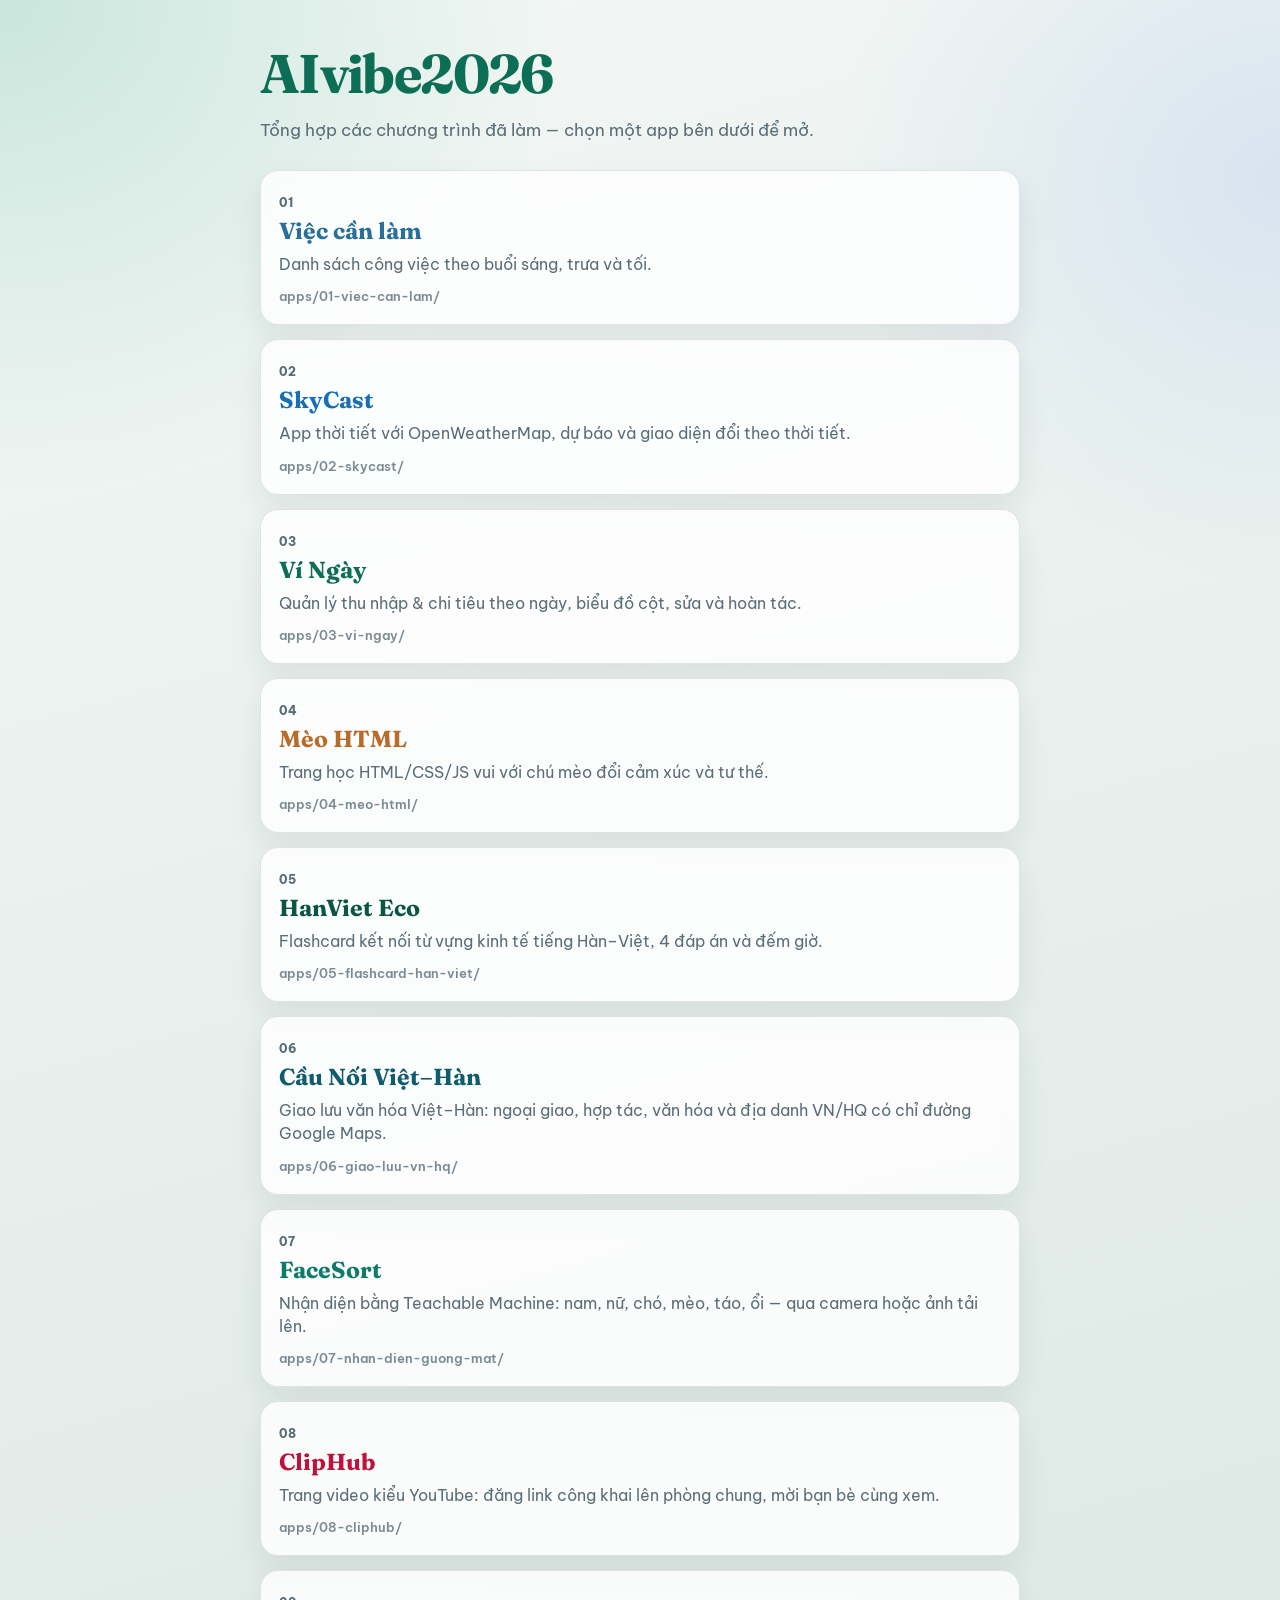
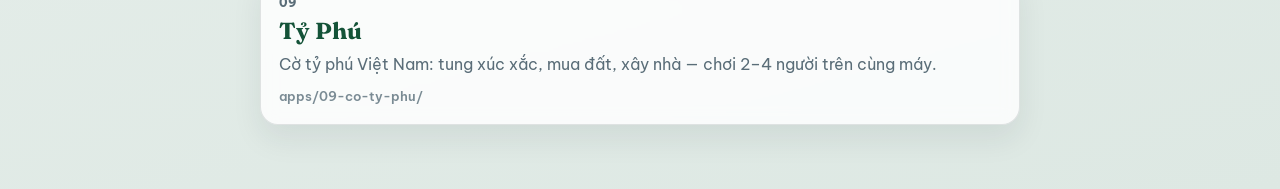
<file: index.html>
<!DOCTYPE html>
<html lang="vi">
<head>
  <meta charset="UTF-8" />
  <meta name="viewport" content="width=device-width, initial-scale=1.0" />
  <title>AIvibe2026 — Các chương trình</title>
  <link rel="preconnect" href="https://fonts.googleapis.com" />
  <link rel="preconnect" href="https://fonts.gstatic.com" crossorigin />
  <link href="https://fonts.googleapis.com/css2?family=Be+Vietnam+Pro:wght@400;600;700;800&family=Fraunces:opsz,wght@9..144,700&display=swap" rel="stylesheet" />
  <style>
    :root {
      --ink: #1c2a33;
      --soft: #5a6d78;
      --line: rgba(28, 42, 51, 0.12);
      --bg: #eef4f1;
    }

    * { box-sizing: border-box; }

    body {
      margin: 0;
      min-height: 100vh;
      font-family: "Be Vietnam Pro", sans-serif;
      color: var(--ink);
      background:
        radial-gradient(ellipse 80% 50% at 0% 0%, #c9e6dc 0%, transparent 55%),
        radial-gradient(ellipse 70% 45% at 100% 10%, #d7e4f0 0%, transparent 50%),
        linear-gradient(165deg, #f3f7f5 0%, #dde8e3 100%);
      padding: 40px 18px 64px;
    }

    main {
      max-width: 760px;
      margin: 0 auto;
    }

    .brand {
      margin: 0;
      font-family: "Fraunces", Georgia, serif;
      font-size: clamp(2.4rem, 7vw, 3.4rem);
      letter-spacing: -0.03em;
      color: #0d6e56;
    }

    .lead {
      margin: 10px 0 28px;
      color: var(--soft);
      font-size: 1.05rem;
      line-height: 1.5;
    }

    .grid {
      display: grid;
      gap: 14px;
    }

    a.card {
      display: block;
      text-decoration: none;
      color: inherit;
      padding: 20px 18px;
      border-radius: 18px;
      border: 1px solid var(--line);
      background: rgba(255, 255, 255, 0.82);
      box-shadow: 0 14px 30px rgba(28, 42, 51, 0.08);
      backdrop-filter: blur(8px);
      transition: transform 0.18s ease, box-shadow 0.18s ease;
      animation: up 0.5s ease both;
    }

    a.card:nth-child(1) { animation-delay: 0.05s; }
    a.card:nth-child(2) { animation-delay: 0.1s; }
    a.card:nth-child(3) { animation-delay: 0.15s; }
    a.card:nth-child(4) { animation-delay: 0.2s; }
    a.card:nth-child(5) { animation-delay: 0.25s; }
    a.card:nth-child(6) { animation-delay: 0.3s; }
    a.card:nth-child(7) { animation-delay: 0.35s; }
    a.card:nth-child(8) { animation-delay: 0.4s; }
    a.card:nth-child(9) { animation-delay: 0.45s; }

    a.card:hover {
      transform: translateY(-3px);
      box-shadow: 0 18px 36px rgba(28, 42, 51, 0.12);
    }

    .num {
      display: inline-block;
      font-size: 0.78rem;
      font-weight: 800;
      letter-spacing: 0.04em;
      text-transform: uppercase;
      color: var(--soft);
      margin-bottom: 6px;
    }

    .card h2 {
      margin: 0;
      font-family: "Fraunces", Georgia, serif;
      font-size: 1.45rem;
    }

    .card p {
      margin: 8px 0 0;
      color: var(--soft);
      line-height: 1.45;
    }

    .card.c1 h2 { color: #2a6f97; }
    .card.c2 h2 { color: #1570b8; }
    .card.c3 h2 { color: #0d6e56; }
    .card.c4 h2 { color: #b86b2a; }
    .card.c5 h2 { color: #0a5543; }
    .card.c6 h2 { color: #0f5c6e; }
    .card.c7 h2 { color: #0d7a6a; }
    .card.c8 h2 { color: #be123c; }
    .card.c9 h2 { color: #145338; }

    .path {
      margin-top: 12px;
      font-size: 0.82rem;
      font-weight: 600;
      color: #7a8b94;
    }

    @keyframes up {
      from { opacity: 0; transform: translateY(12px); }
      to { opacity: 1; transform: translateY(0); }
    }
  </style>
</head>
<body>
  <main>
    <h1 class="brand">AIvibe2026</h1>
    <p class="lead">Tổng hợp các chương trình đã làm — chọn một app bên dưới để mở.</p>

    <div class="grid">
      <a class="card c1" href="apps/01-viec-can-lam/index.html">
        <span class="num">01</span>
        <h2>Việc cần làm</h2>
        <p>Danh sách công việc theo buổi sáng, trưa và tối.</p>
        <div class="path">apps/01-viec-can-lam/</div>
      </a>

      <a class="card c2" href="apps/02-skycast/index.html">
        <span class="num">02</span>
        <h2>SkyCast</h2>
        <p>App thời tiết với OpenWeatherMap, dự báo và giao diện đổi theo thời tiết.</p>
        <div class="path">apps/02-skycast/</div>
      </a>

      <a class="card c3" href="apps/03-vi-ngay/index.html">
        <span class="num">03</span>
        <h2>Ví Ngày</h2>
        <p>Quản lý thu nhập &amp; chi tiêu theo ngày, biểu đồ cột, sửa và hoàn tác.</p>
        <div class="path">apps/03-vi-ngay/</div>
      </a>

      <a class="card c4" href="apps/04-meo-html/index.html">
        <span class="num">04</span>
        <h2>Mèo HTML</h2>
        <p>Trang học HTML/CSS/JS vui với chú mèo đổi cảm xúc và tư thế.</p>
        <div class="path">apps/04-meo-html/</div>
      </a>

      <a class="card c5" href="apps/05-flashcard-han-viet/index.html">
        <span class="num">05</span>
        <h2>HanViet Eco</h2>
        <p>Flashcard kết nối từ vựng kinh tế tiếng Hàn–Việt, 4 đáp án và đếm giờ.</p>
        <div class="path">apps/05-flashcard-han-viet/</div>
      </a>

      <a class="card c6" href="apps/06-giao-luu-vn-hq/index.html">
        <span class="num">06</span>
        <h2>Cầu Nối Việt–Hàn</h2>
        <p>Giao lưu văn hóa Việt–Hàn: ngoại giao, hợp tác, văn hóa và địa danh VN/HQ có chỉ đường Google Maps.</p>
        <div class="path">apps/06-giao-luu-vn-hq/</div>
      </a>

      <a class="card c7" href="apps/07-nhan-dien-guong-mat/index.html">
        <span class="num">07</span>
        <h2>FaceSort</h2>
        <p>Nhận diện bằng Teachable Machine: nam, nữ, chó, mèo, táo, ổi — qua camera hoặc ảnh tải lên.</p>
        <div class="path">apps/07-nhan-dien-guong-mat/</div>
      </a>

      <a class="card c8" href="apps/08-cliphub/index.html">
        <span class="num">08</span>
        <h2>ClipHub</h2>
        <p>Trang video kiểu YouTube: đăng link công khai lên phòng chung, mời bạn bè cùng xem.</p>
        <div class="path">apps/08-cliphub/</div>
      </a>

      <a class="card c9" href="apps/09-co-ty-phu/index.html">
        <span class="num">09</span>
        <h2>Tỷ Phú</h2>
        <p>Cờ tỷ phú Việt Nam: tung xúc xắc, mua đất, xây nhà — chơi 2–4 người trên cùng máy.</p>
        <div class="path">apps/09-co-ty-phu/</div>
      </a>
    </div>
  </main>
</body>
</html>
</file>
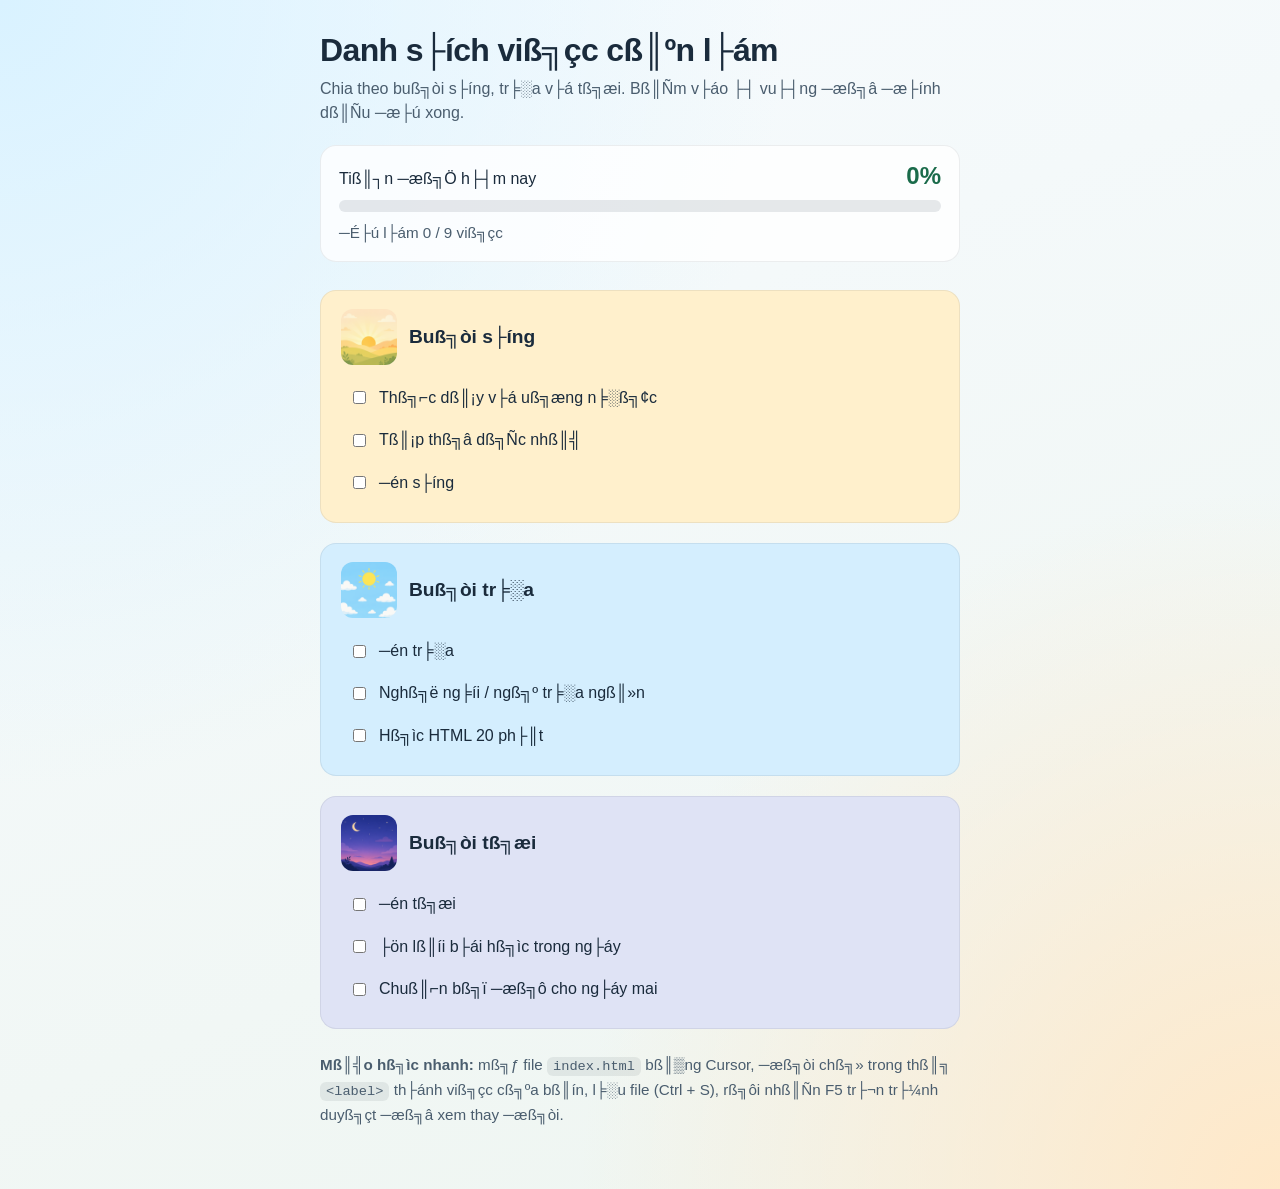
<file: apps/01-viec-can-lam/index.html>
<!DOCTYPE html>
<html lang="vi">
<head>
  <!-- Phß║ºn head: th├┤ng tin trang (kh├┤ng hiß╗çn tr├¬n m├án h├¼nh) -->
  <meta charset="UTF-8" />
  <meta name="viewport" content="width=device-width, initial-scale=1.0" />
  <title>Danh s├ích viß╗çc cß║ºn l├ám</title>
  <style>
    /* CSS = trang tr├¡ giao diß╗çn. Bß║ín sß║╜ hß╗ìc kß╗╣ h╞ín sau. */
    * {
      box-sizing: border-box;
    }

    body {
      margin: 0;
      min-height: 100vh;
      font-family: "Segoe UI", Tahoma, sans-serif;
      color: #1a2b3c;
      background:
        radial-gradient(circle at top left, #d9f2ff 0%, transparent 45%),
        radial-gradient(circle at bottom right, #ffe8c8 0%, transparent 40%),
        linear-gradient(160deg, #f7fbff, #eef5f0);
      padding: 32px 16px 48px;
    }

    main {
      max-width: 640px;
      margin: 0 auto;
    }

    h1 {
      margin: 0 0 8px;
      font-size: 2rem;
      letter-spacing: -0.02em;
    }

    .subtitle {
      margin: 0 0 20px;
      color: #4a5d6e;
      line-height: 1.5;
    }

    /* Khß╗æi hiß╗ân thß╗ï phß║ºn tr─âm ho├án th├ánh */
    .progress-box {
      margin: 0 0 28px;
      padding: 16px 18px;
      background: rgba(255, 255, 255, 0.78);
      border: 1px solid rgba(26, 43, 60, 0.08);
      border-radius: 16px;
    }

    .progress-text {
      display: flex;
      justify-content: space-between;
      align-items: baseline;
      margin-bottom: 10px;
      gap: 12px;
    }

    .progress-text strong {
      font-size: 1.5rem;
      color: #1a6b4a;
    }

    .progress-bar {
      height: 12px;
      background: rgba(26, 43, 60, 0.1);
      border-radius: 999px;
      overflow: hidden;
    }

    .progress-fill {
      height: 100%;
      width: 0%;
      background: linear-gradient(90deg, #3cb371, #1a6b4a);
      border-radius: 999px;
      transition: width 0.25s ease;
    }

    section {
      margin-bottom: 20px;
      padding: 18px 20px;
      border: 1px solid rgba(26, 43, 60, 0.08);
      border-radius: 16px;
    }

    /* Mß╗ùi buß╗òi mß╗Öt m├áu nß╗ün ri├¬ng */
    .buoi-sang {
      background: #fff0cc;
    }

    .buoi-trua {
      background: #d4eefe;
    }

    .buoi-toi {
      background: #dfe3f5;
    }

    h2 {
      margin: 0;
      font-size: 1.2rem;
    }

    /* Ti├¬u ─æß╗ü + h├¼nh minh hß╗ìa cß║ính nhau */
    .tieu-de-buoi {
      display: flex;
      align-items: center;
      gap: 12px;
      margin-bottom: 12px;
    }

    .tieu-de-buoi img {
      width: 56px;
      height: 56px;
      object-fit: cover;
      border-radius: 12px;
      flex-shrink: 0;
    }

    ul {
      list-style: none;
      margin: 0;
      padding: 0;
    }

    li {
      display: flex;
      align-items: center;
      gap: 10px;
      padding: 10px 12px;
      margin: 0 -4px;
      border-radius: 10px;
      transition: background 0.2s ease;
    }

    label {
      cursor: pointer;
      line-height: 1.4;
    }

    /* Khi tick: cß║ú d├▓ng t├┤ x├ím */
    li:has(input[type="checkbox"]:checked) {
      background: #d5d9de;
    }

    input[type="checkbox"]:checked + label {
      color: #6a7580;
    }

    .tip {
      margin-top: 24px;
      font-size: 0.95rem;
      color: #4a5d6e;
      line-height: 1.6;
    }

    code {
      background: rgba(26, 43, 60, 0.08);
      padding: 2px 6px;
      border-radius: 6px;
      font-size: 0.9em;
    }
  </style>
</head>
<body>
  <!-- Phß║ºn body: nß╗Öi dung bß║ín nh├¼n thß║Ñy tr├¬n tr├¼nh duyß╗çt -->
  <main>
    <h1>Danh s├ích viß╗çc cß║ºn l├ám</h1>
    <p class="subtitle">Chia theo buß╗òi s├íng, tr╞░a v├á tß╗æi. Bß║Ñm v├áo ├┤ vu├┤ng ─æß╗â ─æ├ính dß║Ñu ─æ├ú xong.</p>

    <!-- ├ö phß║ºn tr─âm: JavaScript b├¬n d╞░ß╗¢i sß║╜ cß║¡p nhß║¡t sß╗æ n├áy -->
    <div class="progress-box">
      <div class="progress-text">
        <span>Tiß║┐n ─æß╗Ö h├┤m nay</span>
        <strong id="phan-tram">0%</strong>
      </div>
      <div class="progress-bar" aria-hidden="true">
        <div class="progress-fill" id="thanh-tien-do"></div>
      </div>
      <p class="subtitle" style="margin: 10px 0 0; font-size: 0.95rem;" id="chi-tiet">
        ─É├ú l├ám 0 / 9 viß╗çc
      </p>
    </div>

    <!-- section = mß╗Öt khß╗æi nß╗Öi dung. Mß╗ùi buß╗òi l├á mß╗Öt section -->
    <section class="buoi-sang">
      <div class="tieu-de-buoi">
        <!-- img = gß║»n h├¼nh. src = ─æ╞░ß╗¥ng dß║½n file ß║únh -->
        <img src="assets/sang.png" alt="Minh hß╗ìa buß╗òi s├íng" />
        <h2>Buß╗òi s├íng</h2>
      </div>
      <!-- ul = danh s├ích kh├┤ng ─æ├ính sß╗æ. li = tß╗½ng viß╗çc -->
      <ul>
        <li>
          <input type="checkbox" id="sang-1" />
          <label for="sang-1">Thß╗⌐c dß║¡y v├á uß╗æng n╞░ß╗¢c</label>
        </li>
        <li>
          <input type="checkbox" id="sang-2" />
          <label for="sang-2">Tß║¡p thß╗â dß╗Ñc nhß║╣</label>
        </li>
        <li>
          <input type="checkbox" id="sang-3" />
          <label for="sang-3">─én s├íng</label>
        </li>
      </ul>
    </section>

    <section class="buoi-trua">
      <div class="tieu-de-buoi">
        <img src="assets/trua.png" alt="Minh hß╗ìa buß╗òi tr╞░a" />
        <h2>Buß╗òi tr╞░a</h2>
      </div>
      <ul>
        <li>
          <input type="checkbox" id="trua-1" />
          <label for="trua-1">─én tr╞░a</label>
        </li>
        <li>
          <input type="checkbox" id="trua-2" />
          <label for="trua-2">Nghß╗ë ng╞íi / ngß╗º tr╞░a ngß║»n</label>
        </li>
        <li>
          <input type="checkbox" id="trua-3" />
          <label for="trua-3">Hß╗ìc HTML 20 ph├║t</label>
        </li>
      </ul>
    </section>

    <section class="buoi-toi">
      <div class="tieu-de-buoi">
        <img src="assets/toi.png" alt="Minh hß╗ìa buß╗òi tß╗æi" />
        <h2>Buß╗òi tß╗æi</h2>
      </div>
      <ul>
        <li>
          <input type="checkbox" id="toi-1" />
          <label for="toi-1">─én tß╗æi</label>
        </li>
        <li>
          <input type="checkbox" id="toi-2" />
          <label for="toi-2">├ön lß║íi b├ái hß╗ìc trong ng├áy</label>
        </li>
        <li>
          <input type="checkbox" id="toi-3" />
          <label for="toi-3">Chuß║⌐n bß╗ï ─æß╗ô cho ng├áy mai</label>
        </li>
      </ul>
    </section>

    <p class="tip">
      <strong>Mß║╣o hß╗ìc nhanh:</strong> mß╗ƒ file <code>index.html</code> bß║▒ng Cursor,
      ─æß╗òi chß╗» trong thß║╗ <code>&lt;label&gt;</code> th├ánh viß╗çc cß╗ºa bß║ín,
      l╞░u file (Ctrl + S), rß╗ôi nhß║Ñn F5 tr├¬n tr├¼nh duyß╗çt ─æß╗â xem thay ─æß╗òi.
    </p>
  </main>

  <!--
    JavaScript = l├ám trang "sß╗æng": t├¡nh phß║ºn tr─âm khi bß║ín tick viß╗çc.
    C├┤ng thß╗⌐c: (sß╗æ viß╗çc ─æ├ú tick / tß╗òng sß╗æ viß╗çc) ├ù 100
  -->
  <script>
    function capNhatPhanTram() {
      // Lß║Ñy tß║Ñt cß║ú ├┤ checkbox trong trang
      const tatCaViec = document.querySelectorAll('input[type="checkbox"]');
      const tongSo = tatCaViec.length;

      // ─Éß║┐m viß╗çc ─æ├ú tick (checked = true)
      let daLam = 0;
      tatCaViec.forEach(function (o) {
        if (o.checked) {
          daLam = daLam + 1;
        }
      });

      // T├¡nh phß║ºn tr─âm (l├ám tr├▓n sß╗æ nguy├¬n)
      const phanTram = tongSo === 0 ? 0 : Math.round((daLam / tongSo) * 100);

      // Hiß╗ân thß╗ï l├¬n m├án h├¼nh
      document.getElementById("phan-tram").textContent = phanTram + "%";
      document.getElementById("thanh-tien-do").style.width = phanTram + "%";
      document.getElementById("chi-tiet").textContent =
        "─É├ú l├ám " + daLam + " / " + tongSo + " viß╗çc";
    }

    // Mß╗ùi khi tick / bß╗Å tick mß╗Öt viß╗çc ΓåÆ cß║¡p nhß║¡t lß║íi phß║ºn tr─âm
    document.querySelectorAll('input[type="checkbox"]').forEach(function (o) {
      o.addEventListener("change", capNhatPhanTram);
    });

    // Chß║íy 1 lß║ºn khi mß╗ƒ trang
    capNhatPhanTram();
  </script>
</body>
</html>
</file>
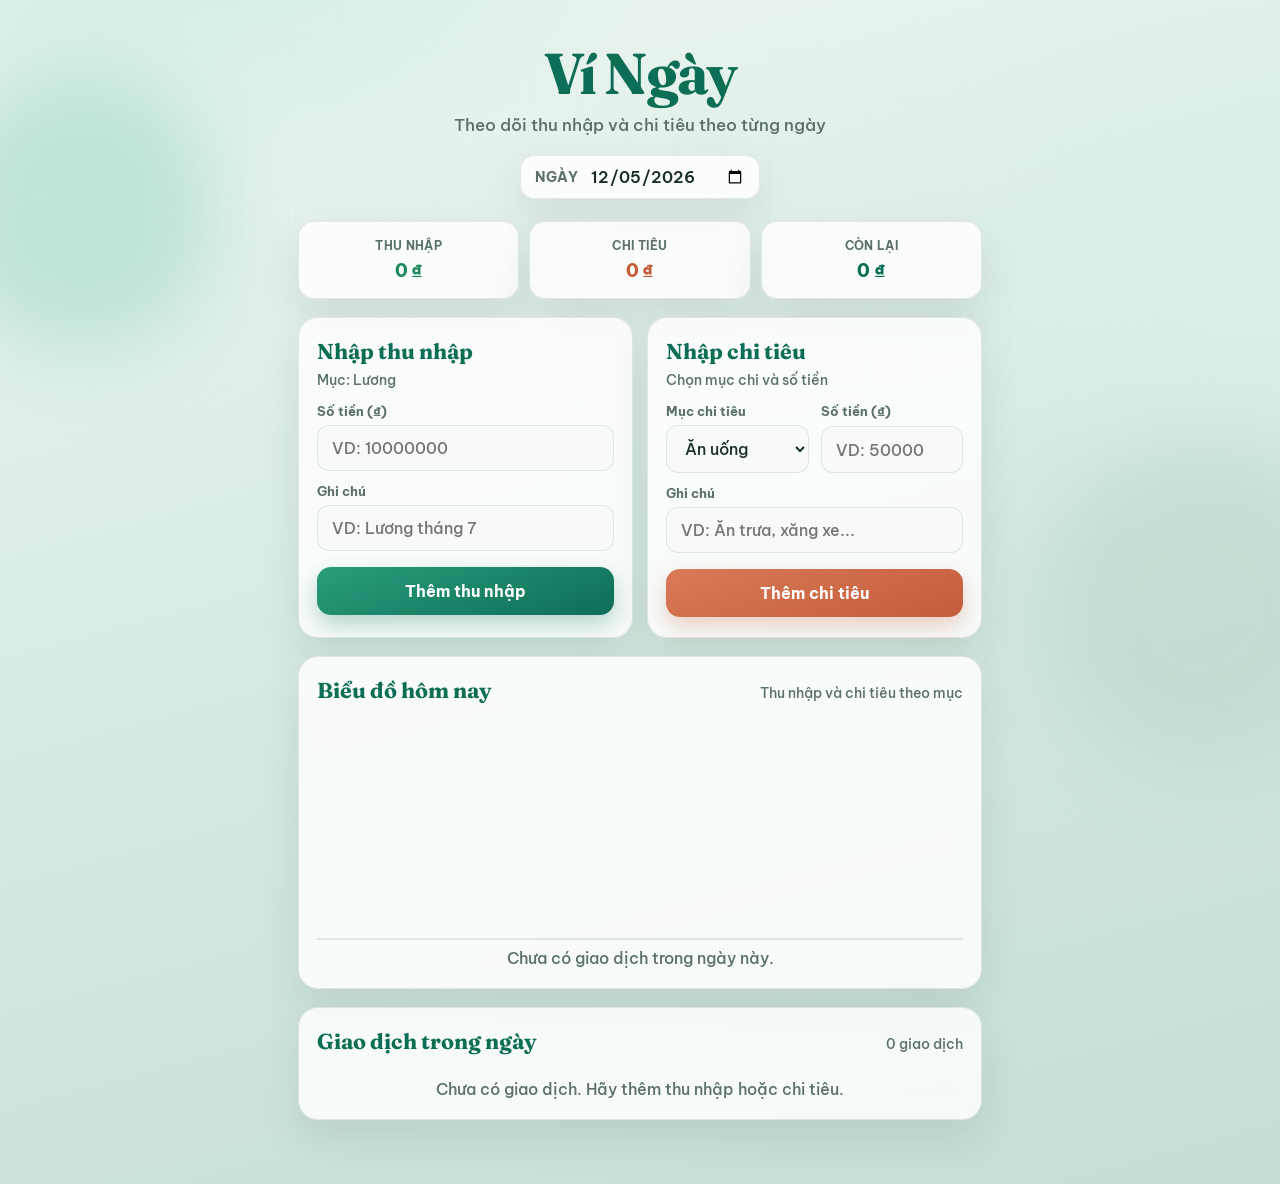
<file: apps/03-vi-ngay/index.html>
<!DOCTYPE html>
<html lang="vi">
<head>
  <meta charset="UTF-8" />
  <meta name="viewport" content="width=device-width, initial-scale=1.0" />
  <title>Ví Ngày — Quản lý chi tiêu thông minh</title>
  <link rel="preconnect" href="https://fonts.googleapis.com" />
  <link rel="preconnect" href="https://fonts.gstatic.com" crossorigin />
  <link href="https://fonts.googleapis.com/css2?family=Be+Vietnam+Pro:wght@400;500;600;700;800&family=Fraunces:opsz,wght@9..144,600;9..144,700&display=swap" rel="stylesheet" />
  <link rel="stylesheet" href="style.css" />
</head>
<body>
  <div class="atmosphere" aria-hidden="true">
    <span class="glow glow-a"></span>
    <span class="glow glow-b"></span>
    <span class="grid-fade"></span>
  </div>

  <main class="app">
    <header class="hero">
      <h1 class="brand">Ví Ngày</h1>
      <p class="lead">Theo dõi thu nhập và chi tiêu theo từng ngày</p>
      <label class="date-field">
        <span>Ngày</span>
        <input type="date" id="selected-date" />
      </label>
    </header>

    <section class="summary" aria-label="Tổng kết ngày">
      <div class="summary-item income">
        <span class="summary-label">Thu nhập</span>
        <strong id="total-income">0 ₫</strong>
      </div>
      <div class="summary-item expense">
        <span class="summary-label">Chi tiêu</span>
        <strong id="total-expense">0 ₫</strong>
      </div>
      <div class="summary-item balance">
        <span class="summary-label">Còn lại</span>
        <strong id="daily-balance">0 ₫</strong>
      </div>
    </section>

    <div class="forms-grid">
      <section class="panel form-panel income-panel" aria-labelledby="income-title">
        <h2 id="income-title">Nhập thu nhập</h2>
        <p class="form-hint">Mục: Lương</p>
        <form id="income-form" class="txn-form">
          <label class="full">
            <span>Số tiền (₫)</span>
            <input type="number" id="income-amount" min="1" step="1" placeholder="VD: 10000000" required />
          </label>
          <label class="full">
            <span>Ghi chú</span>
            <input type="text" id="income-note" maxlength="80" placeholder="VD: Lương tháng 7" />
          </label>
          <div class="form-actions">
            <button type="submit" class="btn-primary btn-income" id="income-submit">Thêm thu nhập</button>
            <button type="button" class="btn-back" id="income-back" hidden>Quay lại</button>
          </div>
        </form>
      </section>

      <section class="panel form-panel expense-panel" aria-labelledby="expense-title">
        <h2 id="expense-title">Nhập chi tiêu</h2>
        <p class="form-hint">Chọn mục chi và số tiền</p>
        <form id="expense-form" class="txn-form">
          <label>
            <span>Mục chi tiêu</span>
            <select id="expense-category" required>
              <option value="an-uong">Ăn uống</option>
              <option value="di-chuyen">Di chuyển</option>
              <option value="mua-sam">Mua sắm</option>
              <option value="khac">Khác</option>
            </select>
          </label>
          <label>
            <span>Số tiền (₫)</span>
            <input type="number" id="expense-amount" min="1" step="1" placeholder="VD: 50000" required />
          </label>
          <label class="full">
            <span>Ghi chú</span>
            <input type="text" id="expense-note" maxlength="80" placeholder="VD: Ăn trưa, xăng xe..." />
          </label>
          <div class="form-actions">
            <button type="submit" class="btn-primary btn-expense" id="expense-submit">Thêm chi tiêu</button>
            <button type="button" class="btn-back" id="expense-back" hidden>Quay lại</button>
          </div>
        </form>
      </section>
    </div>

    <section class="panel chart-panel" aria-labelledby="chart-title">
      <div class="panel-head">
        <h2 id="chart-title">Biểu đồ hôm nay</h2>
        <p id="chart-subtitle">Thu nhập và chi tiêu theo mục</p>
      </div>
      <div class="chart" id="expense-chart" role="img" aria-label="Biểu đồ cột thu nhập và chi tiêu theo mục"></div>
      <p class="chart-empty" id="chart-empty" hidden>Chưa có giao dịch trong ngày này.</p>
    </section>

    <section class="panel list-panel" aria-labelledby="list-title">
      <div class="panel-head">
        <h2 id="list-title">Giao dịch trong ngày</h2>
        <div class="list-tools">
          <p id="list-count">0 giao dịch</p>
          <button type="button" class="btn-undo" id="undo-btn" hidden>Hoàn tác</button>
        </div>
      </div>
      <p class="edit-banner" id="edit-banner" hidden>Đang sửa giao dịch — chỉnh số liệu rồi nhấn Lưu, hoặc Quay lại để hủy.</p>
      <ul class="txn-list" id="transaction-list"></ul>
      <p class="list-empty" id="list-empty">Chưa có giao dịch. Hãy thêm thu nhập hoặc chi tiêu.</p>
    </section>
  </main>

  <script src="script.js"></script>
</body>
</html>
</file>
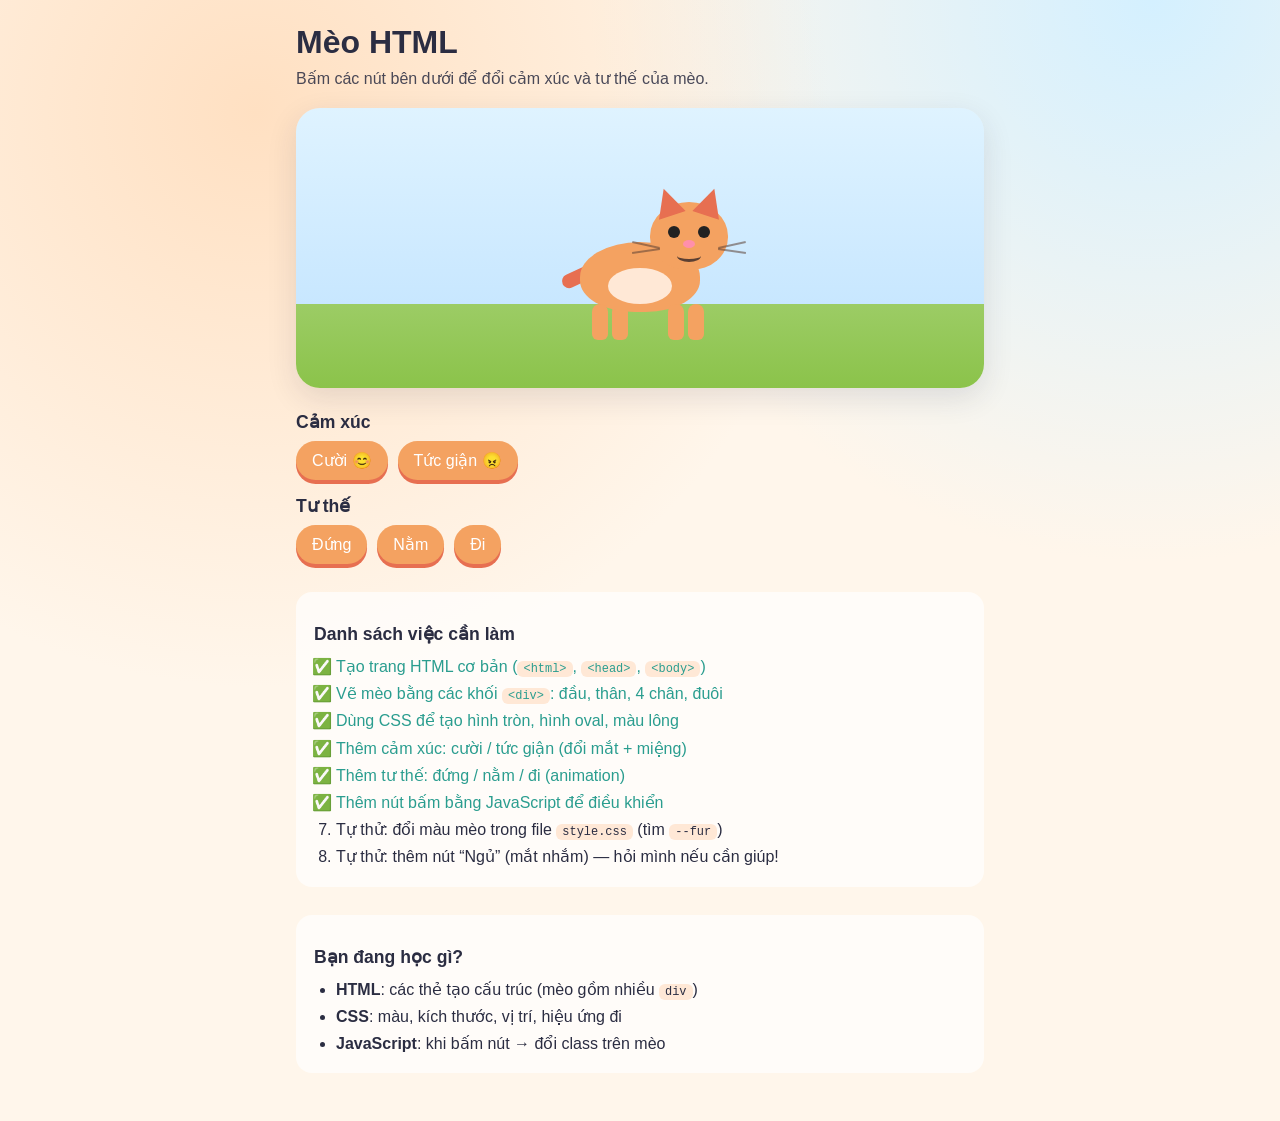
<file: apps/04-meo-html/index.html>
<!DOCTYPE html>
<html lang="vi">
<head>
  <meta charset="UTF-8" />
  <meta name="viewport" content="width=device-width, initial-scale=1.0" />
  <title>Mèo HTML của tôi</title>
  <link rel="stylesheet" href="style.css" />
</head>
<body>
  <!--
    CHÀO BẠN MỚI HỌC LẬP TRÌNH!
    --------------------------------
    HTML = khung xương trang web (các thẻ như <div>, <button>)
    CSS  = trang điểm / hình dạng / màu sắc / chuyển động
    JS   = hành vi khi bấm nút

    File này = HTML. File style.css = CSS. Phần <script> cuối trang = JS.
  -->

  <main class="page">
    <header class="header">
      <h1>Mèo HTML</h1>
      <p>Bấm các nút bên dưới để đổi cảm xúc và tư thế của mèo.</p>
    </header>

    <!-- Khu vực sân chơi chứa chú mèo -->
    <section class="stage" aria-label="Sân chơi của mèo">
      <div id="cat" class="cat mood-smile pose-stand" aria-label="Con mèo">
        <!-- Đuôi -->
        <div class="tail"></div>

        <!-- Thân mình -->
        <div class="body">
          <div class="belly"></div>
        </div>

        <!-- Đầu + mặt -->
        <div class="head">
          <div class="ear ear-left"></div>
          <div class="ear ear-right"></div>
          <div class="face">
            <div class="eye eye-left"></div>
            <div class="eye eye-right"></div>
            <div class="nose"></div>
            <div class="mouth"></div>
            <div class="whisker whisker-l1"></div>
            <div class="whisker whisker-l2"></div>
            <div class="whisker whisker-r1"></div>
            <div class="whisker whisker-r2"></div>
          </div>
        </div>

        <!-- 4 chân -->
        <div class="leg leg-front-left"></div>
        <div class="leg leg-front-right"></div>
        <div class="leg leg-back-left"></div>
        <div class="leg leg-back-right"></div>
      </div>
    </section>

    <!-- Nút điều khiển -->
    <section class="controls" aria-label="Điều khiển mèo">
      <h2>Cảm xúc</h2>
      <div class="btn-row">
        <button type="button" data-mood="smile">Cười 😊</button>
        <button type="button" data-mood="angry">Tức giận 😠</button>
      </div>

      <h2>Tư thế</h2>
      <div class="btn-row">
        <button type="button" data-pose="stand">Đứng</button>
        <button type="button" data-pose="lie">Nằm</button>
        <button type="button" data-pose="walk">Đi</button>
      </div>
    </section>

    <!-- Checklist học tập -->
    <section class="todo" aria-label="Việc cần làm">
      <h2>Danh sách việc cần làm</h2>
      <ol>
        <li class="done">Tạo trang HTML cơ bản (<code>&lt;html&gt;</code>, <code>&lt;head&gt;</code>, <code>&lt;body&gt;</code>)</li>
        <li class="done">Vẽ mèo bằng các khối <code>&lt;div&gt;</code>: đầu, thân, 4 chân, đuôi</li>
        <li class="done">Dùng CSS để tạo hình tròn, hình oval, màu lông</li>
        <li class="done">Thêm cảm xúc: cười / tức giận (đổi mắt + miệng)</li>
        <li class="done">Thêm tư thế: đứng / nằm / đi (animation)</li>
        <li class="done">Thêm nút bấm bằng JavaScript để điều khiển</li>
        <li>Tự thử: đổi màu mèo trong file <code>style.css</code> (tìm <code>--fur</code>)</li>
        <li>Tự thử: thêm nút “Ngủ” (mắt nhắm) — hỏi mình nếu cần giúp!</li>
      </ol>
    </section>

    <section class="learn">
      <h2>Bạn đang học gì?</h2>
      <ul>
        <li><strong>HTML</strong>: các thẻ tạo cấu trúc (mèo gồm nhiều <code>div</code>)</li>
        <li><strong>CSS</strong>: màu, kích thước, vị trí, hiệu ứng đi</li>
        <li><strong>JavaScript</strong>: khi bấm nút → đổi class trên mèo</li>
      </ul>
    </section>
  </main>

  <script>
    // Lấy phần tử mèo theo id="cat"
    const cat = document.getElementById("cat");

    // Tất cả nút cảm xúc
    document.querySelectorAll("[data-mood]").forEach((btn) => {
      btn.addEventListener("click", () => {
        // Xóa class cảm xúc cũ
        cat.classList.remove("mood-smile", "mood-angry");
        // Thêm class mới, ví dụ mood-smile
        cat.classList.add("mood-" + btn.dataset.mood);
      });
    });

    // Tất cả nút tư thế
    document.querySelectorAll("[data-pose]").forEach((btn) => {
      btn.addEventListener("click", () => {
        cat.classList.remove("pose-stand", "pose-lie", "pose-walk");
        cat.classList.add("pose-" + btn.dataset.pose);
      });
    });
  </script>
</body>
</html>
</file>
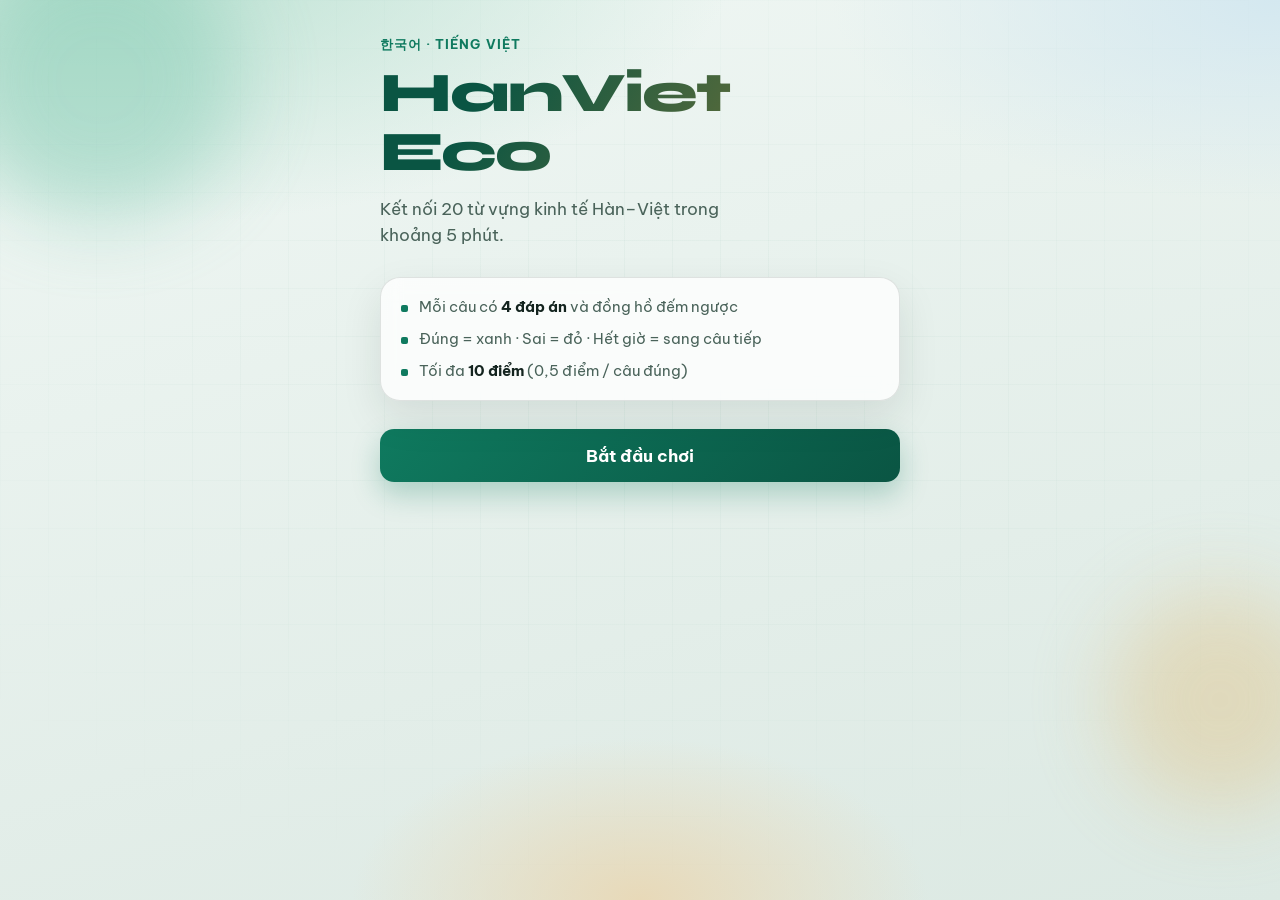
<file: apps/05-flashcard-han-viet/index.html>
<!DOCTYPE html>
<html lang="vi">
<head>
  <meta charset="UTF-8" />
  <meta name="viewport" content="width=device-width, initial-scale=1.0" />
  <title>HanViet Eco — Flashcard Kinh tế</title>
  <link rel="preconnect" href="https://fonts.googleapis.com" />
  <link rel="preconnect" href="https://fonts.gstatic.com" crossorigin />
  <link href="https://fonts.googleapis.com/css2?family=Be+Vietnam+Pro:wght@400;500;600;700;800&family=Noto+Sans+KR:wght@500;700;900&family=Syne:wght@700;800&display=swap" rel="stylesheet" />
  <link rel="stylesheet" href="style.css" />
</head>
<body>
  <div class="atmosphere" aria-hidden="true">
    <span class="orb orb-a"></span>
    <span class="orb orb-b"></span>
    <span class="mesh"></span>
  </div>

  <main class="app">
    <!-- START -->
    <section id="screen-start" class="screen active">
      <header class="hero">
        <p class="lang-pair">한국어 · Tiếng Việt</p>
        <h1 class="brand">HanViet Eco</h1>
        <p class="lead">Kết nối 20 từ vựng kinh tế Hàn–Việt trong khoảng 5 phút.</p>
      </header>

      <ul class="rules">
        <li>Mỗi câu có <strong>4 đáp án</strong> và đồng hồ đếm ngược</li>
        <li>Đúng = xanh · Sai = đỏ · Hết giờ = sang câu tiếp</li>
        <li>Tối đa <strong>10 điểm</strong> (0,5 điểm / câu đúng)</li>
      </ul>

      <button type="button" id="btn-start" class="btn primary">Bắt đầu chơi</button>
    </section>

    <!-- PLAY -->
    <section id="screen-play" class="screen" hidden>
      <div class="hud">
        <div class="hud-item">
          <span class="hud-label">Câu</span>
          <strong id="q-progress">1 / 20</strong>
        </div>
        <div class="hud-item score-hud">
          <span class="hud-label">Điểm</span>
          <strong id="score-live">0</strong>
        </div>
        <div class="timer-wrap" aria-live="polite">
          <svg class="timer-ring" viewBox="0 0 40 40" aria-hidden="true">
            <circle class="timer-track" cx="20" cy="20" r="16" />
            <circle id="timer-progress" class="timer-progress" cx="20" cy="20" r="16" />
          </svg>
          <span id="timer-text" class="timer-text">15</span>
        </div>
      </div>

      <article class="prompt-card" id="prompt-card">
        <p class="prompt-hint" id="prompt-hint">Nghĩa tiếng Việt của từ này là?</p>
        <h2 class="prompt-word" id="prompt-word">경제</h2>
        <p class="prompt-roman" id="prompt-roman">gyeongje</p>
      </article>

      <div class="answers" id="answers" role="group" aria-label="Đáp án"></div>

      <p class="feedback" id="feedback" aria-live="assertive"></p>
    </section>

    <!-- RESULT -->
    <section id="screen-result" class="screen" hidden>
      <header class="result-hero">
        <p class="result-kicker">Kết quả</p>
        <h2 class="brand result-brand">HanViet Eco</h2>
        <p class="result-title" id="result-title">Hoàn thành!</p>
      </header>

      <div class="result-score-block">
        <span class="result-score" id="result-score">0</span>
        <span class="result-max">/ 10</span>
      </div>

      <p class="result-detail" id="result-detail"></p>

      <div class="result-actions">
        <button type="button" id="btn-retry" class="btn primary">Chơi lại</button>
        <button type="button" id="btn-home" class="btn ghost">Về màn hình chính</button>
      </div>
    </section>
  </main>

  <div id="burst" class="burst" aria-hidden="true"></div>
  <div id="fx-layer" class="fx-layer" aria-hidden="true"></div>
  <script src="script.js"></script>
</body>
</html>
</file>
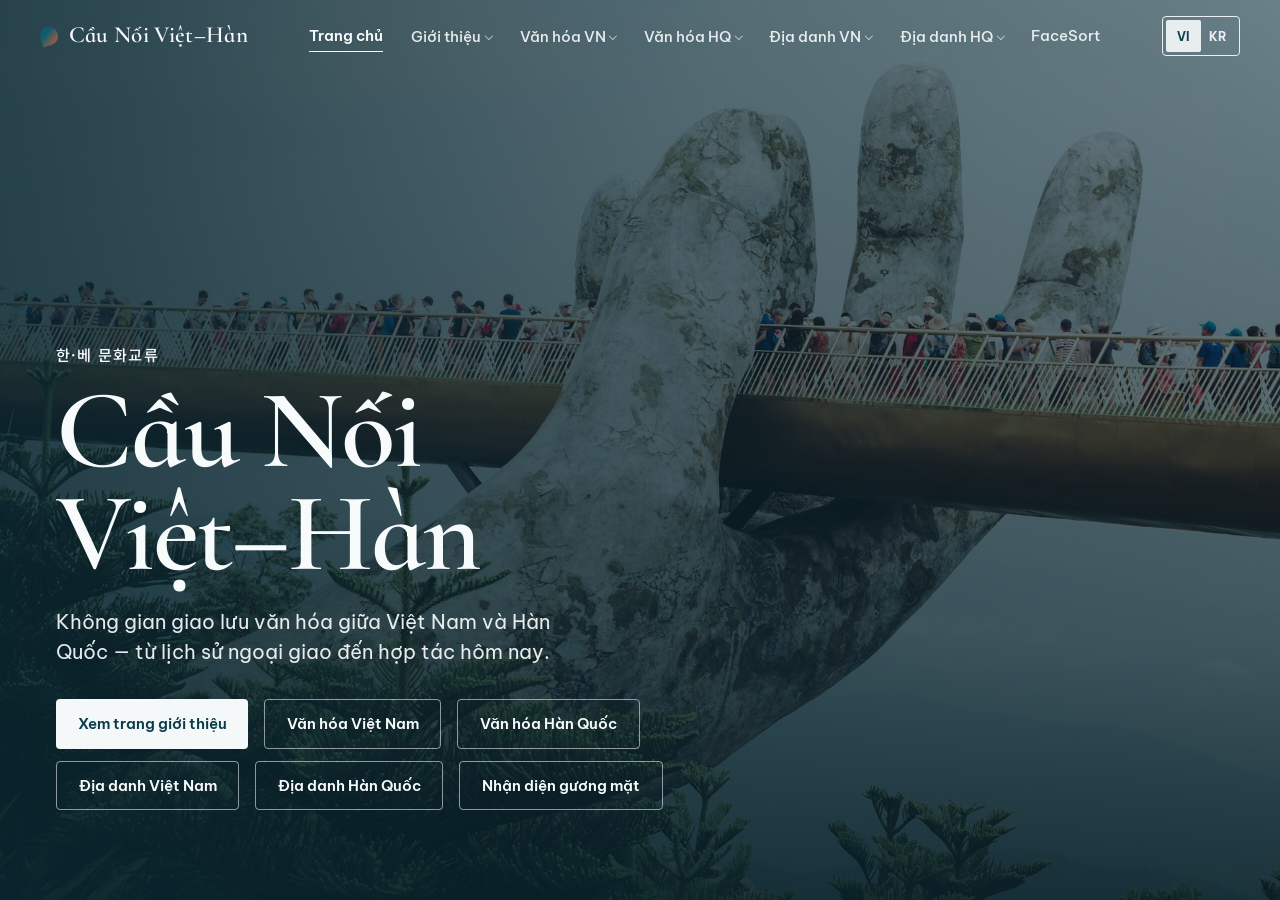
<file: apps/06-giao-luu-vn-hq/index.html>
﻿<!DOCTYPE html>
<html lang="vi">
<head>
  <meta charset="UTF-8" />
  <meta name="viewport" content="width=device-width, initial-scale=1.0" />
  <title>Cầu Nối Việt–Hàn — Giao lưu văn hóa</title>
  <meta name="description" content="Trang giao lưu văn hóa Việt Nam và Hàn Quốc — lịch sử ngoại giao, hợp tác và kết nối nhân dân." />
  <link rel="preconnect" href="https://fonts.googleapis.com" />
  <link rel="preconnect" href="https://fonts.gstatic.com" crossorigin />
  <link href="https://fonts.googleapis.com/css2?family=Be+Vietnam+Pro:wght@400;500;600;700&family=Cormorant+Infant:ital,wght@0,500;0,600;0,700;1,500&family=Noto+Sans+KR:wght@400;500;600&display=swap" rel="stylesheet" />
  <link rel="stylesheet" href="style.css" />
</head>
<body class="page-home" data-title-key="meta.title.home">
  <header class="site-header" id="top">
    <a class="logo" href="index.html">
      <span class="logo-mark" aria-hidden="true"></span>
      <span class="logo-text" data-i18n="brand">Cầu Nối Việt–Hàn</span>
    </a>
    <nav class="nav" data-i18n-aria="nav.main" aria-label="Điều hướng chính">
      <a href="index.html" aria-current="page" data-i18n="nav.home">Trang chủ</a>
      <div class="nav-item has-dropdown">
        <a href="gioi-thieu.html" class="nav-parent" data-i18n="nav.intro">Giới thiệu</a>
        <ul class="nav-dropdown" role="list">
          <li><a href="gioi-thieu.html#ngoai-giao" data-i18n="nav.diplomacy">Ngoại giao</a></li>
          <li><a href="gioi-thieu.html#hop-tac" data-i18n="nav.coop">Hợp tác</a></li>
          <li><a href="gioi-thieu.html#giao-luu" data-i18n="nav.exchange">Giao lưu</a></li>
        </ul>
      </div>
      <div class="nav-item has-dropdown">
        <a href="van-hoa-viet-nam.html" class="nav-parent" data-i18n="nav.culture">Văn hóa VN</a>
        <ul class="nav-dropdown" role="list">
          <li><a href="van-hoa-viet-nam.html#lich-su" data-i18n="toc.history">Lịch sử</a></li>
          <li><a href="van-hoa-viet-nam.html#am-thuc" data-i18n="toc.food">Ẩm thực</a></li>
          <li><a href="van-hoa-viet-nam.html#le-hoi" data-i18n="toc.festival">Lễ hội</a></li>
          <li><a href="van-hoa-viet-nam.html#trang-phuc" data-i18n="toc.costume">Trang phục</a></li>
          <li><a href="van-hoa-viet-nam.html#di-san" data-i18n="toc.heritage">Di sản</a></li>
        </ul>
      </div>
      <div class="nav-item has-dropdown">
        <a href="van-hoa-han-quoc.html" class="nav-parent" data-i18n="nav.cultureKr">Văn hóa HQ</a>
        <ul class="nav-dropdown" role="list">
          <li><a href="van-hoa-han-quoc.html#lich-su" data-i18n="toc.history">Lịch sử</a></li>
          <li><a href="van-hoa-han-quoc.html#am-thuc" data-i18n="toc.food">Ẩm thực</a></li>
          <li><a href="van-hoa-han-quoc.html#le-hoi" data-i18n="toc.festival">Lễ hội</a></li>
          <li><a href="van-hoa-han-quoc.html#trang-phuc" data-i18n="toc.costume">Trang phục</a></li>
          <li><a href="van-hoa-han-quoc.html#di-san" data-i18n="toc.heritage">Di sản</a></li>
        </ul>
      </div>
      <div class="nav-item has-dropdown">
        <a href="dia-danh-viet-nam.html" class="nav-parent" data-i18n="nav.places">Địa danh VN</a>
        <ul class="nav-dropdown" role="list">
          <li><a href="dia-danh-viet-nam.html#hoian" data-i18n="place.nav.hoian">Hội An</a></li>
          <li><a href="dia-danh-viet-nam.html#banahill" data-i18n="place.nav.banahill">Cầu Vàng</a></li>
          <li><a href="dia-danh-viet-nam.html#hanoi" data-i18n="place.nav.hanoi">Hà Nội</a></li>
          <li><a href="dia-danh-viet-nam.html#sapa" data-i18n="place.nav.sapa">Ruộng bậc thang</a></li>
          <li><a href="dia-danh-viet-nam.html#taxua" data-i18n="place.nav.taxua">Tà Xùa</a></li>
          <li><a href="dia-danh-viet-nam.html#hue" data-i18n="place.nav.hue">Huế</a></li>
        </ul>
      </div>
      <div class="nav-item has-dropdown">
        <a href="dia-danh-han-quoc.html" class="nav-parent" data-i18n="nav.placesKr">Địa danh HQ</a>
        <ul class="nav-dropdown" role="list">
          <li><a href="dia-danh-han-quoc.html#gyeongbok" data-i18n="placeKr.nav.gyeongbok">Gyeongbokgung</a></li>
          <li><a href="dia-danh-han-quoc.html#bukchon" data-i18n="placeKr.nav.bukchon">Bukchon</a></li>
          <li><a href="dia-danh-han-quoc.html#nseoul" data-i18n="placeKr.nav.nseoul">N Seoul Tower</a></li>
          <li><a href="dia-danh-han-quoc.html#busan" data-i18n="placeKr.nav.busan">Busan</a></li>
          <li><a href="dia-danh-han-quoc.html#jeju" data-i18n="placeKr.nav.jeju">Jeju</a></li>
          <li><a href="dia-danh-han-quoc.html#gyeongju" data-i18n="placeKr.nav.gyeongju">Gyeongju</a></li>
        </ul>
      </div>
      <a href="../07-nhan-dien-guong-mat/index.html" data-i18n="nav.facesort">FaceSort</a>
    </nav>
    <div class="header-tools">
      <div class="lang-switch" role="group" data-i18n-aria="lang.label" aria-label="Chọn ngôn ngữ">
        <button type="button" data-lang="vi" aria-pressed="true">VI</button>
        <button type="button" data-lang="ko" aria-pressed="false">KR</button>
      </div>
      <button class="nav-toggle" type="button" data-i18n-aria="nav.open" aria-label="Mở menu" aria-expanded="false">
        <span></span><span></span>
      </button>
    </div>
  </header>

  <main>
    <section class="hero" aria-labelledby="hero-brand">
      <div class="hero-media" aria-hidden="true">
        <img
          src="assets/hero-hoi-an.jpg"
          data-i18n-alt="home.hero.alt"
          alt="Cầu Vàng tại Bà Nà Hills, Đà Nẵng"
          width="2000"
          height="1333"
        />
        <div class="hero-veil"></div>
      </div>

      <div class="hero-content">
        <p class="hero-ko" lang="ko" data-i18n="home.kicker">한·베 문화교류</p>
        <h1 id="hero-brand" class="hero-brand" data-i18n="brand">Cầu Nối Việt–Hàn</h1>
        <p class="hero-lead" data-i18n="home.lead">
          Không gian giao lưu văn hóa giữa Việt Nam và Hàn Quốc —
          từ lịch sử ngoại giao đến hợp tác hôm nay.
        </p>
        <div class="hero-actions">
          <a class="btn btn-primary" href="gioi-thieu.html" data-i18n="home.cta.intro">Xem trang giới thiệu</a>
          <a class="btn btn-ghost" href="van-hoa-viet-nam.html" data-i18n="home.cta.culture">Văn hóa Việt Nam</a>
          <a class="btn btn-ghost" href="van-hoa-han-quoc.html" data-i18n="home.cta.cultureKr">Văn hóa Hàn Quốc</a>
          <a class="btn btn-ghost" href="dia-danh-viet-nam.html" data-i18n="home.cta.places">Địa danh Việt Nam</a>
          <a class="btn btn-ghost" href="dia-danh-han-quoc.html" data-i18n="home.cta.placesKr">Địa danh Hàn Quốc</a>
          <a class="btn btn-ghost" href="../07-nhan-dien-guong-mat/index.html" data-i18n="home.cta.facesort">Nhận diện gương mặt</a>
        </div>
      </div>
    </section>
  </main>

  <script src="i18n.js"></script>
  <script src="script.js"></script>
</body>
</html>
</file>
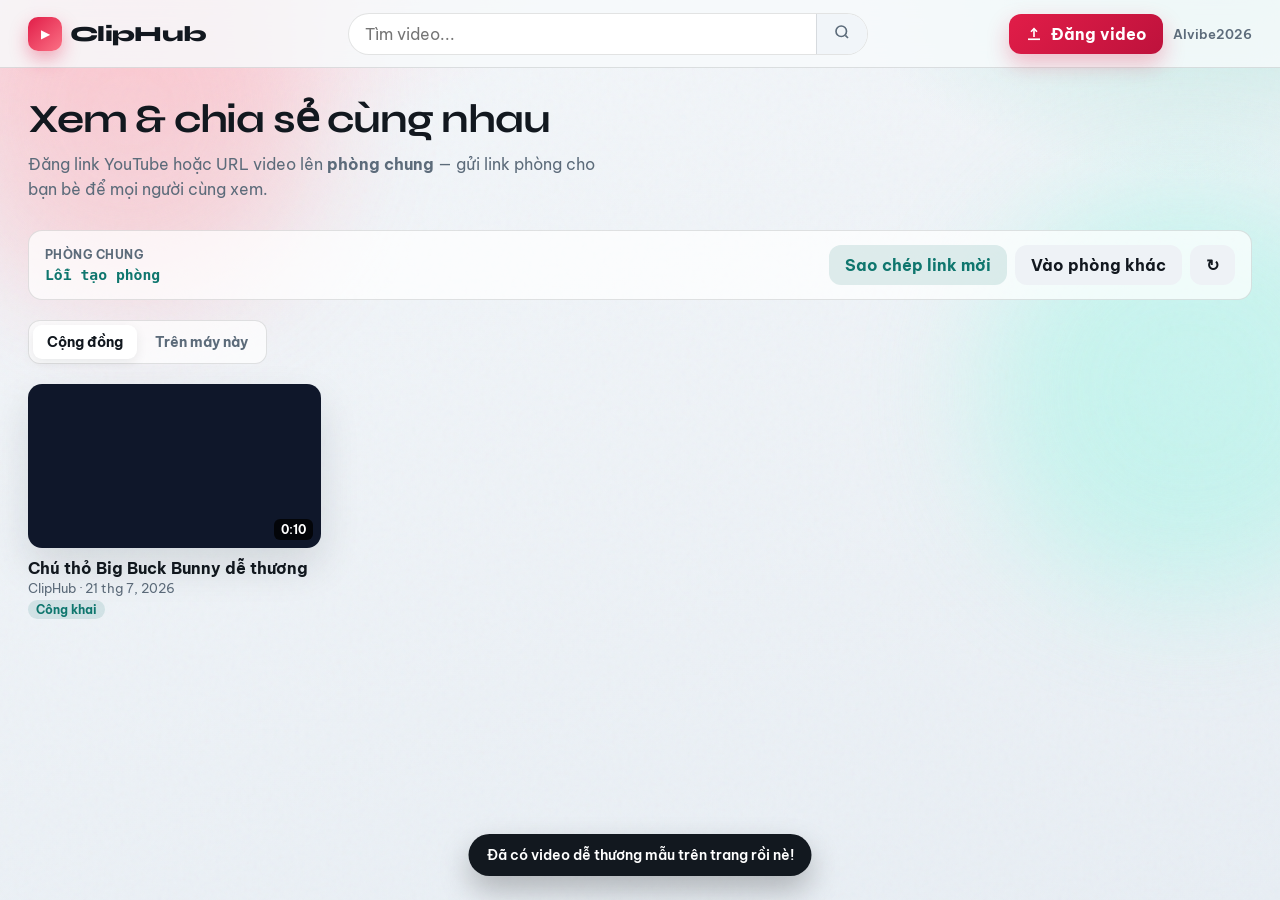
<file: apps/08-cliphub/index.html>
<!DOCTYPE html>
<html lang="vi">
<head>
  <meta charset="UTF-8" />
  <meta name="viewport" content="width=device-width, initial-scale=1.0" />
  <title>ClipHub — Chia sẻ video cùng mọi người</title>
  <link rel="preconnect" href="https://fonts.googleapis.com" />
  <link rel="preconnect" href="https://fonts.gstatic.com" crossorigin />
  <link href="https://fonts.googleapis.com/css2?family=Be+Vietnam+Pro:wght@400;500;600;700;800&family=Syne:wght@700;800&display=swap" rel="stylesheet" />
  <link rel="stylesheet" href="style.css" />
</head>
<body>
  <div class="atmosphere" aria-hidden="true">
    <span class="glow glow-a"></span>
    <span class="glow glow-b"></span>
    <span class="grain"></span>
  </div>

  <header class="topbar">
    <a class="brand" href="#" id="logo-home" aria-label="ClipHub trang chủ">
      <span class="brand-mark" aria-hidden="true">▶</span>
      <span class="brand-text">ClipHub</span>
    </a>

    <form class="search" id="search-form" role="search">
      <label class="sr-only" for="search-input">Tìm video</label>
      <input type="search" id="search-input" placeholder="Tìm video..." autocomplete="off" />
      <button type="submit" class="search-btn" aria-label="Tìm kiếm">
        <svg width="18" height="18" viewBox="0 0 24 24" fill="none" stroke="currentColor" stroke-width="2.2" aria-hidden="true">
          <circle cx="11" cy="11" r="7" />
          <path d="M20 20l-3.5-3.5" />
        </svg>
      </button>
    </form>

    <div class="top-actions">
      <button type="button" class="btn btn-upload" id="btn-upload">
        <svg width="18" height="18" viewBox="0 0 24 24" fill="none" stroke="currentColor" stroke-width="2.2" aria-hidden="true">
          <path d="M12 16V5" />
          <path d="M8 9l4-4 4 4" />
          <path d="M4 19h16" />
        </svg>
        Đăng video
      </button>
      <a class="hub-link" href="../../index.html">AIvibe2026</a>
    </div>
  </header>

  <main>
    <section class="view view-home is-active" id="view-home" aria-label="Danh sách video">
      <div class="home-intro reveal">
        <h1 class="home-title">Xem &amp; chia sẻ cùng nhau</h1>
        <p class="home-lead">
          Đăng link YouTube hoặc URL video lên <strong>phòng chung</strong> — gửi link phòng cho bạn bè để mọi người cùng xem.
        </p>
      </div>

      <div class="room-bar reveal" id="room-bar">
        <div class="room-info">
          <span class="room-label">Phòng chung</span>
          <code class="room-code" id="room-code">Đang tạo…</code>
        </div>
        <div class="room-actions">
          <button type="button" class="btn btn-soft" id="btn-copy-room">Sao chép link mời</button>
          <button type="button" class="btn btn-ghost" id="btn-join-room">Vào phòng khác</button>
          <button type="button" class="btn btn-ghost" id="btn-refresh" title="Làm mới">↻</button>
        </div>
      </div>

      <div class="feed-tabs" role="tablist" aria-label="Nguồn video">
        <button type="button" class="feed-tab is-active" id="tab-community" role="tab" aria-selected="true">Cộng đồng</button>
        <button type="button" class="feed-tab" id="tab-local" role="tab" aria-selected="false">Trên máy này</button>
      </div>

      <div class="video-grid" id="video-grid"></div>
      <div class="empty-state" id="home-empty" hidden>
        <p class="empty-title">Chưa có video nào</p>
        <p class="empty-text">Bấm <strong>Đăng video</strong> rồi dán link YouTube để chia sẻ với cả phòng.</p>
      </div>
    </section>

    <section class="view view-watch" id="view-watch" aria-label="Xem video" hidden>
      <div class="watch-layout">
        <div class="watch-main">
          <div class="player-shell" id="player-shell">
            <video id="player" controls playsinline hidden></video>
            <iframe
              id="yt-player"
              title="YouTube player"
              allow="accelerometer; autoplay; clipboard-write; encrypted-media; gyroscope; picture-in-picture; web-share"
              allowfullscreen
              hidden
            ></iframe>

            <div class="player-overlay" id="player-overlay">
              <div class="quality-wrap">
                <button type="button" class="quality-btn" id="btn-quality" aria-haspopup="menu" aria-expanded="false" title="Chất lượng" hidden>
                  <svg width="20" height="20" viewBox="0 0 24 24" fill="currentColor" aria-hidden="true">
                    <path d="M19.14 12.94c.04-.31.06-.63.06-.94s-.02-.63-.06-.94l2.03-1.58a.49.49 0 0 0 .12-.61l-1.92-3.32a.49.49 0 0 0-.59-.22l-2.39.96a7.2 7.2 0 0 0-1.62-.94l-.36-2.54A.48.48 0 0 0 14 3h-4a.48.48 0 0 0-.48.42l-.36 2.54c-.57.23-1.11.54-1.62.94l-2.39-.96a.49.49 0 0 0-.59.22L2.65 9.02a.48.48 0 0 0 .12.61l2.03 1.58c-.04.31-.06.63-.06.94s.02.63.06.94L2.77 14.5a.49.49 0 0 0-.12.61l1.92 3.32c.13.22.4.31.62.22l2.39-.96c.5.4 1.05.72 1.62.94l.36 2.54c.05.24.25.42.48.42h4c.24 0 .44-.18.48-.42l.36-2.54c.57-.23 1.11-.54 1.62-.94l2.39.96c.22.09.49 0 .62-.22l1.92-3.32a.49.49 0 0 0-.12-.61l-2.03-1.58zM12 15.5A3.5 3.5 0 1 1 12 8.5a3.5 3.5 0 0 1 0 7z"/>
                  </svg>
                  <span class="quality-btn-label" id="quality-btn-label">Auto</span>
                </button>
                <div class="quality-menu" id="quality-menu" role="menu" hidden>
                  <p class="quality-menu-title">Chất lượng</p>
                  <div id="quality-menu-list"></div>
                </div>
              </div>
            </div>
          </div>
          <h2 class="watch-title" id="watch-title"></h2>
          <div class="watch-meta">
            <span id="watch-author"></span>
            <span class="dot" aria-hidden="true">·</span>
            <span id="watch-date"></span>
            <span class="dot" aria-hidden="true">·</span>
            <span id="watch-size"></span>
            <button type="button" class="btn-text danger" id="btn-delete">Xóa</button>
          </div>

          <div class="watch-actions" aria-label="Tương tác video">
            <div class="react-group">
              <button type="button" class="react-btn" id="btn-like" aria-pressed="false" title="Thích">
                <svg width="20" height="20" viewBox="0 0 24 24" fill="none" stroke="currentColor" stroke-width="2" aria-hidden="true">
                  <path d="M7 22V11M2 13v7a2 2 0 0 0 2 2h11.28a2 2 0 0 0 1.94-1.52l2.26-9A2 2 0 0 0 17.54 9H13V5a3 3 0 0 0-3-3l-4 9H4a2 2 0 0 0-2 2z"/>
                </svg>
                <span id="like-count">0</span>
              </button>
              <button type="button" class="react-btn" id="btn-dislike" aria-pressed="false" title="Không thích">
                <svg width="20" height="20" viewBox="0 0 24 24" fill="none" stroke="currentColor" stroke-width="2" aria-hidden="true">
                  <path d="M17 2v11M22 11V4a2 2 0 0 0-2-2H8.72a2 2 0 0 0-1.94 1.52l-2.26 9A2 2 0 0 0 6.46 15H11v4a3 3 0 0 0 3 3l4-9h2a2 2 0 0 0 2-2z"/>
                </svg>
                <span id="dislike-count">0</span>
              </button>
            </div>
            <button type="button" class="react-btn react-btn-share" id="btn-share-video" title="Chia sẻ">
              <svg width="20" height="20" viewBox="0 0 24 24" fill="none" stroke="currentColor" stroke-width="2" aria-hidden="true">
                <circle cx="18" cy="5" r="3"/>
                <circle cx="6" cy="12" r="3"/>
                <circle cx="18" cy="19" r="3"/>
                <path d="M8.6 13.5l6.8 4M15.4 6.5l-6.8 4"/>
              </svg>
              <span>Chia sẻ</span>
            </button>
          </div>

          <p class="watch-desc" id="watch-desc"></p>

          <section class="comments" id="comments-section" aria-label="Bình luận">
            <h3 class="comments-heading">
              Bình luận
              <span class="comments-count" id="comment-count">0</span>
            </h3>

            <form class="comment-form" id="comment-form" novalidate>
              <label class="field comment-name-field">
                <span class="sr-only">Tên của bạn</span>
                <input type="text" id="comment-author" maxlength="40" placeholder="Tên của bạn" autocomplete="nickname" />
              </label>
              <label class="field comment-text-field">
                <span class="sr-only">Nội dung bình luận</span>
                <textarea id="comment-text" rows="2" maxlength="500" placeholder="Viết bình luận..."></textarea>
              </label>
              <button type="submit" class="btn btn-primary" id="btn-comment">Gửi</button>
            </form>

            <div class="comments-list" id="comments-list"></div>
            <p class="comments-empty" id="comments-empty">Chưa có bình luận — hãy là người đầu tiên!</p>
          </section>
        </div>

        <aside class="watch-aside">
          <h3 class="aside-heading">Video khác</h3>
          <div class="related-list" id="related-list"></div>
        </aside>
      </div>
    </section>
  </main>

  <dialog class="modal" id="upload-modal" aria-labelledby="upload-heading">
    <form method="dialog" class="modal-panel" id="upload-form">
      <header class="modal-head">
        <h2 id="upload-heading">Đăng video mới</h2>
        <button type="submit" class="icon-close" value="cancel" formnovalidate aria-label="Đóng">×</button>
      </header>

      <div class="modal-body">
        <div class="mode-switch" role="tablist" aria-label="Cách đăng">
          <button type="button" class="mode-btn is-active" id="mode-link" role="tab" aria-selected="true">Link công khai</button>
          <button type="button" class="mode-btn" id="mode-file" role="tab" aria-selected="false">File trên máy</button>
        </div>

        <p class="mode-hint" id="mode-hint">
          Dán link YouTube hoặc URL file .mp4 — mọi người trong phòng đều xem được.
        </p>

        <div id="panel-link">
          <label class="field">
            <span>Link video</span>
            <input type="url" id="video-url" placeholder="https://www.youtube.com/watch?v=..." />
          </label>
        </div>

        <div id="panel-file" hidden>
          <label class="dropzone" id="dropzone" for="video-file">
            <input type="file" id="video-file" accept="video/*" hidden />
            <span class="dropzone-icon" aria-hidden="true">⬆</span>
            <span class="dropzone-title">Chọn hoặc kéo thả video</span>
            <span class="dropzone-hint">Chỉ lưu trên máy bạn — người khác không xem được file này</span>
            <span class="dropzone-file" id="dropzone-file" hidden></span>
          </label>
          <div class="preview-wrap" id="preview-wrap" hidden>
            <video id="preview-video" muted playsinline controls></video>
          </div>
        </div>

        <div class="field" id="quality-field">
          <span>Chất lượng tải lên</span>
          <div class="quality-picks" id="quality-picks" role="radiogroup" aria-label="Chất lượng video">
            <label class="quality-pick">
              <input type="radio" name="upload-quality" value="360" />
              <span>360p</span>
            </label>
            <label class="quality-pick">
              <input type="radio" name="upload-quality" value="480" checked />
              <span>480p</span>
            </label>
            <label class="quality-pick">
              <input type="radio" name="upload-quality" value="720" />
              <span>720p</span>
            </label>
            <label class="quality-pick">
              <input type="radio" name="upload-quality" value="orig" />
              <span>Gốc</span>
            </label>
          </div>
          <p class="field-hint" id="quality-hint">Giống YouTube: chọn độ nét khi đăng. Khi xem có nút bánh răng để đổi.</p>
        </div>

        <label class="field">
          <span>Tên hiển thị</span>
          <input type="text" id="author-name" maxlength="40" placeholder="Tên của bạn" />
        </label>

        <label class="field">
          <span>Tiêu đề</span>
          <input type="text" id="video-title" maxlength="120" placeholder="Tên video..." />
        </label>

        <label class="field">
          <span>Mô tả</span>
          <textarea id="video-desc" rows="3" maxlength="500" placeholder="Nội dung ngắn (tuỳ chọn)"></textarea>
        </label>
      </div>

      <footer class="modal-foot">
        <button type="submit" class="btn btn-ghost" value="cancel" formnovalidate>Hủy</button>
        <button type="button" class="btn btn-primary" id="btn-save">Đăng lên ClipHub</button>
      </footer>
    </form>
  </dialog>

  <dialog class="modal" id="share-modal" aria-labelledby="share-heading">
    <form method="dialog" class="modal-panel" id="share-form">
      <header class="modal-head">
        <h2 id="share-heading">Chia sẻ video</h2>
        <button type="submit" class="icon-close" value="cancel" formnovalidate aria-label="Đóng">×</button>
      </header>
      <div class="modal-body">
        <p class="share-title" id="share-video-title"></p>
        <label class="field">
          <span>Link video</span>
          <div class="share-link-row">
            <input type="text" id="share-link-input" readonly />
            <button type="button" class="btn btn-primary" id="btn-copy-link">Sao chép</button>
          </div>
        </label>
        <div class="share-actions">
          <button type="button" class="btn btn-soft" id="btn-native-share">Chia sẻ thiết bị</button>
          <button type="button" class="btn btn-ghost" id="btn-copy-text">Sao chép tiêu đề + link</button>
        </div>
      </div>
      <footer class="modal-foot">
        <button type="submit" class="btn btn-ghost" value="cancel" formnovalidate>Đóng</button>
      </footer>
    </form>
  </dialog>

  <dialog class="modal" id="join-modal" aria-labelledby="join-heading">
    <form method="dialog" class="modal-panel" id="join-form">
      <header class="modal-head">
        <h2 id="join-heading">Vào phòng khác</h2>
        <button type="submit" class="icon-close" value="cancel" formnovalidate aria-label="Đóng">×</button>
      </header>
      <div class="modal-body">
        <p class="mode-hint">Dán mã phòng hoặc link mời bạn nhận được.</p>
        <label class="field">
          <span>Mã / link phòng</span>
          <input type="text" id="join-input" placeholder="Mã phòng hoặc https://...?room=..." required />
        </label>
      </div>
      <footer class="modal-foot">
        <button type="submit" class="btn btn-ghost" value="cancel" formnovalidate>Hủy</button>
        <button type="button" class="btn btn-primary" id="btn-join-confirm">Vào phòng</button>
      </footer>
    </form>
  </dialog>

  <div class="toast" id="toast" role="status" aria-live="polite" hidden></div>

  <script src="script.js"></script>
</body>
</html>
</file>
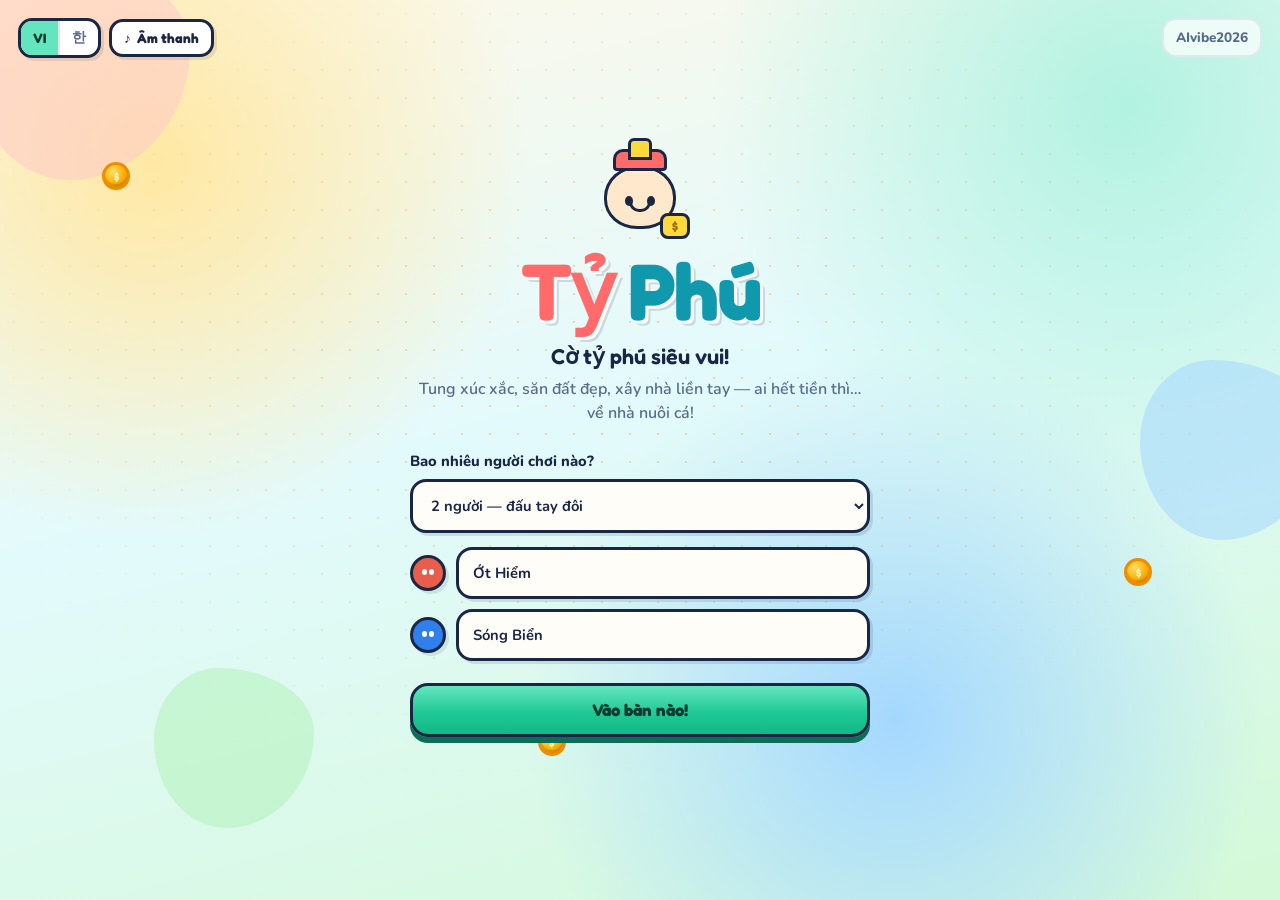
<file: apps/09-co-ty-phu/index.html>
<!DOCTYPE html>
<html lang="vi">
<head>
  <meta charset="UTF-8" />
  <meta name="viewport" content="width=device-width, initial-scale=1.0" />
  <title>Tỷ Phú — Cờ tỷ phú vui nhộn</title>
  <link rel="preconnect" href="https://fonts.googleapis.com" />
  <link rel="preconnect" href="https://fonts.gstatic.com" crossorigin />
  <link href="https://fonts.googleapis.com/css2?family=Fredoka:wght@500;600;700&family=Nunito:wght@500;600;700;800&display=swap" rel="stylesheet" />
  <link rel="stylesheet" href="style.css" />
</head>
<body>
  <div class="atmosphere" aria-hidden="true">
    <span class="blob blob-a"></span>
    <span class="blob blob-b"></span>
    <span class="blob blob-c"></span>
    <span class="dots"></span>
    <span class="coin coin-1"></span>
    <span class="coin coin-2"></span>
    <span class="coin coin-3"></span>
  </div>

  <!-- Setup -->
  <section class="screen screen-setup is-active" id="screen-setup" aria-label="Màn hình bắt đầu">
    <div class="setup-tools">
      <div class="lang-switch" role="group" data-i18n-aria="lang.label" aria-label="Ngôn ngữ">
        <button type="button" class="lang-btn is-active" data-lang="vi" aria-pressed="true">VI</button>
        <button type="button" class="lang-btn" data-lang="ko" aria-pressed="false">한</button>
      </div>
      <button type="button" class="sound-toggle" id="btn-sound" aria-pressed="false" data-i18n-title="sound.titleOn" title="Bật/tắt âm thanh">
        <span class="sound-icon" aria-hidden="true">♪</span>
        <span class="sound-text" data-i18n="sound.on">Âm thanh</span>
      </button>
    </div>
    <a class="hub-link" href="../../index.html">AIvibe2026</a>
    <div class="setup-panel">
      <div class="mascot" aria-hidden="true">
        <span class="mascot-hat"></span>
        <span class="mascot-face">
          <span class="eye"></span>
          <span class="eye"></span>
          <span class="smile"></span>
        </span>
        <span class="mascot-bag">$</span>
      </div>
      <p class="brand">
        <span class="brand-word" data-i18n="brand.a">Tỷ</span>
        <span class="brand-word brand-word-b" data-i18n="brand.b">Phú</span>
      </p>
      <h1 class="setup-title" data-i18n="setup.title">Cờ tỷ phú siêu vui!</h1>
      <p class="setup-lead" data-i18n="setup.lead">Tung xúc xắc, săn đất đẹp, xây nhà liền tay — ai hết tiền thì… về nhà nuôi cá!</p>

      <label class="field">
        <span data-i18n="setup.count">Bao nhiêu người chơi nào?</span>
        <select id="player-count">
          <option value="2" selected data-i18n="setup.opt2">2 người — đấu tay đôi</option>
          <option value="3" data-i18n="setup.opt3">3 người — càng đông càng vui</option>
          <option value="4" data-i18n="setup.opt4">4 người — đại chiến tỷ phú</option>
        </select>
      </label>

      <div class="player-fields" id="player-fields"></div>

      <button type="button" class="btn btn-primary btn-pop" id="btn-start">
        <span class="btn-shine" aria-hidden="true"></span>
        <span data-i18n="setup.start">Vào bàn nào!</span>
      </button>
    </div>
  </section>

  <!-- Game -->
  <section class="screen screen-game" id="screen-game" aria-label="Bàn cờ">
    <header class="game-top">
      <a class="brand-sm" href="#" id="btn-home" data-i18n-title="game.homeTitle" title="Về màn hình chọn người chơi">
        <span class="brand-sm-dot" aria-hidden="true"></span>
        <span data-i18n="brand.full">Tỷ Phú</span>
      </a>
      <p class="turn-banner" id="turn-banner" data-i18n="game.turn">Lượt chơi</p>
      <div class="top-right">
        <div class="lang-switch lang-switch-inline" role="group" data-i18n-aria="lang.label" aria-label="Ngôn ngữ">
          <button type="button" class="lang-btn is-active" data-lang="vi" aria-pressed="true">VI</button>
          <button type="button" class="lang-btn" data-lang="ko" aria-pressed="false">한</button>
        </div>
        <button type="button" class="sound-toggle sound-toggle-inline" id="btn-sound-game" aria-pressed="false" data-i18n-title="sound.titleOn" title="Bật/tắt âm thanh">
          <span class="sound-icon" aria-hidden="true">♪</span>
        </button>
        <a class="hub-link hub-link-inline" href="../../index.html">AIvibe2026</a>
      </div>
    </header>

    <div class="game-layout">
      <div class="board-wrap">
        <div class="board-frame" aria-hidden="true">
          <span class="frame-corner tl"></span>
          <span class="frame-corner tr"></span>
          <span class="frame-corner bl"></span>
          <span class="frame-corner br"></span>
          <span class="frame-light"></span>
        </div>
        <div class="board" id="board" data-i18n-aria="game.boardAria" aria-label="Bàn cờ tỷ phú"></div>
        <div class="fx-layer" id="fx-layer" aria-hidden="true"></div>
      </div>

      <aside class="sidebar">
        <div class="dice-panel">
          <p class="dice-label" data-i18n="game.dice">Xúc xắc may mắn</p>
          <div class="dice-pair" aria-live="polite">
            <div class="die" id="die1" data-face="0" data-i18n-aria="game.die1" aria-label="Xúc xắc 1">
              <span class="pip"></span><span class="pip"></span><span class="pip"></span>
              <span class="pip"></span><span class="pip"></span><span class="pip"></span>
              <span class="pip"></span><span class="pip"></span><span class="pip"></span>
            </div>
            <div class="die" id="die2" data-face="0" data-i18n-aria="game.die2" aria-label="Xúc xắc 2">
              <span class="pip"></span><span class="pip"></span><span class="pip"></span>
              <span class="pip"></span><span class="pip"></span><span class="pip"></span>
              <span class="pip"></span><span class="pip"></span><span class="pip"></span>
            </div>
          </div>
          <button type="button" class="btn btn-primary btn-roll btn-pop" id="btn-roll">
            <span class="btn-shine" aria-hidden="true"></span>
            <span data-i18n="game.roll">Tung đi!</span>
          </button>
        </div>

        <div class="players-panel" id="players-panel"></div>

        <div class="log-panel">
          <h2 data-i18n="game.log">Chuyện gì đang xảy ra?</h2>
          <ul class="log" id="game-log"></ul>
        </div>
      </aside>
    </div>
  </section>

  <!-- Action modal -->
  <div class="modal" id="modal" hidden>
    <div class="modal-card" role="dialog" aria-modal="true" aria-labelledby="modal-title">
      <div class="modal-deco" aria-hidden="true"></div>
      <div class="modal-sparkles" aria-hidden="true"><i></i><i></i><i></i></div>
      <h2 id="modal-title">Thông báo</h2>
      <p id="modal-body"></p>
      <div class="modal-actions" id="modal-actions"></div>
    </div>
  </div>

  <!-- Winner -->
  <div class="modal" id="modal-win" hidden>
    <div class="modal-card modal-win" role="dialog" aria-modal="true">
      <div class="confetti" aria-hidden="true">
        <i></i><i></i><i></i><i></i><i></i><i></i><i></i><i></i>
      </div>
      <p class="win-label" data-i18n="win.label">Xin chúc mừng</p>
      <h2 id="win-title">Người thắng</h2>
      <p id="win-body"></p>
      <button type="button" class="btn btn-primary btn-pop" id="btn-replay">
        <span class="btn-shine" aria-hidden="true"></span>
        <span data-i18n="win.replay">Chơi ván nữa!</span>
      </button>
    </div>
  </div>

  <script src="i18n.js"></script>
  <script src="sounds.js"></script>
  <script src="script.js"></script>
</body>
</html>
</file>
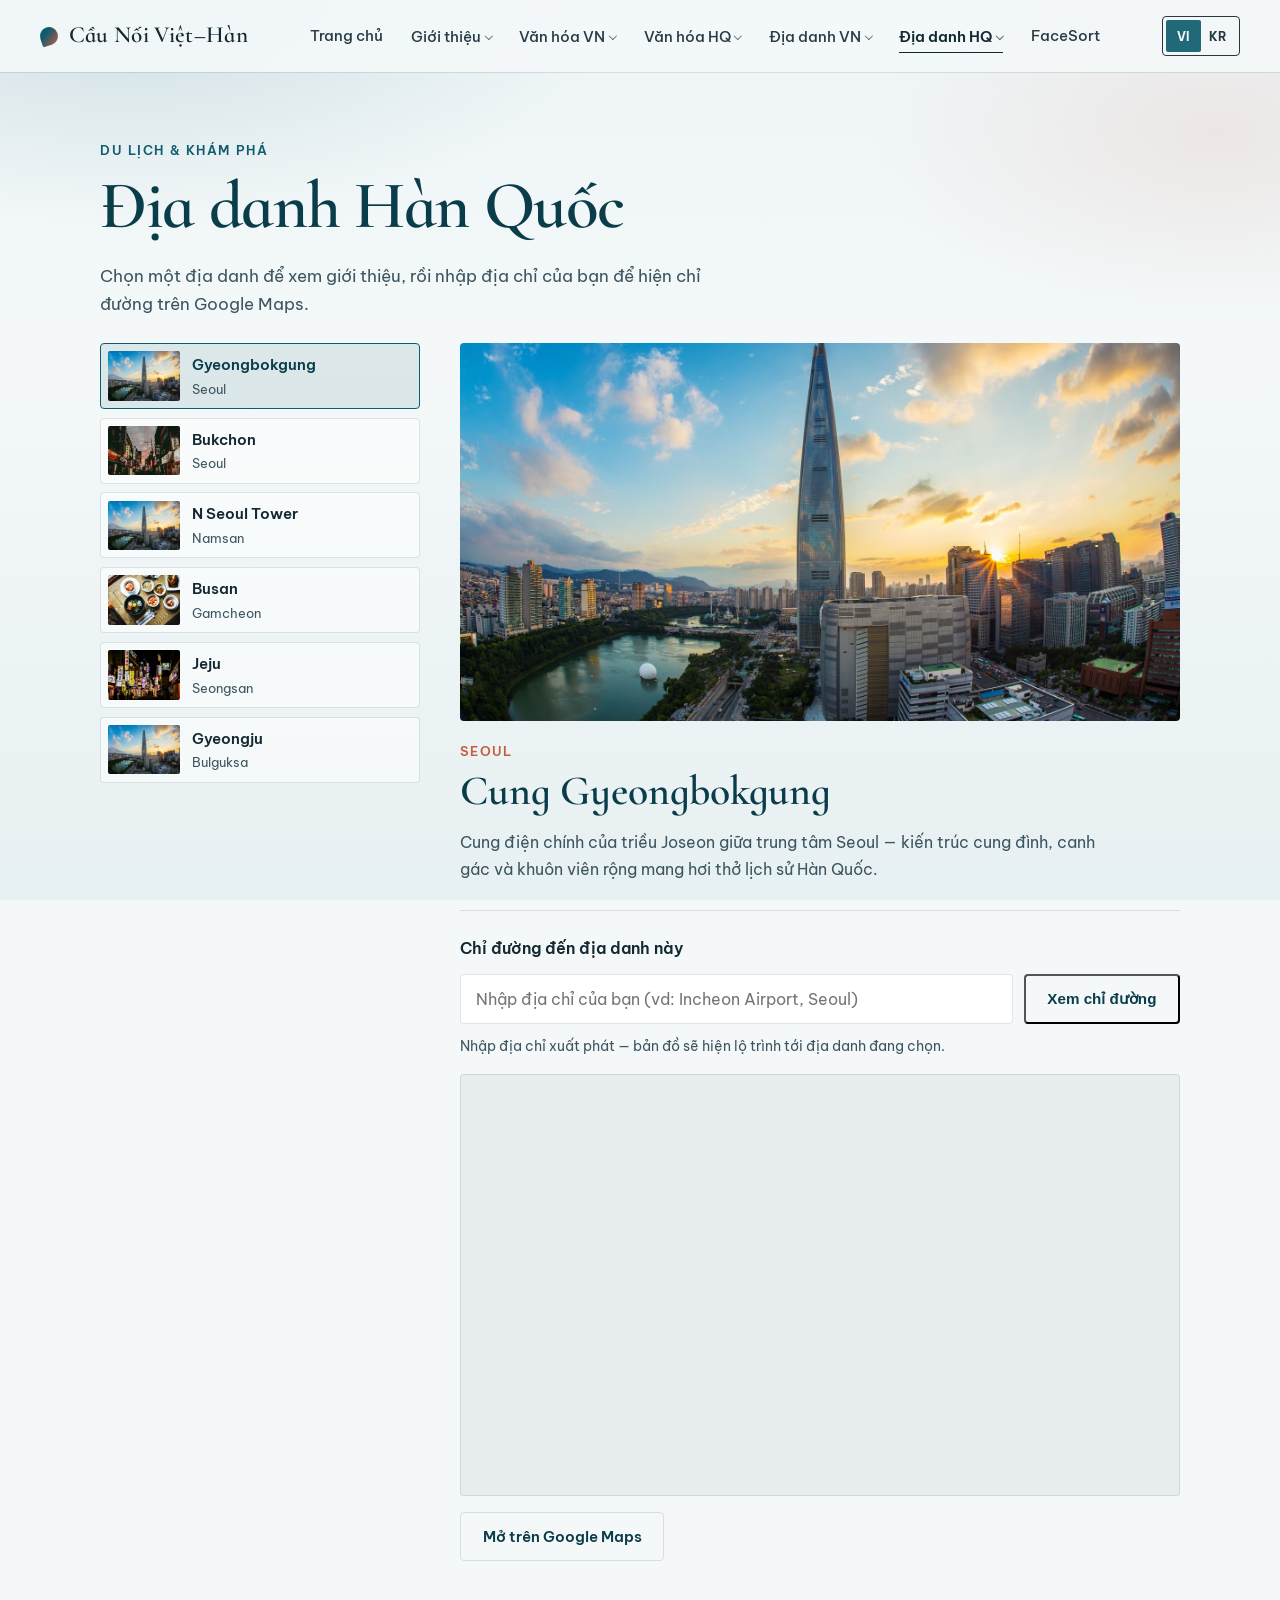
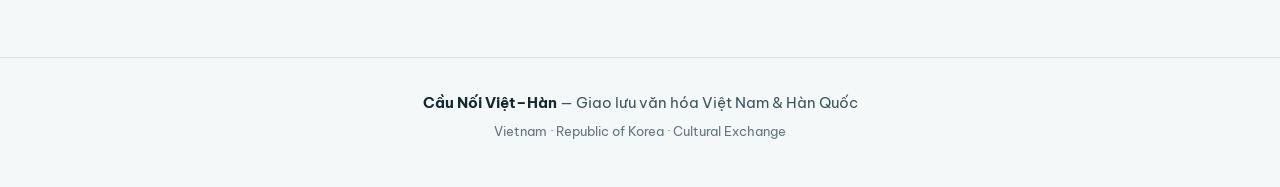
<file: apps/06-giao-luu-vn-hq/dia-danh-han-quoc.html>
<!DOCTYPE html>
<html lang="vi">
<head>
  <meta charset="UTF-8" />
  <meta name="viewport" content="width=device-width, initial-scale=1.0" />
  <title>Địa danh Hàn Quốc — Cầu Nối Việt–Hàn</title>
  <meta name="description" content="Khám phá địa danh nổi tiếng Hàn Quốc và xem chỉ đường Google Maps từ địa chỉ của bạn." />
  <link rel="preconnect" href="https://fonts.googleapis.com" />
  <link rel="preconnect" href="https://fonts.gstatic.com" crossorigin />
  <link href="https://fonts.googleapis.com/css2?family=Be+Vietnam+Pro:wght@400;500;600;700&family=Cormorant+Infant:ital,wght@0,500;0,600;0,700;1,500&family=Noto+Sans+KR:wght@400;500;600&display=swap" rel="stylesheet" />
  <link rel="stylesheet" href="style.css" />
</head>
<body class="page-places" data-title-key="meta.title.placesKr">
  <div class="page-wash" aria-hidden="true"></div>

  <header class="site-header site-header--solid" id="top">
    <a class="logo" href="index.html">
      <span class="logo-mark" aria-hidden="true"></span>
      <span class="logo-text" data-i18n="brand">Cầu Nối Việt–Hàn</span>
    </a>
    <nav class="nav" data-i18n-aria="nav.main" aria-label="Điều hướng chính">
      <a href="index.html" data-i18n="nav.home">Trang chủ</a>
      <div class="nav-item has-dropdown">
        <a href="gioi-thieu.html" class="nav-parent" data-i18n="nav.intro">Giới thiệu</a>
        <ul class="nav-dropdown" role="list">
          <li><a href="gioi-thieu.html#ngoai-giao" data-i18n="nav.diplomacy">Ngoại giao</a></li>
          <li><a href="gioi-thieu.html#hop-tac" data-i18n="nav.coop">Hợp tác</a></li>
          <li><a href="gioi-thieu.html#giao-luu" data-i18n="nav.exchange">Giao lưu</a></li>
        </ul>
      </div>
      <div class="nav-item has-dropdown">
        <a href="van-hoa-viet-nam.html" class="nav-parent" data-i18n="nav.culture">Văn hóa VN</a>
        <ul class="nav-dropdown" role="list">
          <li><a href="van-hoa-viet-nam.html#lich-su" data-i18n="toc.history">Lịch sử</a></li>
          <li><a href="van-hoa-viet-nam.html#am-thuc" data-i18n="toc.food">Ẩm thực</a></li>
          <li><a href="van-hoa-viet-nam.html#le-hoi" data-i18n="toc.festival">Lễ hội</a></li>
          <li><a href="van-hoa-viet-nam.html#trang-phuc" data-i18n="toc.costume">Trang phục</a></li>
          <li><a href="van-hoa-viet-nam.html#di-san" data-i18n="toc.heritage">Di sản</a></li>
        </ul>
      </div>
      <div class="nav-item has-dropdown">
        <a href="van-hoa-han-quoc.html" class="nav-parent" data-i18n="nav.cultureKr">Văn hóa HQ</a>
        <ul class="nav-dropdown" role="list">
          <li><a href="van-hoa-han-quoc.html#lich-su" data-i18n="toc.history">Lịch sử</a></li>
          <li><a href="van-hoa-han-quoc.html#am-thuc" data-i18n="toc.food">Ẩm thực</a></li>
          <li><a href="van-hoa-han-quoc.html#le-hoi" data-i18n="toc.festival">Lễ hội</a></li>
          <li><a href="van-hoa-han-quoc.html#trang-phuc" data-i18n="toc.costume">Trang phục</a></li>
          <li><a href="van-hoa-han-quoc.html#di-san" data-i18n="toc.heritage">Di sản</a></li>
        </ul>
      </div>
      <div class="nav-item has-dropdown">
        <a href="dia-danh-viet-nam.html" class="nav-parent" data-i18n="nav.places">Địa danh VN</a>
        <ul class="nav-dropdown" role="list">
          <li><a href="dia-danh-viet-nam.html#hoian" data-i18n="place.nav.hoian">Hội An</a></li>
          <li><a href="dia-danh-viet-nam.html#banahill" data-i18n="place.nav.banahill">Cầu Vàng</a></li>
          <li><a href="dia-danh-viet-nam.html#hanoi" data-i18n="place.nav.hanoi">Hà Nội</a></li>
          <li><a href="dia-danh-viet-nam.html#sapa" data-i18n="place.nav.sapa">Ruộng bậc thang</a></li>
          <li><a href="dia-danh-viet-nam.html#taxua" data-i18n="place.nav.taxua">Tà Xùa</a></li>
          <li><a href="dia-danh-viet-nam.html#hue" data-i18n="place.nav.hue">Huế</a></li>
        </ul>
      </div>
      <div class="nav-item has-dropdown">
        <a href="dia-danh-han-quoc.html" class="nav-parent" aria-current="page" data-i18n="nav.placesKr">Địa danh HQ</a>
        <ul class="nav-dropdown" role="list">
          <li><a href="#gyeongbok" data-i18n="placeKr.nav.gyeongbok">Gyeongbokgung</a></li>
          <li><a href="#bukchon" data-i18n="placeKr.nav.bukchon">Bukchon</a></li>
          <li><a href="#nseoul" data-i18n="placeKr.nav.nseoul">N Seoul Tower</a></li>
          <li><a href="#busan" data-i18n="placeKr.nav.busan">Busan</a></li>
          <li><a href="#jeju" data-i18n="placeKr.nav.jeju">Jeju</a></li>
          <li><a href="#gyeongju" data-i18n="placeKr.nav.gyeongju">Gyeongju</a></li>
        </ul>
      </div>
      <a href="../07-nhan-dien-guong-mat/index.html" data-i18n="nav.facesort">FaceSort</a>
    </nav>
    <div class="header-tools">
      <div class="lang-switch" role="group" data-i18n-aria="lang.label" aria-label="Chọn ngôn ngữ">
        <button type="button" data-lang="vi" aria-pressed="true">VI</button>
        <button type="button" data-lang="ko" aria-pressed="false">KR</button>
      </div>
      <button class="nav-toggle" type="button" data-i18n-aria="nav.open" aria-label="Mở menu" aria-expanded="false">
        <span></span><span></span>
      </button>
    </div>
  </header>

  <main>
    <section class="intro-banner culture-banner">
      <div class="section-inner">
        <p class="eyebrow" data-i18n="placesKr.eyebrow">Du lịch &amp; khám phá</p>
        <h1 class="intro-banner-title" data-i18n="placesKr.title">Địa danh Hàn Quốc</h1>
        <p class="section-lead" data-i18n="placesKr.lead">
          Chọn một địa danh để xem giới thiệu, rồi nhập địa chỉ của bạn để hiện chỉ đường trên Google Maps.
        </p>
      </div>
    </section>

    <section class="places-layout section-inner">
      <div class="place-list" id="place-list" role="listbox" aria-label="Danh sách địa danh">
        <button class="place-item is-active" type="button" role="option" data-place="gyeongbok" id="gyeongbok" aria-selected="true">
          <img src="assets/kr-lich-su.jpg" alt="" width="120" height="80" />
          <span>
            <strong data-i18n="placeKr.nav.gyeongbok">Gyeongbokgung</strong>
            <em>Seoul</em>
          </span>
        </button>
        <button class="place-item" type="button" role="option" data-place="bukchon" id="bukchon" aria-selected="false">
          <img src="assets/kr-trang-phuc.jpg" alt="" width="120" height="80" />
          <span>
            <strong data-i18n="placeKr.nav.bukchon">Bukchon</strong>
            <em>Seoul</em>
          </span>
        </button>
        <button class="place-item" type="button" role="option" data-place="nseoul" id="nseoul" aria-selected="false">
          <img src="assets/kr-di-san.jpg" alt="" width="120" height="80" />
          <span>
            <strong data-i18n="placeKr.nav.nseoul">N Seoul Tower</strong>
            <em>Namsan</em>
          </span>
        </button>
        <button class="place-item" type="button" role="option" data-place="busan" id="busan" aria-selected="false">
          <img src="assets/kr-am-thuc.jpg" alt="" width="120" height="80" />
          <span>
            <strong data-i18n="placeKr.nav.busan">Busan</strong>
            <em>Gamcheon</em>
          </span>
        </button>
        <button class="place-item" type="button" role="option" data-place="jeju" id="jeju" aria-selected="false">
          <img src="assets/kr-le-hoi.jpg" alt="" width="120" height="80" />
          <span>
            <strong data-i18n="placeKr.nav.jeju">Jeju</strong>
            <em>Seongsan</em>
          </span>
        </button>
        <button class="place-item" type="button" role="option" data-place="gyeongju" id="gyeongju" aria-selected="false">
          <img src="assets/kr-di-san.jpg" alt="" width="120" height="80" />
          <span>
            <strong data-i18n="placeKr.nav.gyeongju">Gyeongju</strong>
            <em>Bulguksa</em>
          </span>
        </button>
      </div>

      <div class="place-panel">
        <div class="place-hero">
          <img id="place-image" src="assets/kr-lich-su.jpg" alt="Cung Gyeongbokgung" width="1200" height="700" />
        </div>
        <p class="place-region" id="place-region">Seoul</p>
        <h2 class="place-title" id="place-title">Cung Gyeongbokgung</h2>
        <p class="place-desc" id="place-desc">
          Cung điện chính của triều Joseon giữa trung tâm Seoul.
        </p>

        <form class="directions-form" id="directions-form">
          <p class="directions-label" data-i18n="places.form.label">Chỉ đường đến địa danh này</p>
          <label class="sr-only" for="origin-input" data-i18n="places.form.origin">Địa chỉ của bạn</label>
          <div class="directions-row">
            <input
              id="origin-input"
              name="origin"
              type="text"
              autocomplete="street-address"
              data-i18n-placeholder="placesKr.form.placeholder"
              placeholder="Nhập địa chỉ của bạn (vd: Incheon Airport, Seoul)"
              required
            />
            <button class="btn btn-primary" type="submit" data-i18n="places.form.submit">Xem chỉ đường</button>
          </div>
          <p class="directions-note" data-i18n="places.form.note">
            Nhập địa chỉ xuất phát — bản đồ sẽ hiện lộ trình tới địa danh đang chọn.
          </p>
        </form>

        <p class="map-hint" id="map-hint" hidden></p>
        <div class="map-frame-wrap">
          <iframe
            id="map-frame"
            title="Google Maps"
            loading="lazy"
            referrerpolicy="no-referrer-when-downgrade"
            allowfullscreen
          ></iframe>
        </div>
        <a class="btn btn-back map-open" id="map-open" href="#" target="_blank" rel="noopener noreferrer" data-i18n="places.map.open">
          Mở trên Google Maps
        </a>
      </div>
    </section>
  </main>

  <footer class="site-footer">
    <p data-i18n-html="footer.line">
      <strong>Cầu Nối Việt–Hàn</strong> — Giao lưu văn hóa Việt Nam &amp; Hàn Quốc
    </p>
    <p class="footer-meta" data-i18n="footer.meta">
      Vietnam · Republic of Korea · Cultural Exchange
    </p>
  </footer>

  <script src="i18n.js"></script>
  <script src="script.js"></script>
  <script src="landmarks-kr.js"></script>
</body>
</html>
</file>
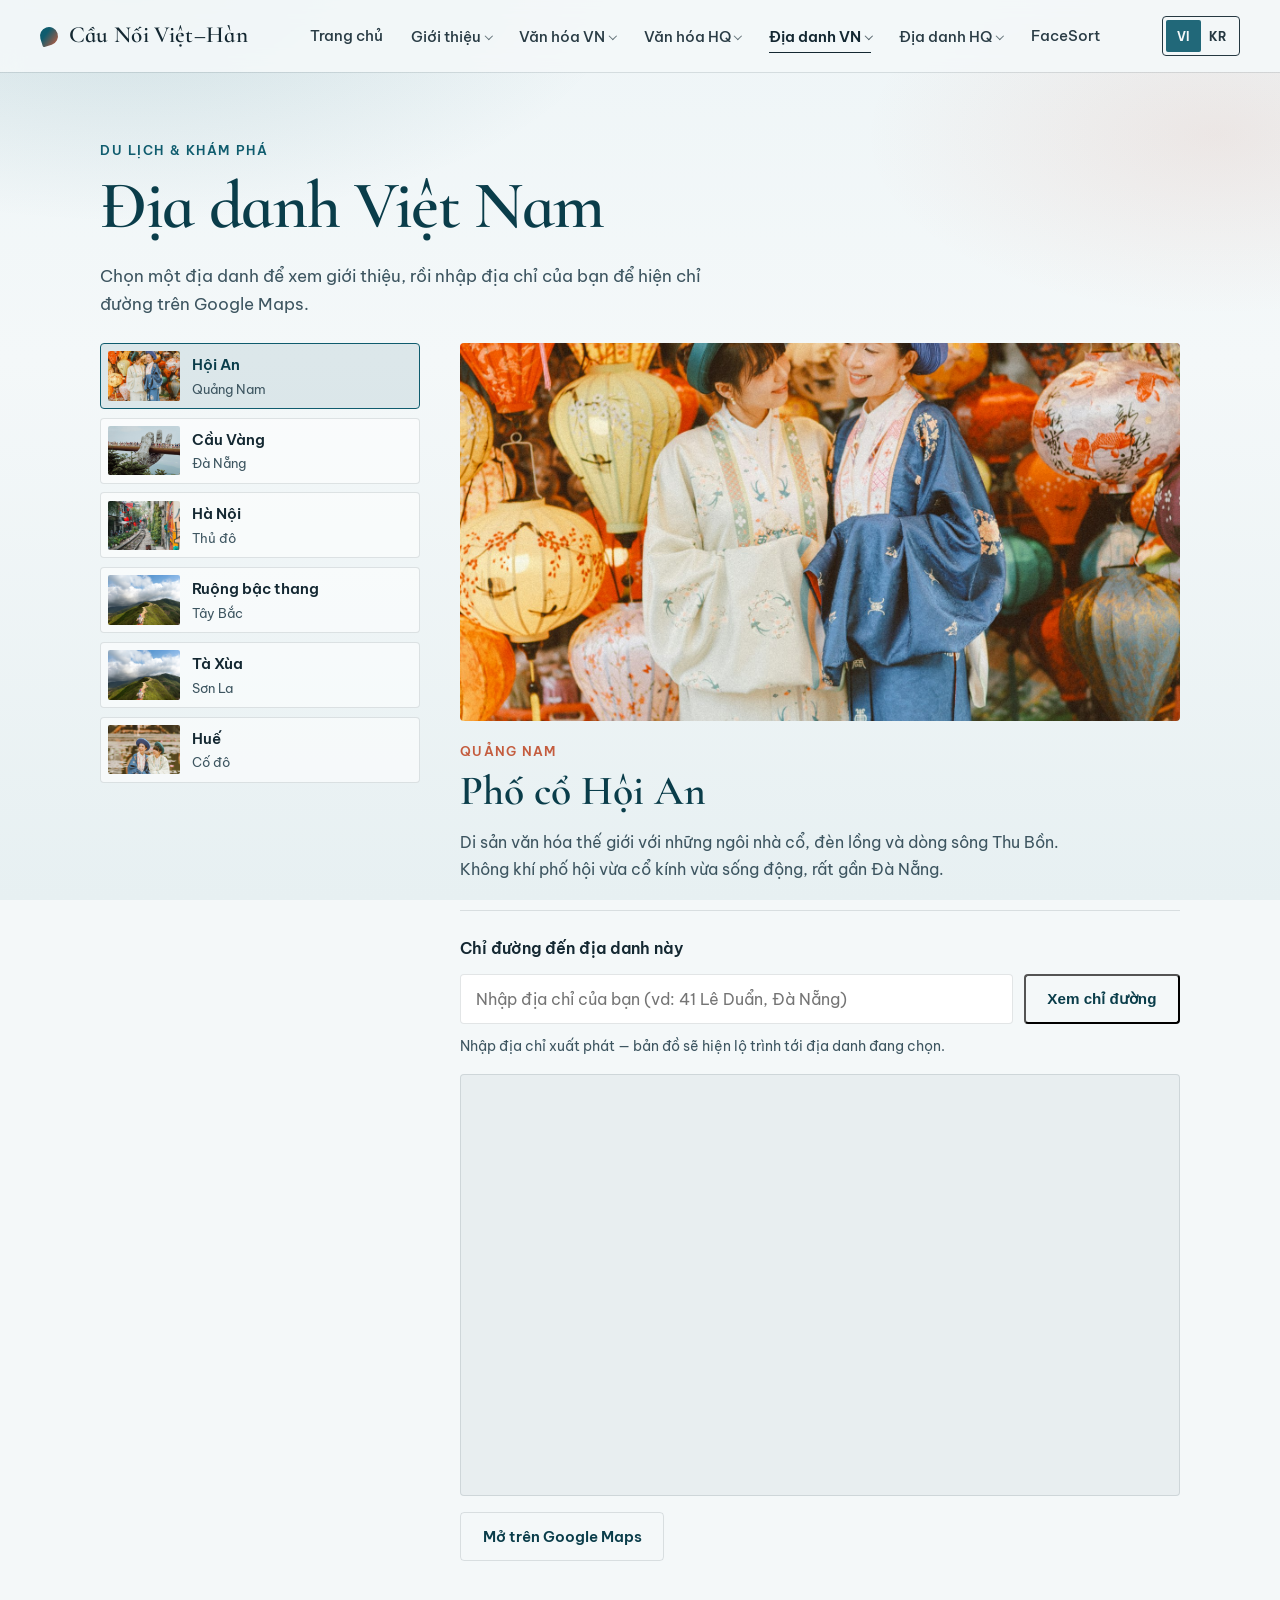
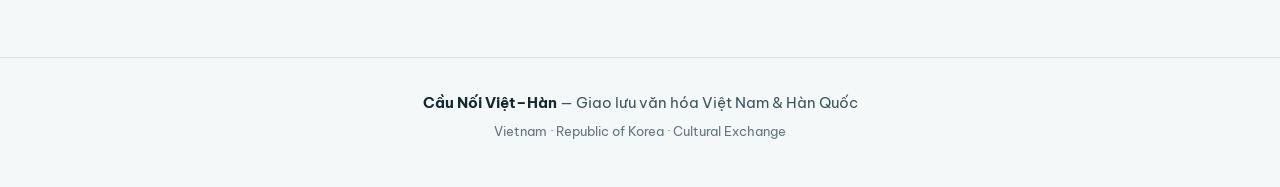
<file: apps/06-giao-luu-vn-hq/dia-danh-viet-nam.html>
<!DOCTYPE html>
<html lang="vi">
<head>
  <meta charset="UTF-8" />
  <meta name="viewport" content="width=device-width, initial-scale=1.0" />
  <title>Địa danh Việt Nam — Cầu Nối Việt–Hàn</title>
  <meta name="description" content="Khám phá địa danh nổi tiếng Việt Nam và xem chỉ đường Google Maps từ địa chỉ của bạn." />
  <link rel="preconnect" href="https://fonts.googleapis.com" />
  <link rel="preconnect" href="https://fonts.gstatic.com" crossorigin />
  <link href="https://fonts.googleapis.com/css2?family=Be+Vietnam+Pro:wght@400;500;600;700&family=Cormorant+Infant:ital,wght@0,500;0,600;0,700;1,500&family=Noto+Sans+KR:wght@400;500;600&display=swap" rel="stylesheet" />
  <link rel="stylesheet" href="style.css" />
</head>
<body class="page-places" data-title-key="meta.title.places">
  <div class="page-wash" aria-hidden="true"></div>

  <header class="site-header site-header--solid" id="top">
    <a class="logo" href="index.html">
      <span class="logo-mark" aria-hidden="true"></span>
      <span class="logo-text" data-i18n="brand">Cầu Nối Việt–Hàn</span>
    </a>
    <nav class="nav" data-i18n-aria="nav.main" aria-label="Điều hướng chính">
      <a href="index.html" data-i18n="nav.home">Trang chủ</a>
      <div class="nav-item has-dropdown">
        <a href="gioi-thieu.html" class="nav-parent" data-i18n="nav.intro">Giới thiệu</a>
        <ul class="nav-dropdown" role="list">
          <li><a href="gioi-thieu.html#ngoai-giao" data-i18n="nav.diplomacy">Ngoại giao</a></li>
          <li><a href="gioi-thieu.html#hop-tac" data-i18n="nav.coop">Hợp tác</a></li>
          <li><a href="gioi-thieu.html#giao-luu" data-i18n="nav.exchange">Giao lưu</a></li>
        </ul>
      </div>
      <div class="nav-item has-dropdown">
        <a href="van-hoa-viet-nam.html" class="nav-parent" data-i18n="nav.culture">Văn hóa VN</a>
        <ul class="nav-dropdown" role="list">
          <li><a href="van-hoa-viet-nam.html#lich-su" data-i18n="toc.history">Lịch sử</a></li>
          <li><a href="van-hoa-viet-nam.html#am-thuc" data-i18n="toc.food">Ẩm thực</a></li>
          <li><a href="van-hoa-viet-nam.html#le-hoi" data-i18n="toc.festival">Lễ hội</a></li>
          <li><a href="van-hoa-viet-nam.html#trang-phuc" data-i18n="toc.costume">Trang phục</a></li>
          <li><a href="van-hoa-viet-nam.html#di-san" data-i18n="toc.heritage">Di sản</a></li>
        </ul>
      </div>
      <div class="nav-item has-dropdown">
        <a href="van-hoa-han-quoc.html" class="nav-parent" data-i18n="nav.cultureKr">Văn hóa HQ</a>
        <ul class="nav-dropdown" role="list">
          <li><a href="van-hoa-han-quoc.html#lich-su" data-i18n="toc.history">Lịch sử</a></li>
          <li><a href="van-hoa-han-quoc.html#am-thuc" data-i18n="toc.food">Ẩm thực</a></li>
          <li><a href="van-hoa-han-quoc.html#le-hoi" data-i18n="toc.festival">Lễ hội</a></li>
          <li><a href="van-hoa-han-quoc.html#trang-phuc" data-i18n="toc.costume">Trang phục</a></li>
          <li><a href="van-hoa-han-quoc.html#di-san" data-i18n="toc.heritage">Di sản</a></li>
        </ul>
      </div>
      <div class="nav-item has-dropdown">
        <a href="dia-danh-viet-nam.html" class="nav-parent" aria-current="page" data-i18n="nav.places">Địa danh VN</a>
        <ul class="nav-dropdown" role="list">
          <li><a href="#hoian" data-i18n="place.nav.hoian">Hội An</a></li>
          <li><a href="#banahill" data-i18n="place.nav.banahill">Cầu Vàng</a></li>
          <li><a href="#hanoi" data-i18n="place.nav.hanoi">Hà Nội</a></li>
          <li><a href="#sapa" data-i18n="place.nav.sapa">Ruộng bậc thang</a></li>
          <li><a href="#taxua" data-i18n="place.nav.taxua">Tà Xùa</a></li>
          <li><a href="#hue" data-i18n="place.nav.hue">Huế</a></li>
        </ul>
      </div>
      <div class="nav-item has-dropdown">
        <a href="dia-danh-han-quoc.html" class="nav-parent" data-i18n="nav.placesKr">Địa danh HQ</a>
        <ul class="nav-dropdown" role="list">
          <li><a href="dia-danh-han-quoc.html#gyeongbok" data-i18n="placeKr.nav.gyeongbok">Gyeongbokgung</a></li>
          <li><a href="dia-danh-han-quoc.html#bukchon" data-i18n="placeKr.nav.bukchon">Bukchon</a></li>
          <li><a href="dia-danh-han-quoc.html#nseoul" data-i18n="placeKr.nav.nseoul">N Seoul Tower</a></li>
          <li><a href="dia-danh-han-quoc.html#busan" data-i18n="placeKr.nav.busan">Busan</a></li>
          <li><a href="dia-danh-han-quoc.html#jeju" data-i18n="placeKr.nav.jeju">Jeju</a></li>
          <li><a href="dia-danh-han-quoc.html#gyeongju" data-i18n="placeKr.nav.gyeongju">Gyeongju</a></li>
        </ul>
      </div>
      <a href="../07-nhan-dien-guong-mat/index.html" data-i18n="nav.facesort">FaceSort</a>
    </nav>
    <div class="header-tools">
      <div class="lang-switch" role="group" data-i18n-aria="lang.label" aria-label="Chọn ngôn ngữ">
        <button type="button" data-lang="vi" aria-pressed="true">VI</button>
        <button type="button" data-lang="ko" aria-pressed="false">KR</button>
      </div>
      <button class="nav-toggle" type="button" data-i18n-aria="nav.open" aria-label="Mở menu" aria-expanded="false">
        <span></span><span></span>
      </button>
    </div>
  </header>

  <main>
    <section class="intro-banner culture-banner">
      <div class="section-inner">
        <p class="eyebrow" data-i18n="places.eyebrow">Du lịch &amp; khám phá</p>
        <h1 class="intro-banner-title" data-i18n="places.title">Địa danh Việt Nam</h1>
        <p class="section-lead" data-i18n="places.lead">
          Chọn một địa danh để xem giới thiệu, rồi nhập địa chỉ của bạn để hiện chỉ đường trên Google Maps.
        </p>
      </div>
    </section>

    <section class="places-layout section-inner">
      <div class="place-list" id="place-list" role="listbox" aria-label="Danh sách địa danh">
        <button class="place-item is-active" type="button" role="option" data-place="hoian" id="hoian" aria-selected="true">
          <img src="assets/le-hoi-den-long.jpg" alt="" width="120" height="80" />
          <span>
            <strong data-i18n="place.nav.hoian">Hội An</strong>
            <em>Quảng Nam</em>
          </span>
        </button>
        <button class="place-item" type="button" role="option" data-place="banahill" id="banahill" aria-selected="false">
          <img src="assets/hero-hoi-an.jpg" alt="" width="120" height="80" />
          <span>
            <strong data-i18n="place.nav.banahill">Cầu Vàng</strong>
            <em>Đà Nẵng</em>
          </span>
        </button>
        <button class="place-item" type="button" role="option" data-place="hanoi" id="hanoi" aria-selected="false">
          <img src="assets/place-hanoi.jpg" alt="" width="120" height="80" />
          <span>
            <strong data-i18n="place.nav.hanoi">Hà Nội</strong>
            <em>Thủ đô</em>
          </span>
        </button>
        <button class="place-item" type="button" role="option" data-place="sapa" id="sapa" aria-selected="false">
          <img src="assets/lich-su-vinh.jpg" alt="" width="120" height="80" />
          <span>
            <strong data-i18n="place.nav.sapa">Ruộng bậc thang</strong>
            <em>Tây Bắc</em>
          </span>
        </button>
        <button class="place-item" type="button" role="option" data-place="taxua" id="taxua" aria-selected="false">
          <img src="assets/place-phongnha.jpg" alt="" width="120" height="80" />
          <span>
            <strong data-i18n="place.nav.taxua">Tà Xùa</strong>
            <em>Sơn La</em>
          </span>
        </button>
        <button class="place-item" type="button" role="option" data-place="hue" id="hue" aria-selected="false">
          <img src="assets/trang-phuc-ao-dai.jpg" alt="" width="120" height="80" />
          <span>
            <strong data-i18n="place.nav.hue">Huế</strong>
            <em>Cố đô</em>
          </span>
        </button>
      </div>

      <div class="place-panel">
        <div class="place-hero">
          <img id="place-image" src="assets/le-hoi-den-long.jpg" alt="Phố cổ Hội An" width="1200" height="700" />
        </div>
        <p class="place-region" id="place-region">Quảng Nam</p>
        <h2 class="place-title" id="place-title">Phố cổ Hội An</h2>
        <p class="place-desc" id="place-desc">
          Di sản văn hóa thế giới với những ngôi nhà cổ, đèn lồng và dòng sông Thu Bồn.
        </p>

        <form class="directions-form" id="directions-form">
          <p class="directions-label" data-i18n="places.form.label">Chỉ đường đến địa danh này</p>
          <label class="sr-only" for="origin-input" data-i18n="places.form.origin">Địa chỉ của bạn</label>
          <div class="directions-row">
            <input
              id="origin-input"
              name="origin"
              type="text"
              autocomplete="street-address"
              data-i18n-placeholder="places.form.placeholder"
              placeholder="Nhập địa chỉ của bạn (vd: 41 Lê Duẩn, Đà Nẵng)"
              required
            />
            <button class="btn btn-primary" type="submit" data-i18n="places.form.submit">Xem chỉ đường</button>
          </div>
          <p class="directions-note" data-i18n="places.form.note">
            Nhập địa chỉ xuất phát — bản đồ sẽ hiện lộ trình tới địa danh đang chọn.
          </p>
        </form>

        <p class="map-hint" id="map-hint" hidden></p>
        <div class="map-frame-wrap">
          <iframe
            id="map-frame"
            title="Google Maps"
            loading="lazy"
            referrerpolicy="no-referrer-when-downgrade"
            allowfullscreen
          ></iframe>
        </div>
        <a class="btn btn-back map-open" id="map-open" href="#" target="_blank" rel="noopener noreferrer" data-i18n="places.map.open">
          Mở trên Google Maps
        </a>
      </div>
    </section>
  </main>

  <footer class="site-footer">
    <p data-i18n-html="footer.line">
      <strong>Cầu Nối Việt–Hàn</strong> — Giao lưu văn hóa Việt Nam &amp; Hàn Quốc
    </p>
    <p class="footer-meta" data-i18n="footer.meta">
      Vietnam · Republic of Korea · Cultural Exchange
    </p>
  </footer>

  <script src="i18n.js"></script>
  <script src="script.js"></script>
  <script src="landmarks.js"></script>
</body>
</html>
</file>
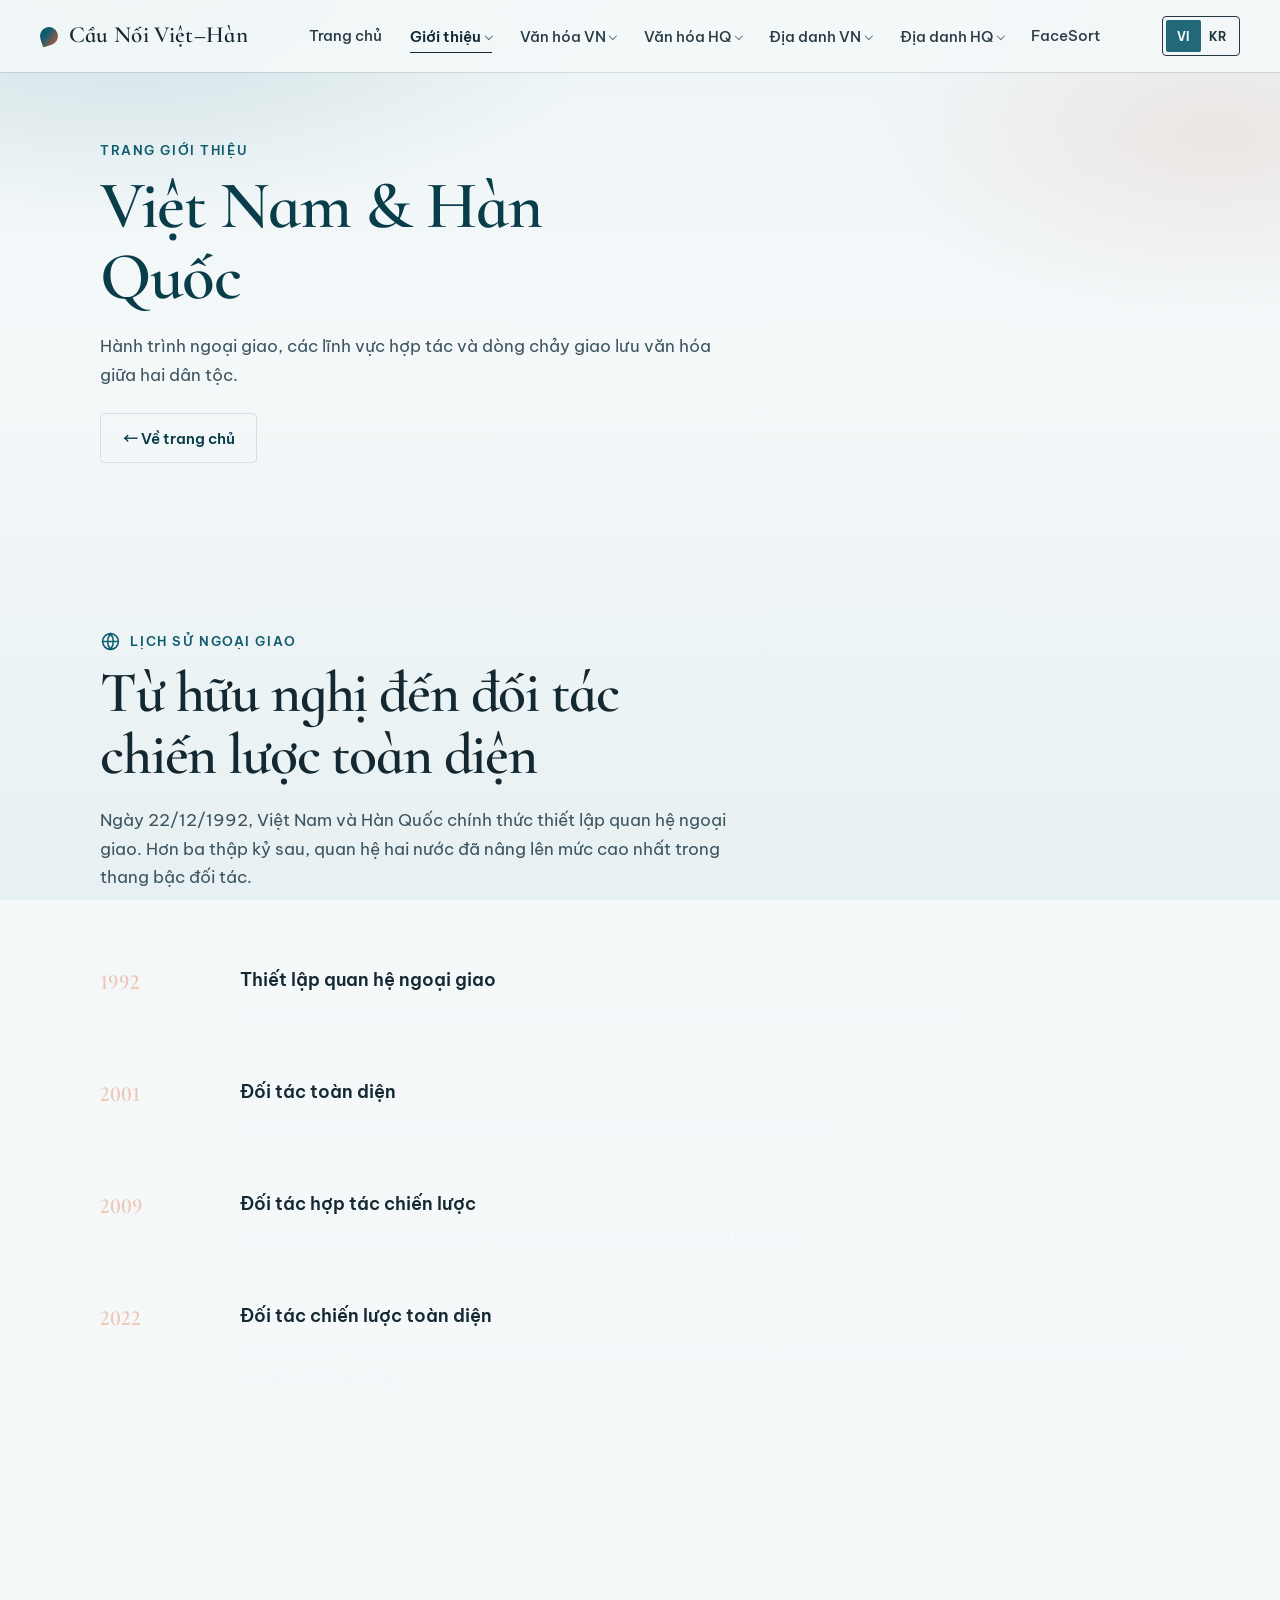
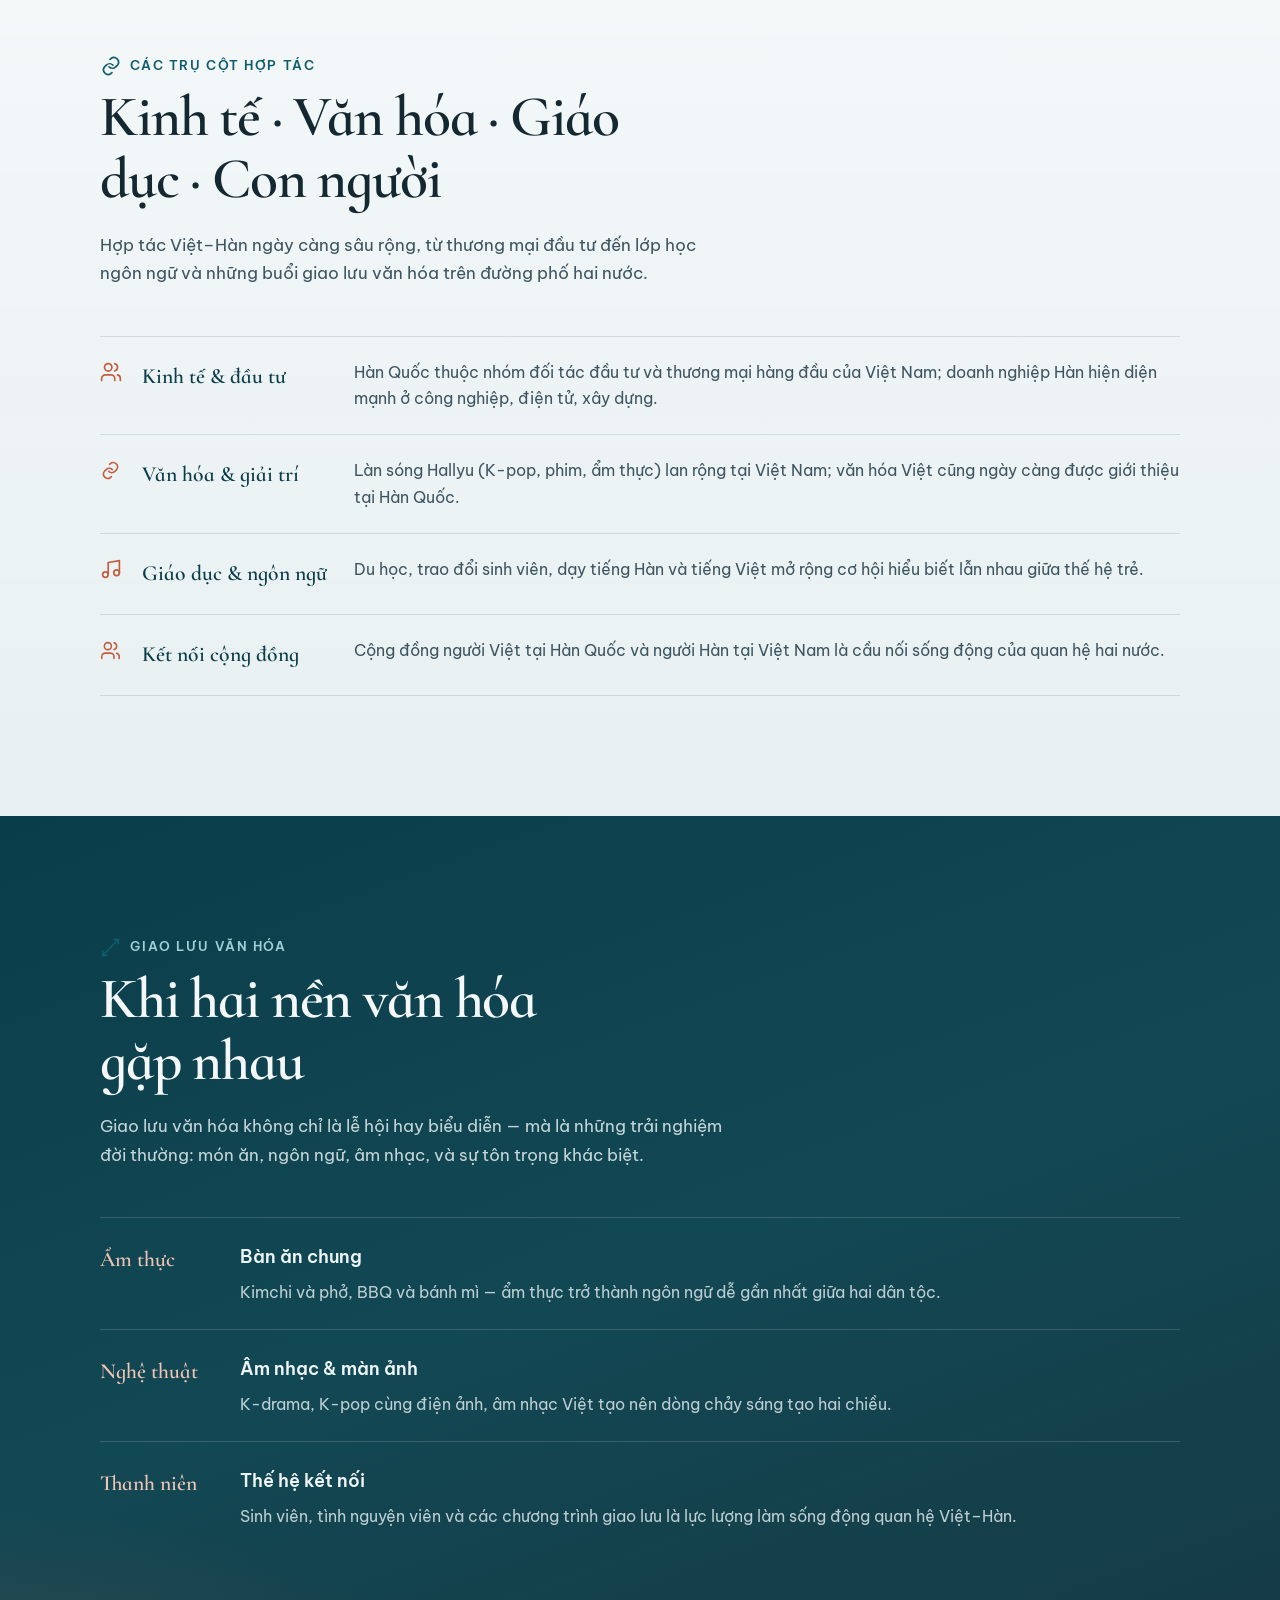
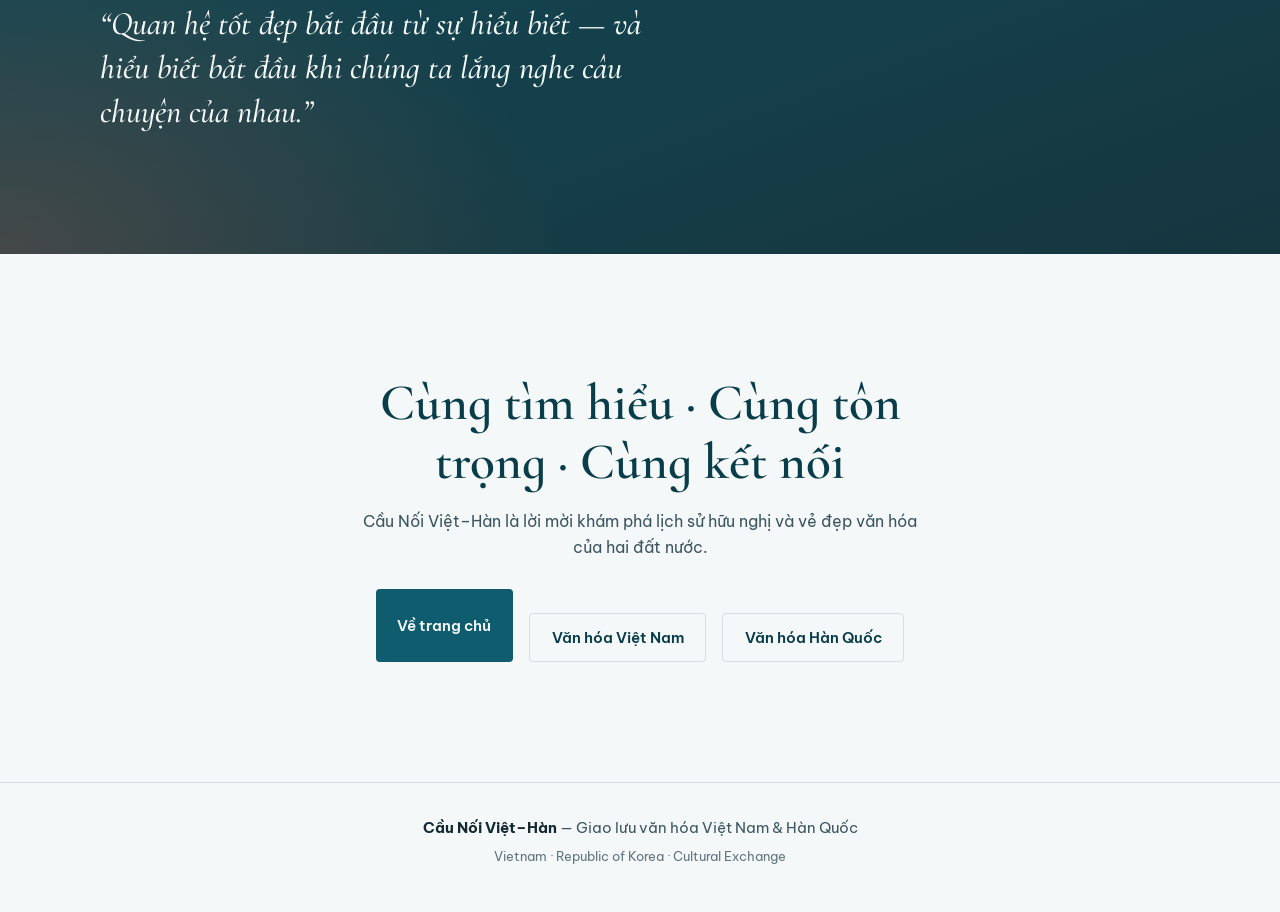
<file: apps/06-giao-luu-vn-hq/gioi-thieu.html>
﻿<!DOCTYPE html>
<html lang="vi">
<head>
  <meta charset="UTF-8" />
  <meta name="viewport" content="width=device-width, initial-scale=1.0" />
  <title>Giới thiệu — Cầu Nối Việt–Hàn</title>
  <meta name="description" content="Lịch sử ngoại giao Việt Nam — Hàn Quốc, các trụ cột hợp tác và giao lưu văn hóa nhân dân." />
  <link rel="preconnect" href="https://fonts.googleapis.com" />
  <link rel="preconnect" href="https://fonts.gstatic.com" crossorigin />
  <link href="https://fonts.googleapis.com/css2?family=Be+Vietnam+Pro:wght@400;500;600;700&family=Cormorant+Infant:ital,wght@0,500;0,600;0,700;1,500&family=Noto+Sans+KR:wght@400;500;600&display=swap" rel="stylesheet" />
  <link rel="stylesheet" href="style.css" />
</head>
<body class="page-intro" data-title-key="meta.title.intro">
  <div class="page-wash" aria-hidden="true"></div>

  <header class="site-header site-header--solid" id="top">
    <a class="logo" href="index.html">
      <span class="logo-mark" aria-hidden="true"></span>
      <span class="logo-text" data-i18n="brand">Cầu Nối Việt–Hàn</span>
    </a>
    <nav class="nav" data-i18n-aria="nav.main" aria-label="Điều hướng chính">
      <a href="index.html" data-i18n="nav.home">Trang chủ</a>
      <div class="nav-item has-dropdown">
        <a href="gioi-thieu.html" class="nav-parent" aria-current="page" data-i18n="nav.intro">Giới thiệu</a>
        <ul class="nav-dropdown" role="list">
          <li><a href="#ngoai-giao" data-i18n="nav.diplomacy">Ngoại giao</a></li>
          <li><a href="#hop-tac" data-i18n="nav.coop">Hợp tác</a></li>
          <li><a href="#giao-luu" data-i18n="nav.exchange">Giao lưu</a></li>
        </ul>
      </div>
      <div class="nav-item has-dropdown">
        <a href="van-hoa-viet-nam.html" class="nav-parent" data-i18n="nav.culture">Văn hóa VN</a>
        <ul class="nav-dropdown" role="list">
          <li><a href="van-hoa-viet-nam.html#lich-su" data-i18n="toc.history">Lịch sử</a></li>
          <li><a href="van-hoa-viet-nam.html#am-thuc" data-i18n="toc.food">Ẩm thực</a></li>
          <li><a href="van-hoa-viet-nam.html#le-hoi" data-i18n="toc.festival">Lễ hội</a></li>
          <li><a href="van-hoa-viet-nam.html#trang-phuc" data-i18n="toc.costume">Trang phục</a></li>
          <li><a href="van-hoa-viet-nam.html#di-san" data-i18n="toc.heritage">Di sản</a></li>
        </ul>
      </div>
      <div class="nav-item has-dropdown">
        <a href="van-hoa-han-quoc.html" class="nav-parent" data-i18n="nav.cultureKr">Văn hóa HQ</a>
        <ul class="nav-dropdown" role="list">
          <li><a href="van-hoa-han-quoc.html#lich-su" data-i18n="toc.history">Lịch sử</a></li>
          <li><a href="van-hoa-han-quoc.html#am-thuc" data-i18n="toc.food">Ẩm thực</a></li>
          <li><a href="van-hoa-han-quoc.html#le-hoi" data-i18n="toc.festival">Lễ hội</a></li>
          <li><a href="van-hoa-han-quoc.html#trang-phuc" data-i18n="toc.costume">Trang phục</a></li>
          <li><a href="van-hoa-han-quoc.html#di-san" data-i18n="toc.heritage">Di sản</a></li>
        </ul>
      </div>
      <div class="nav-item has-dropdown">
        <a href="dia-danh-viet-nam.html" class="nav-parent" data-i18n="nav.places">Địa danh VN</a>
        <ul class="nav-dropdown" role="list">
          <li><a href="dia-danh-viet-nam.html#hoian" data-i18n="place.nav.hoian">Hội An</a></li>
          <li><a href="dia-danh-viet-nam.html#banahill" data-i18n="place.nav.banahill">Cầu Vàng</a></li>
          <li><a href="dia-danh-viet-nam.html#hanoi" data-i18n="place.nav.hanoi">Hà Nội</a></li>
          <li><a href="dia-danh-viet-nam.html#sapa" data-i18n="place.nav.sapa">Ruộng bậc thang</a></li>
          <li><a href="dia-danh-viet-nam.html#taxua" data-i18n="place.nav.taxua">Tà Xùa</a></li>
          <li><a href="dia-danh-viet-nam.html#hue" data-i18n="place.nav.hue">Huế</a></li>
        </ul>
      </div>
      <div class="nav-item has-dropdown">
        <a href="dia-danh-han-quoc.html" class="nav-parent" data-i18n="nav.placesKr">Địa danh HQ</a>
        <ul class="nav-dropdown" role="list">
          <li><a href="dia-danh-han-quoc.html#gyeongbok" data-i18n="placeKr.nav.gyeongbok">Gyeongbokgung</a></li>
          <li><a href="dia-danh-han-quoc.html#bukchon" data-i18n="placeKr.nav.bukchon">Bukchon</a></li>
          <li><a href="dia-danh-han-quoc.html#nseoul" data-i18n="placeKr.nav.nseoul">N Seoul Tower</a></li>
          <li><a href="dia-danh-han-quoc.html#busan" data-i18n="placeKr.nav.busan">Busan</a></li>
          <li><a href="dia-danh-han-quoc.html#jeju" data-i18n="placeKr.nav.jeju">Jeju</a></li>
          <li><a href="dia-danh-han-quoc.html#gyeongju" data-i18n="placeKr.nav.gyeongju">Gyeongju</a></li>
        </ul>
      </div>
      <a href="../07-nhan-dien-guong-mat/index.html" data-i18n="nav.facesort">FaceSort</a>
    </nav>
    <div class="header-tools">
      <div class="lang-switch" role="group" data-i18n-aria="lang.label" aria-label="Chọn ngôn ngữ">
        <button type="button" data-lang="vi" aria-pressed="true">VI</button>
        <button type="button" data-lang="ko" aria-pressed="false">KR</button>
      </div>
      <button class="nav-toggle" type="button" data-i18n-aria="nav.open" aria-label="Mở menu" aria-expanded="false">
        <span></span><span></span>
      </button>
    </div>
  </header>

  <main>
    <section class="intro-banner">
      <div class="section-inner">
        <p class="eyebrow" data-i18n="intro.eyebrow">Trang giới thiệu</p>
        <h1 class="intro-banner-title" data-i18n="intro.title">Việt Nam &amp; Hàn Quốc</h1>
        <p class="section-lead" data-i18n="intro.lead">
          Hành trình ngoại giao, các lĩnh vực hợp tác và dòng chảy giao lưu văn hóa
          giữa hai dân tộc.
        </p>
        <a class="btn btn-back" href="index.html" data-i18n="intro.back">← Về trang chủ</a>
      </div>
    </section>

    <section class="section intro" id="ngoai-giao">
      <div class="section-inner">
        <p class="eyebrow reveal" data-i18n="diplomacy.eyebrow">Lịch sử ngoại giao</p>
        <h2 class="section-title reveal" data-i18n="diplomacy.title">
          Từ hữu nghị đến đối tác chiến lược toàn diện
        </h2>
        <p class="section-lead reveal" data-i18n="diplomacy.lead">
          Ngày 22/12/1992, Việt Nam và Hàn Quốc chính thức thiết lập quan hệ ngoại giao.
          Hơn ba thập kỷ sau, quan hệ hai nước đã nâng lên mức cao nhất trong thang bậc đối tác.
        </p>

        <ol class="timeline diplomacy-timeline">
          <li class="reveal">
            <time>1992</time>
            <div>
              <h3 data-i18n="diplomacy.t1.title">Thiết lập quan hệ ngoại giao</h3>
              <p data-i18n="diplomacy.t1.text">
                Hai nước mở cửa chương mới: đại sứ quán, trao đổi chính thức và nền tảng pháp lý cho hợp tác.
              </p>
            </div>
          </li>
          <li class="reveal">
            <time>2001</time>
            <div>
              <h3 data-i18n="diplomacy.t2.title">Đối tác toàn diện</h3>
              <p data-i18n="diplomacy.t2.text">
                Quan hệ được nâng cấp, mở rộng hợp tác kinh tế, đầu tư và giao lưu nhân dân.
              </p>
            </div>
          </li>
          <li class="reveal">
            <time>2009</time>
            <div>
              <h3 data-i18n="diplomacy.t3.title">Đối tác hợp tác chiến lược</h3>
              <p data-i18n="diplomacy.t3.text">
                Hai bên củng cố tin cậy chính trị và phối hợp trên nhiều lĩnh vực then chốt.
              </p>
            </div>
          </li>
          <li class="reveal">
            <time>2022</time>
            <div>
              <h3 data-i18n="diplomacy.t4.title">Đối tác chiến lược toàn diện</h3>
              <p data-i18n="diplomacy.t4.text">
                Nhân kỷ niệm 30 năm quan hệ, hai nước nâng cấp lên mức cao nhất —
                mở rộng hợp tác chính trị, kinh tế, văn hóa, giáo dục và kết nối cộng đồng.
              </p>
            </div>
          </li>
        </ol>
      </div>
    </section>

    <section class="section schools" id="hop-tac">
      <div class="section-inner">
        <p class="eyebrow reveal" data-i18n="coop.eyebrow">Các trụ cột hợp tác</p>
        <h2 class="section-title reveal" data-i18n="coop.title">Kinh tế · Văn hóa · Giáo dục · Con người</h2>
        <p class="section-lead reveal" data-i18n="coop.lead">
          Hợp tác Việt–Hàn ngày càng sâu rộng, từ thương mại đầu tư đến lớp học ngôn ngữ
          và những buổi giao lưu văn hóa trên đường phố hai nước.
        </p>

        <ul class="highlights" role="list">
          <li class="reveal">
            <strong data-i18n="coop.econ.title">Kinh tế &amp; đầu tư</strong>
            <span data-i18n="coop.econ.text">Hàn Quốc thuộc nhóm đối tác đầu tư và thương mại hàng đầu của Việt Nam; doanh nghiệp Hàn hiện diện mạnh ở công nghiệp, điện tử, xây dựng.</span>
          </li>
          <li class="reveal">
            <strong data-i18n="coop.culture.title">Văn hóa &amp; giải trí</strong>
            <span data-i18n="coop.culture.text">Làn sóng Hallyu (K-pop, phim, ẩm thực) lan rộng tại Việt Nam; văn hóa Việt cũng ngày càng được giới thiệu tại Hàn Quốc.</span>
          </li>
          <li class="reveal">
            <strong data-i18n="coop.edu.title">Giáo dục &amp; ngôn ngữ</strong>
            <span data-i18n="coop.edu.text">Du học, trao đổi sinh viên, dạy tiếng Hàn và tiếng Việt mở rộng cơ hội hiểu biết lẫn nhau giữa thế hệ trẻ.</span>
          </li>
          <li class="reveal">
            <strong data-i18n="coop.people.title">Kết nối cộng đồng</strong>
            <span data-i18n="coop.people.text">Cộng đồng người Việt tại Hàn Quốc và người Hàn tại Việt Nam là cầu nối sống động của quan hệ hai nước.</span>
          </li>
        </ul>
      </div>
    </section>

    <section class="section coop" id="giao-luu">
      <div class="coop-bg" aria-hidden="true"></div>
      <div class="section-inner">
        <p class="eyebrow reveal" data-i18n="exchange.eyebrow">Giao lưu văn hóa</p>
        <h2 class="section-title reveal" data-i18n="exchange.title">Khi hai nền văn hóa gặp nhau</h2>
        <p class="section-lead reveal" data-i18n="exchange.lead">
          Giao lưu văn hóa không chỉ là lễ hội hay biểu diễn — mà là những trải nghiệm đời thường:
          món ăn, ngôn ngữ, âm nhạc, và sự tôn trọng khác biệt.
        </p>

        <ol class="timeline">
          <li class="reveal">
            <time data-i18n="exchange.t1.time">Ẩm thực</time>
            <div>
              <h3 data-i18n="exchange.t1.title">Bàn ăn chung</h3>
              <p data-i18n="exchange.t1.text">
                Kimchi và phở, BBQ và bánh mì — ẩm thực trở thành ngôn ngữ dễ gần nhất giữa hai dân tộc.
              </p>
            </div>
          </li>
          <li class="reveal">
            <time data-i18n="exchange.t2.time">Nghệ thuật</time>
            <div>
              <h3 data-i18n="exchange.t2.title">Âm nhạc &amp; màn ảnh</h3>
              <p data-i18n="exchange.t2.text">
                K-drama, K-pop cùng điện ảnh, âm nhạc Việt tạo nên dòng chảy sáng tạo hai chiều.
              </p>
            </div>
          </li>
          <li class="reveal">
            <time data-i18n="exchange.t3.time">Thanh niên</time>
            <div>
              <h3 data-i18n="exchange.t3.title">Thế hệ kết nối</h3>
              <p data-i18n="exchange.t3.text">
                Sinh viên, tình nguyện viên và các chương trình giao lưu là lực lượng làm sống động quan hệ Việt–Hàn.
              </p>
            </div>
          </li>
        </ol>

        <blockquote class="quote reveal">
          <p data-i18n="exchange.quote">
            “Quan hệ tốt đẹp bắt đầu từ sự hiểu biết — và hiểu biết bắt đầu khi chúng ta lắng nghe câu chuyện của nhau.”
          </p>
        </blockquote>
      </div>
    </section>

    <section class="section closing">
      <div class="section-inner reveal">
        <h2 class="closing-title" data-i18n="closing.intro.title">Cùng tìm hiểu · Cùng tôn trọng · Cùng kết nối</h2>
        <p data-i18n="closing.intro.text">
          Cầu Nối Việt–Hàn là lời mời khám phá lịch sử hữu nghị và vẻ đẹp văn hóa của hai đất nước.
        </p>
        <div class="closing-actions">
          <a class="btn btn-primary" href="index.html" data-i18n="closing.home">Về trang chủ</a>
          <a class="btn btn-back" href="van-hoa-viet-nam.html" data-i18n="home.cta.culture">Văn hóa Việt Nam</a>
          <a class="btn btn-back" href="van-hoa-han-quoc.html" data-i18n="home.cta.cultureKr">Văn hóa Hàn Quốc</a>
        </div>
      </div>
    </section>
  </main>

  <footer class="site-footer">
    <p data-i18n-html="footer.line">
      <strong>Cầu Nối Việt–Hàn</strong> — Giao lưu văn hóa Việt Nam &amp; Hàn Quốc
    </p>
    <p class="footer-meta" data-i18n="footer.meta">
      Vietnam · Republic of Korea · Cultural Exchange
    </p>
  </footer>

  <script src="i18n.js"></script>
  <script src="script.js"></script>
</body>
</html>
</file>
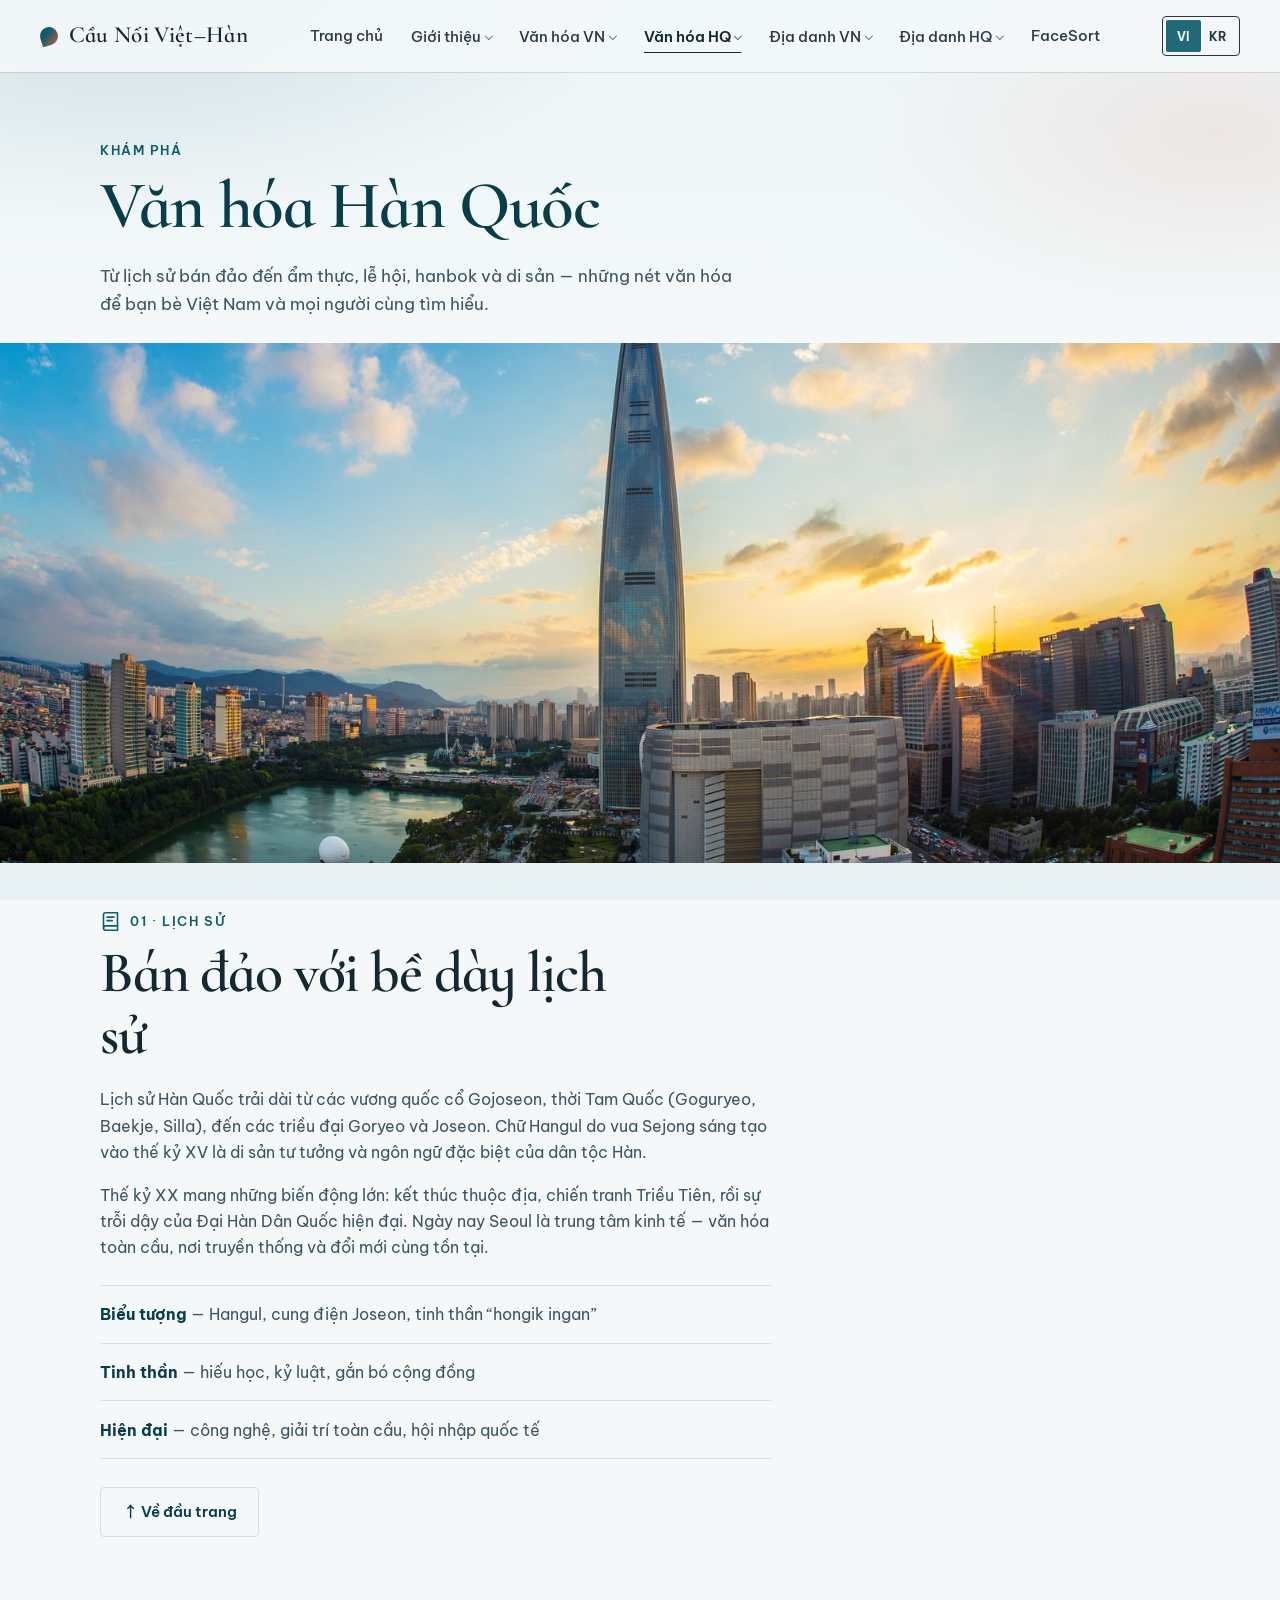
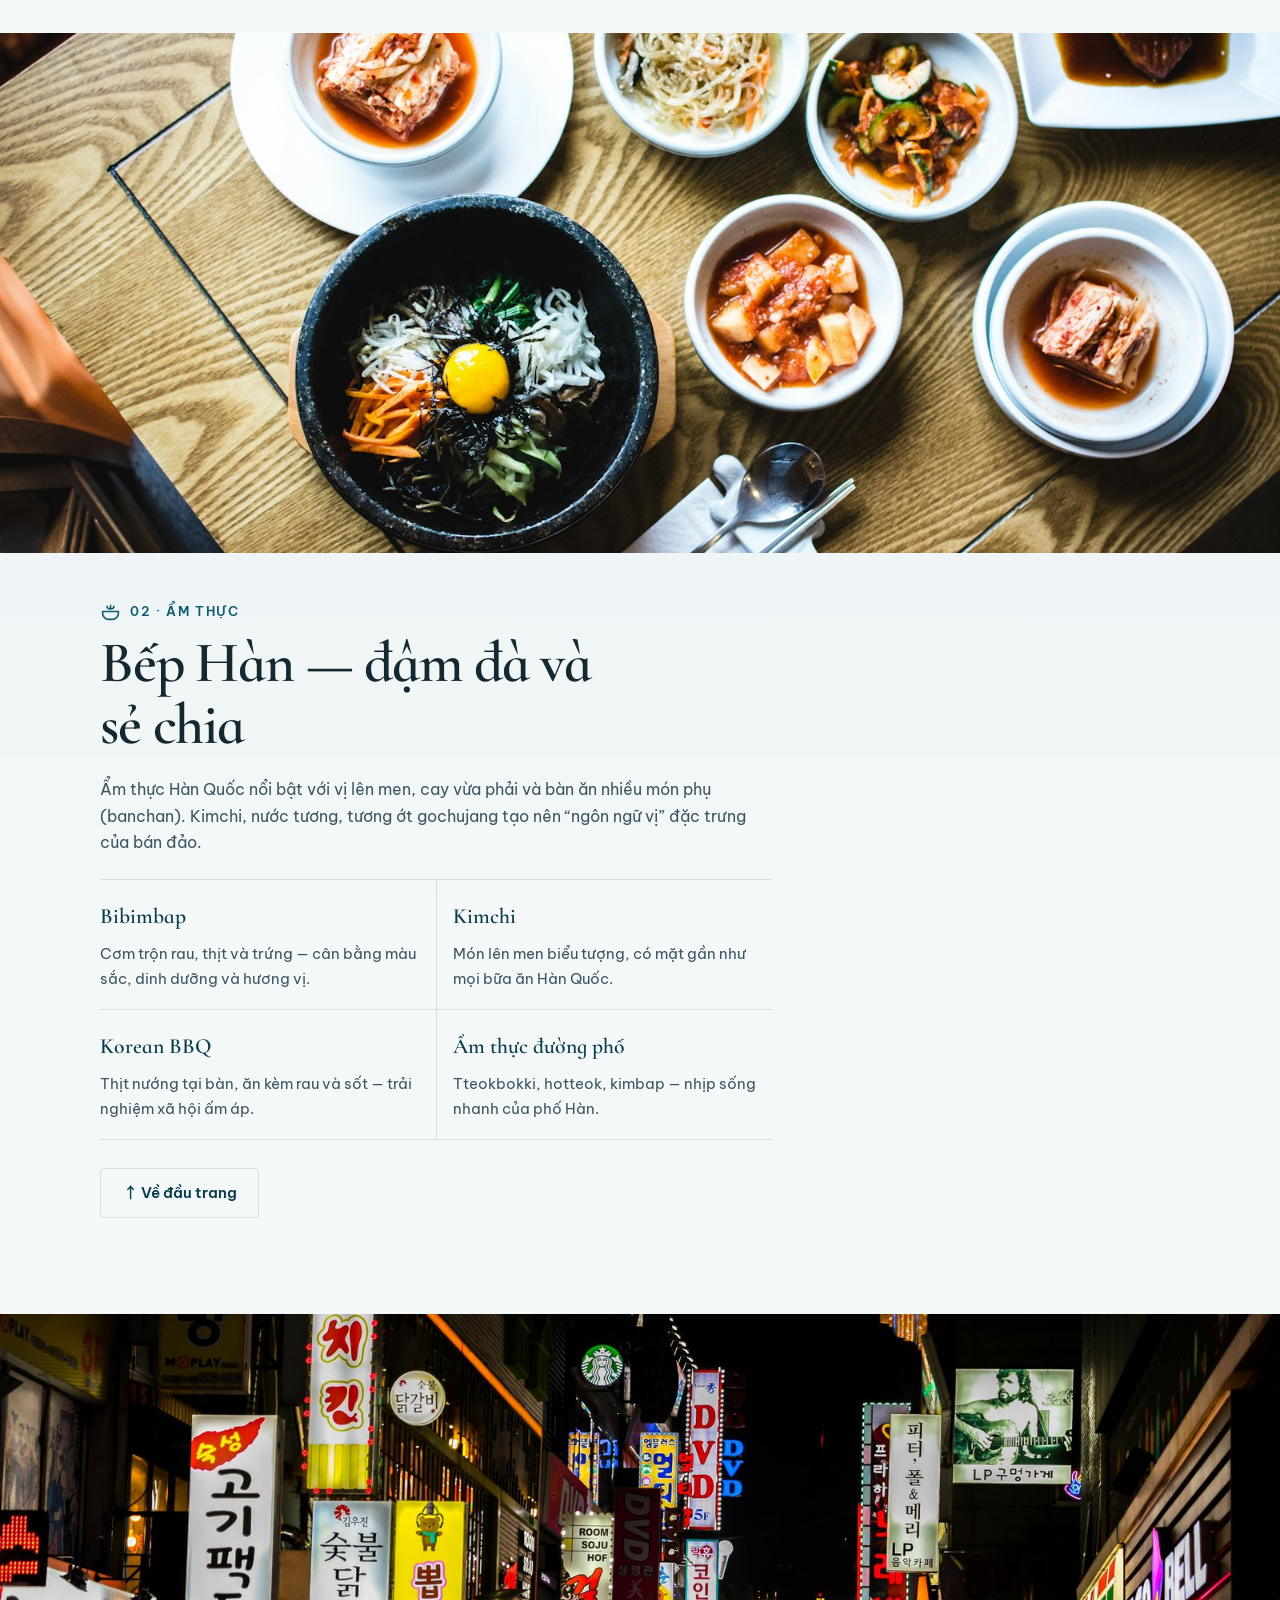
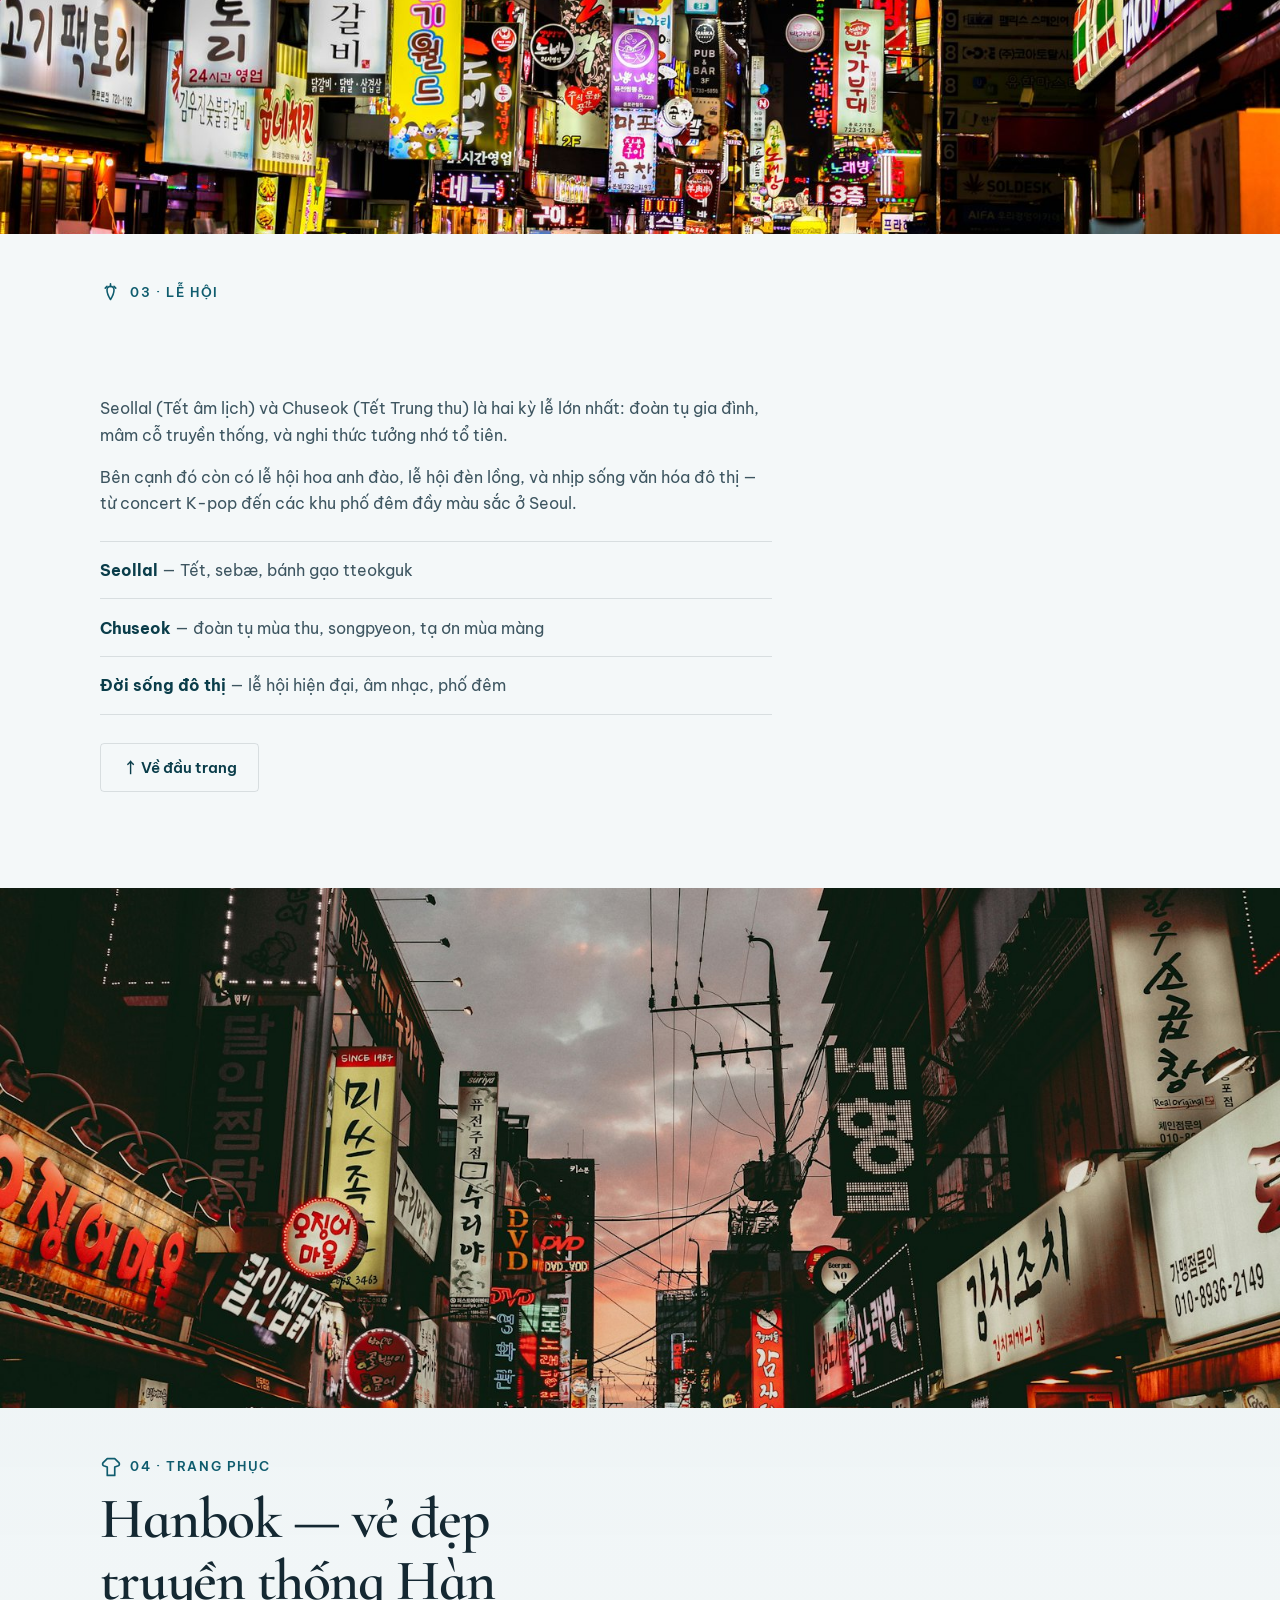
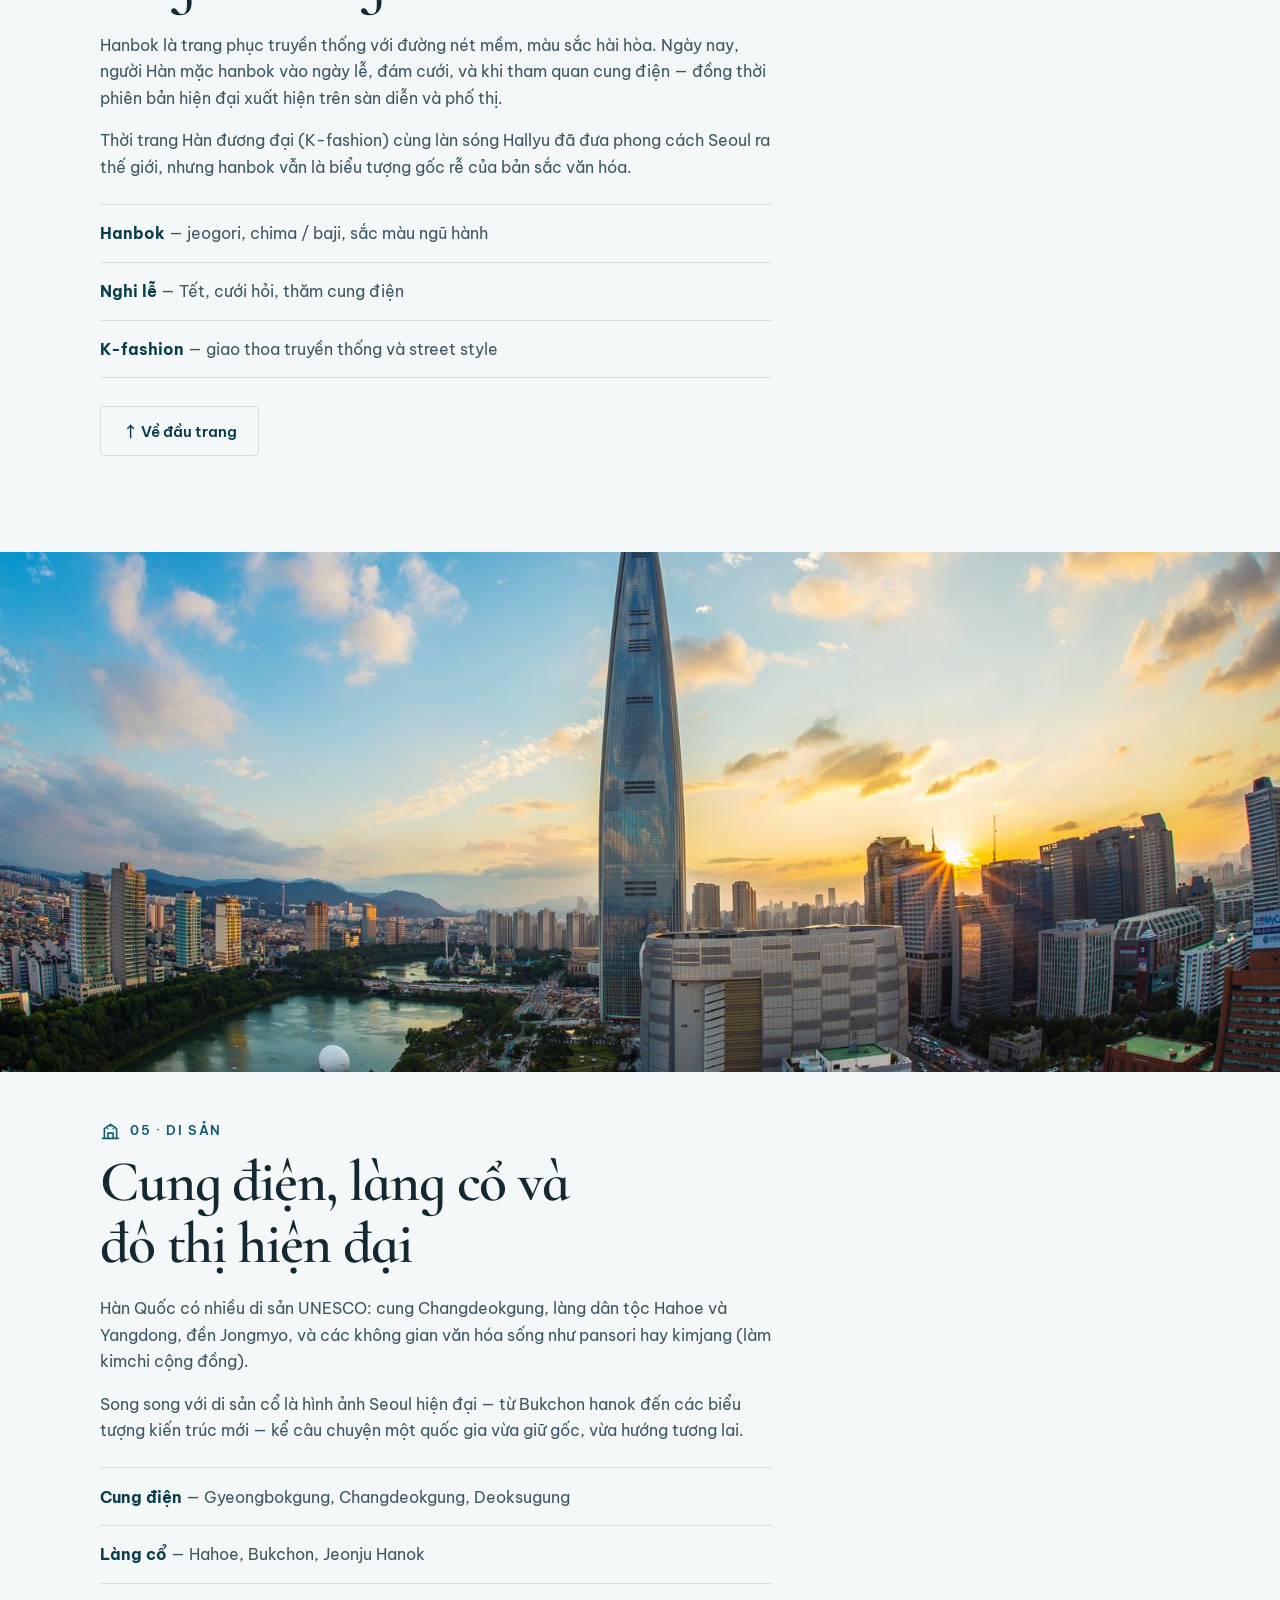
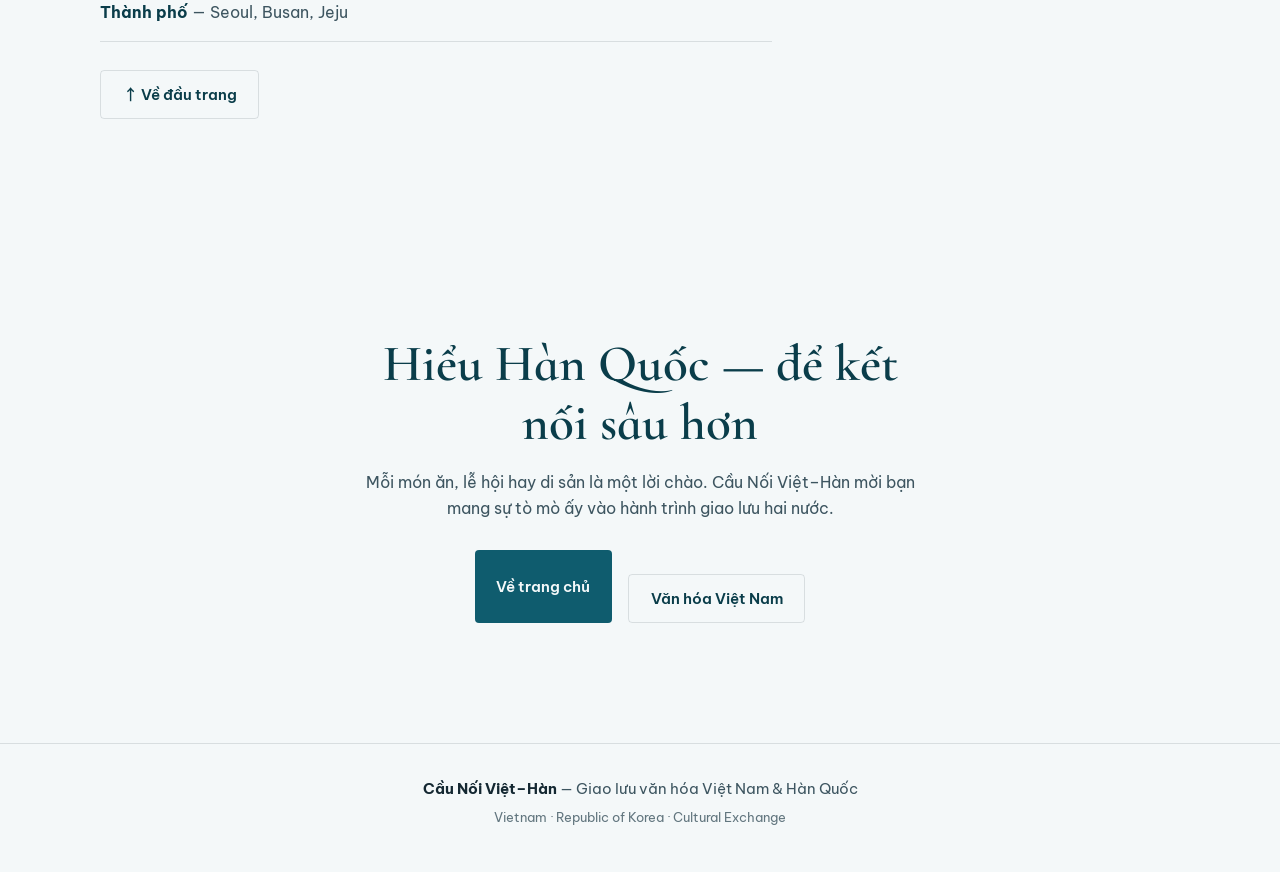
<file: apps/06-giao-luu-vn-hq/van-hoa-han-quoc.html>
<!DOCTYPE html>
<html lang="vi">
<head>
  <meta charset="UTF-8" />
  <meta name="viewport" content="width=device-width, initial-scale=1.0" />
  <title>Văn hóa Hàn Quốc — Cầu Nối Việt–Hàn</title>
  <meta name="description" content="Khám phá văn hóa Hàn Quốc: lịch sử, ẩm thực, lễ hội, trang phục và di sản — trong không gian giao lưu Việt–Hàn." />
  <link rel="preconnect" href="https://fonts.googleapis.com" />
  <link rel="preconnect" href="https://fonts.gstatic.com" crossorigin />
  <link href="https://fonts.googleapis.com/css2?family=Be+Vietnam+Pro:wght@400;500;600;700&family=Cormorant+Infant:ital,wght@0,500;0,600;0,700;1,500&family=Noto+Sans+KR:wght@400;500;600&display=swap" rel="stylesheet" />
  <link rel="stylesheet" href="style.css" />
</head>
<body class="page-culture" data-title-key="meta.title.cultureKr">
  <div class="page-wash" aria-hidden="true"></div>

  <header class="site-header site-header--solid" id="top">
    <a class="logo" href="index.html">
      <span class="logo-mark" aria-hidden="true"></span>
      <span class="logo-text" data-i18n="brand">Cầu Nối Việt–Hàn</span>
    </a>
    <nav class="nav" data-i18n-aria="nav.main" aria-label="Điều hướng chính">
      <a href="index.html" data-i18n="nav.home">Trang chủ</a>
      <div class="nav-item has-dropdown">
        <a href="gioi-thieu.html" class="nav-parent" data-i18n="nav.intro">Giới thiệu</a>
        <ul class="nav-dropdown" role="list">
          <li><a href="gioi-thieu.html#ngoai-giao" data-i18n="nav.diplomacy">Ngoại giao</a></li>
          <li><a href="gioi-thieu.html#hop-tac" data-i18n="nav.coop">Hợp tác</a></li>
          <li><a href="gioi-thieu.html#giao-luu" data-i18n="nav.exchange">Giao lưu</a></li>
        </ul>
      </div>
      <div class="nav-item has-dropdown">
        <a href="van-hoa-viet-nam.html" class="nav-parent" data-i18n="nav.culture">Văn hóa VN</a>
        <ul class="nav-dropdown" role="list">
          <li><a href="van-hoa-viet-nam.html#lich-su" data-i18n="toc.history">Lịch sử</a></li>
          <li><a href="van-hoa-viet-nam.html#am-thuc" data-i18n="toc.food">Ẩm thực</a></li>
          <li><a href="van-hoa-viet-nam.html#le-hoi" data-i18n="toc.festival">Lễ hội</a></li>
          <li><a href="van-hoa-viet-nam.html#trang-phuc" data-i18n="toc.costume">Trang phục</a></li>
          <li><a href="van-hoa-viet-nam.html#di-san" data-i18n="toc.heritage">Di sản</a></li>
        </ul>
      </div>
      <div class="nav-item has-dropdown">
        <a href="van-hoa-han-quoc.html" class="nav-parent" aria-current="page" data-i18n="nav.cultureKr">Văn hóa HQ</a>
        <ul class="nav-dropdown" role="list">
          <li><a href="#lich-su" data-i18n="toc.history">Lịch sử</a></li>
          <li><a href="#am-thuc" data-i18n="toc.food">Ẩm thực</a></li>
          <li><a href="#le-hoi" data-i18n="toc.festival">Lễ hội</a></li>
          <li><a href="#trang-phuc" data-i18n="toc.costume">Trang phục</a></li>
          <li><a href="#di-san" data-i18n="toc.heritage">Di sản</a></li>
        </ul>
      </div>
      <div class="nav-item has-dropdown">
        <a href="dia-danh-viet-nam.html" class="nav-parent" data-i18n="nav.places">Địa danh VN</a>
        <ul class="nav-dropdown" role="list">
          <li><a href="dia-danh-viet-nam.html#hoian" data-i18n="place.nav.hoian">Hội An</a></li>
          <li><a href="dia-danh-viet-nam.html#banahill" data-i18n="place.nav.banahill">Cầu Vàng</a></li>
          <li><a href="dia-danh-viet-nam.html#hanoi" data-i18n="place.nav.hanoi">Hà Nội</a></li>
          <li><a href="dia-danh-viet-nam.html#sapa" data-i18n="place.nav.sapa">Ruộng bậc thang</a></li>
          <li><a href="dia-danh-viet-nam.html#taxua" data-i18n="place.nav.taxua">Tà Xùa</a></li>
          <li><a href="dia-danh-viet-nam.html#hue" data-i18n="place.nav.hue">Huế</a></li>
        </ul>
      </div>
      <div class="nav-item has-dropdown">
        <a href="dia-danh-han-quoc.html" class="nav-parent" data-i18n="nav.placesKr">Địa danh HQ</a>
        <ul class="nav-dropdown" role="list">
          <li><a href="dia-danh-han-quoc.html#gyeongbok" data-i18n="placeKr.nav.gyeongbok">Gyeongbokgung</a></li>
          <li><a href="dia-danh-han-quoc.html#bukchon" data-i18n="placeKr.nav.bukchon">Bukchon</a></li>
          <li><a href="dia-danh-han-quoc.html#nseoul" data-i18n="placeKr.nav.nseoul">N Seoul Tower</a></li>
          <li><a href="dia-danh-han-quoc.html#busan" data-i18n="placeKr.nav.busan">Busan</a></li>
          <li><a href="dia-danh-han-quoc.html#jeju" data-i18n="placeKr.nav.jeju">Jeju</a></li>
          <li><a href="dia-danh-han-quoc.html#gyeongju" data-i18n="placeKr.nav.gyeongju">Gyeongju</a></li>
        </ul>
      </div>
      <a href="../07-nhan-dien-guong-mat/index.html" data-i18n="nav.facesort">FaceSort</a>
    </nav>
    <div class="header-tools">
      <div class="lang-switch" role="group" data-i18n-aria="lang.label" aria-label="Chọn ngôn ngữ">
        <button type="button" data-lang="vi" aria-pressed="true">VI</button>
        <button type="button" data-lang="ko" aria-pressed="false">KR</button>
      </div>
      <button class="nav-toggle" type="button" data-i18n-aria="nav.open" aria-label="Mở menu" aria-expanded="false">
        <span></span><span></span>
      </button>
    </div>
  </header>

  <main>
    <section class="intro-banner culture-banner">
      <div class="section-inner">
        <p class="eyebrow" data-i18n="cultureKr.eyebrow">Khám phá</p>
        <h1 class="intro-banner-title" data-i18n="cultureKr.title">Văn hóa Hàn Quốc</h1>
        <p class="section-lead" data-i18n="cultureKr.lead">
          Từ lịch sử bán đảo đến ẩm thực, lễ hội, hanbok và di sản —
          những nét văn hóa để bạn bè Việt Nam và mọi người cùng tìm hiểu.
        </p>
      </div>
    </section>

    <section class="culture-block" id="lich-su">
      <div class="culture-media">
        <img
          src="assets/kr-lich-su.jpg"
          data-i18n-alt="kr.history.alt"
          alt="Toà tháp Lotte World Tower và khung cảnh Seoul lúc hoàng hôn"
          width="1600"
          height="1067"
          loading="lazy"
        />
      </div>
      <div class="culture-copy section-inner">
        <p class="eyebrow reveal" data-i18n="kr.history.eyebrow">01 · Lịch sử</p>
        <h2 class="section-title reveal" data-i18n="kr.history.title">Bán đảo với bề dày lịch sử</h2>
        <div class="culture-body reveal">
          <p data-i18n="kr.history.p1">
            Lịch sử Hàn Quốc trải dài từ các vương quốc cổ Gojoseon, thời Tam Quốc (Goguryeo, Baekje, Silla),
            đến các triều đại Goryeo và Joseon. Chữ Hangul do vua Sejong sáng tạo vào thế kỷ XV là di sản tư tưởng
            và ngôn ngữ đặc biệt của dân tộc Hàn.
          </p>
          <p data-i18n="kr.history.p2">
            Thế kỷ XX mang những biến động lớn: kết thúc thuộc địa, chiến tranh Triều Tiên, rồi sự trỗi dậy của
            Đại Hàn Dân Quốc hiện đại. Ngày nay Seoul là trung tâm kinh tế — văn hóa toàn cầu, nơi truyền thống
            và đổi mới cùng tồn tại.
          </p>
          <ul class="culture-points">
            <li data-i18n-html="kr.history.li1"><strong>Biểu tượng</strong> — Hangul, cung điện Joseon, tinh thần “hongik ingan”</li>
            <li data-i18n-html="kr.history.li2"><strong>Tinh thần</strong> — hiếu học, kỷ luật, gắn bó cộng đồng</li>
            <li data-i18n-html="kr.history.li3"><strong>Hiện đại</strong> — công nghệ, giải trí toàn cầu, hội nhập quốc tế</li>
          </ul>
        </div>
        <a class="btn btn-back reveal" href="#top" data-i18n="back.top">↑ Về đầu trang</a>
      </div>
    </section>

    <section class="culture-block culture-block--alt" id="am-thuc">
      <div class="culture-media">
        <img
          src="assets/kr-am-thuc.jpg"
          data-i18n-alt="kr.food.alt"
          alt="Bàn ăn Hàn Quốc với bibimbap, kimchi và các món banchan"
          width="1600"
          height="1067"
          loading="lazy"
        />
      </div>
      <div class="culture-copy section-inner">
        <p class="eyebrow reveal" data-i18n="kr.food.eyebrow">02 · Ẩm thực</p>
        <h2 class="section-title reveal" data-i18n="kr.food.title">Bếp Hàn — đậm đà và sẻ chia</h2>
        <div class="culture-body reveal">
          <p data-i18n="kr.food.p1">
            Ẩm thực Hàn Quốc nổi bật với vị lên men, cay vừa phải và bàn ăn nhiều món phụ (banchan).
            Kimchi, nước tương, tương ớt gochujang tạo nên “ngôn ngữ vị” đặc trưng của bán đảo.
          </p>
          <div class="food-grid">
            <article>
              <h3 data-i18n="kr.food.bibimbap.title">Bibimbap</h3>
              <p data-i18n="kr.food.bibimbap.text">Cơm trộn rau, thịt và trứng — cân bằng màu sắc, dinh dưỡng và hương vị.</p>
            </article>
            <article>
              <h3 data-i18n="kr.food.kimchi.title">Kimchi</h3>
              <p data-i18n="kr.food.kimchi.text">Món lên men biểu tượng, có mặt gần như mọi bữa ăn Hàn Quốc.</p>
            </article>
            <article>
              <h3 data-i18n="kr.food.bbq.title">Korean BBQ</h3>
              <p data-i18n="kr.food.bbq.text">Thịt nướng tại bàn, ăn kèm rau và sốt — trải nghiệm xã hội ấm áp.</p>
            </article>
            <article>
              <h3 data-i18n="kr.food.street.title">Ẩm thực đường phố</h3>
              <p data-i18n="kr.food.street.text">Tteokbokki, hotteok, kimbap — nhịp sống nhanh của phố Hàn.</p>
            </article>
          </div>
        </div>
        <a class="btn btn-back reveal" href="#top" data-i18n="back.top">↑ Về đầu trang</a>
      </div>
    </section>

    <section class="culture-block" id="le-hoi">
      <div class="culture-media">
        <img
          src="assets/kr-le-hoi.jpg"
          data-i18n-alt="kr.festival.alt"
          alt="Phố đêm Seoul lung linh biển hiệu Hangul"
          width="1600"
          height="1067"
          loading="lazy"
        />
      </div>
      <div class="culture-copy section-inner">
        <p class="eyebrow reveal" data-i18n="kr.festival.eyebrow">03 · Lễ hội</p>
        <h2 class="section-title reveal" data-i18n="kr.festival.title">Nhịp vui của năm Hàn</h2>
        <div class="culture-body reveal">
          <p data-i18n="kr.festival.p1">
            Seollal (Tết âm lịch) và Chuseok (Tết Trung thu) là hai kỳ lễ lớn nhất:
            đoàn tụ gia đình, mâm cỗ truyền thống, và nghi thức tưởng nhớ tổ tiên.
          </p>
          <p data-i18n="kr.festival.p2">
            Bên cạnh đó còn có lễ hội hoa anh đào, lễ hội đèn lồng, và nhịp sống văn hóa đô thị —
            từ concert K-pop đến các khu phố đêm đầy màu sắc ở Seoul.
          </p>
          <ul class="culture-points">
            <li data-i18n-html="kr.festival.li1"><strong>Seollal</strong> — Tết, sebæ, bánh gạo tteokguk</li>
            <li data-i18n-html="kr.festival.li2"><strong>Chuseok</strong> — đoàn tụ mùa thu, songpyeon, tạ ơn mùa màng</li>
            <li data-i18n-html="kr.festival.li3"><strong>Đời sống đô thị</strong> — lễ hội hiện đại, âm nhạc, phố đêm</li>
          </ul>
        </div>
        <a class="btn btn-back reveal" href="#top" data-i18n="back.top">↑ Về đầu trang</a>
      </div>
    </section>

    <section class="culture-block culture-block--alt" id="trang-phuc">
      <div class="culture-media">
        <img
          src="assets/kr-trang-phuc.jpg"
          data-i18n-alt="kr.costume.alt"
          alt="Phố Seoul với biển hiệu Hangul — nơi truyền thống và hiện đại giao thoa"
          width="1600"
          height="1067"
          loading="lazy"
        />
      </div>
      <div class="culture-copy section-inner">
        <p class="eyebrow reveal" data-i18n="kr.costume.eyebrow">04 · Trang phục</p>
        <h2 class="section-title reveal" data-i18n="kr.costume.title">Hanbok — vẻ đẹp truyền thống Hàn</h2>
        <div class="culture-body reveal">
          <p data-i18n="kr.costume.p1">
            Hanbok là trang phục truyền thống với đường nét mềm, màu sắc hài hòa.
            Ngày nay, người Hàn mặc hanbok vào ngày lễ, đám cưới, và khi tham quan cung điện —
            đồng thời phiên bản hiện đại xuất hiện trên sàn diễn và phố thị.
          </p>
          <p data-i18n="kr.costume.p2">
            Thời trang Hàn đương đại (K-fashion) cùng làn sóng Hallyu đã đưa phong cách Seoul
            ra thế giới, nhưng hanbok vẫn là biểu tượng gốc rễ của bản sắc văn hóa.
          </p>
          <ul class="culture-points">
            <li data-i18n-html="kr.costume.li1"><strong>Hanbok</strong> — jeogori, chima / baji, sắc màu ngũ hành</li>
            <li data-i18n-html="kr.costume.li2"><strong>Nghi lễ</strong> — Tết, cưới hỏi, thăm cung điện</li>
            <li data-i18n-html="kr.costume.li3"><strong>K-fashion</strong> — giao thoa truyền thống và street style</li>
          </ul>
        </div>
        <a class="btn btn-back reveal" href="#top" data-i18n="back.top">↑ Về đầu trang</a>
      </div>
    </section>

    <section class="culture-block" id="di-san">
      <div class="culture-media">
        <img
          src="assets/kr-di-san.jpg"
          data-i18n-alt="kr.heritage.alt"
          alt="Đường chân trời Seoul với Lotte World Tower"
          width="1600"
          height="1067"
          loading="lazy"
        />
      </div>
      <div class="culture-copy section-inner">
        <p class="eyebrow reveal" data-i18n="kr.heritage.eyebrow">05 · Di sản</p>
        <h2 class="section-title reveal" data-i18n="kr.heritage.title">Cung điện, làng cổ và đô thị hiện đại</h2>
        <div class="culture-body reveal">
          <p data-i18n="kr.heritage.p1">
            Hàn Quốc có nhiều di sản UNESCO: cung Changdeokgung, làng dân tộc Hahoe và Yangdong,
            đền Jongmyo, và các không gian văn hóa sống như pansori hay kimjang (làm kimchi cộng đồng).
          </p>
          <p data-i18n="kr.heritage.p2">
            Song song với di sản cổ là hình ảnh Seoul hiện đại — từ Bukchon hanok đến các biểu tượng kiến trúc mới —
            kể câu chuyện một quốc gia vừa giữ gốc, vừa hướng tương lai.
          </p>
          <ul class="culture-points">
            <li data-i18n-html="kr.heritage.li1"><strong>Cung điện</strong> — Gyeongbokgung, Changdeokgung, Deoksugung</li>
            <li data-i18n-html="kr.heritage.li2"><strong>Làng cổ</strong> — Hahoe, Bukchon, Jeonju Hanok</li>
            <li data-i18n-html="kr.heritage.li3"><strong>Thành phố</strong> — Seoul, Busan, Jeju</li>
          </ul>
        </div>
        <a class="btn btn-back reveal" href="#top" data-i18n="back.top">↑ Về đầu trang</a>
      </div>
    </section>

    <section class="section closing">
      <div class="section-inner reveal">
        <h2 class="closing-title" data-i18n="closing.cultureKr.title">Hiểu Hàn Quốc — để kết nối sâu hơn</h2>
        <p data-i18n="closing.cultureKr.text">
          Mỗi món ăn, lễ hội hay di sản là một lời chào. Cầu Nối Việt–Hàn mời bạn mang sự tò mò ấy
          vào hành trình giao lưu hai nước.
        </p>
        <div class="closing-actions">
          <a class="btn btn-primary" href="index.html" data-i18n="closing.home">Về trang chủ</a>
          <a class="btn btn-back" href="van-hoa-viet-nam.html" data-i18n="home.cta.culture">Văn hóa Việt Nam</a>
        </div>
      </div>
    </section>
  </main>

  <footer class="site-footer">
    <p data-i18n-html="footer.line">
      <strong>Cầu Nối Việt–Hàn</strong> — Giao lưu văn hóa Việt Nam &amp; Hàn Quốc
    </p>
    <p class="footer-meta" data-i18n="footer.meta">
      Vietnam · Republic of Korea · Cultural Exchange
    </p>
  </footer>

  <script src="i18n.js"></script>
  <script src="script.js"></script>
</body>
</html>
</file>
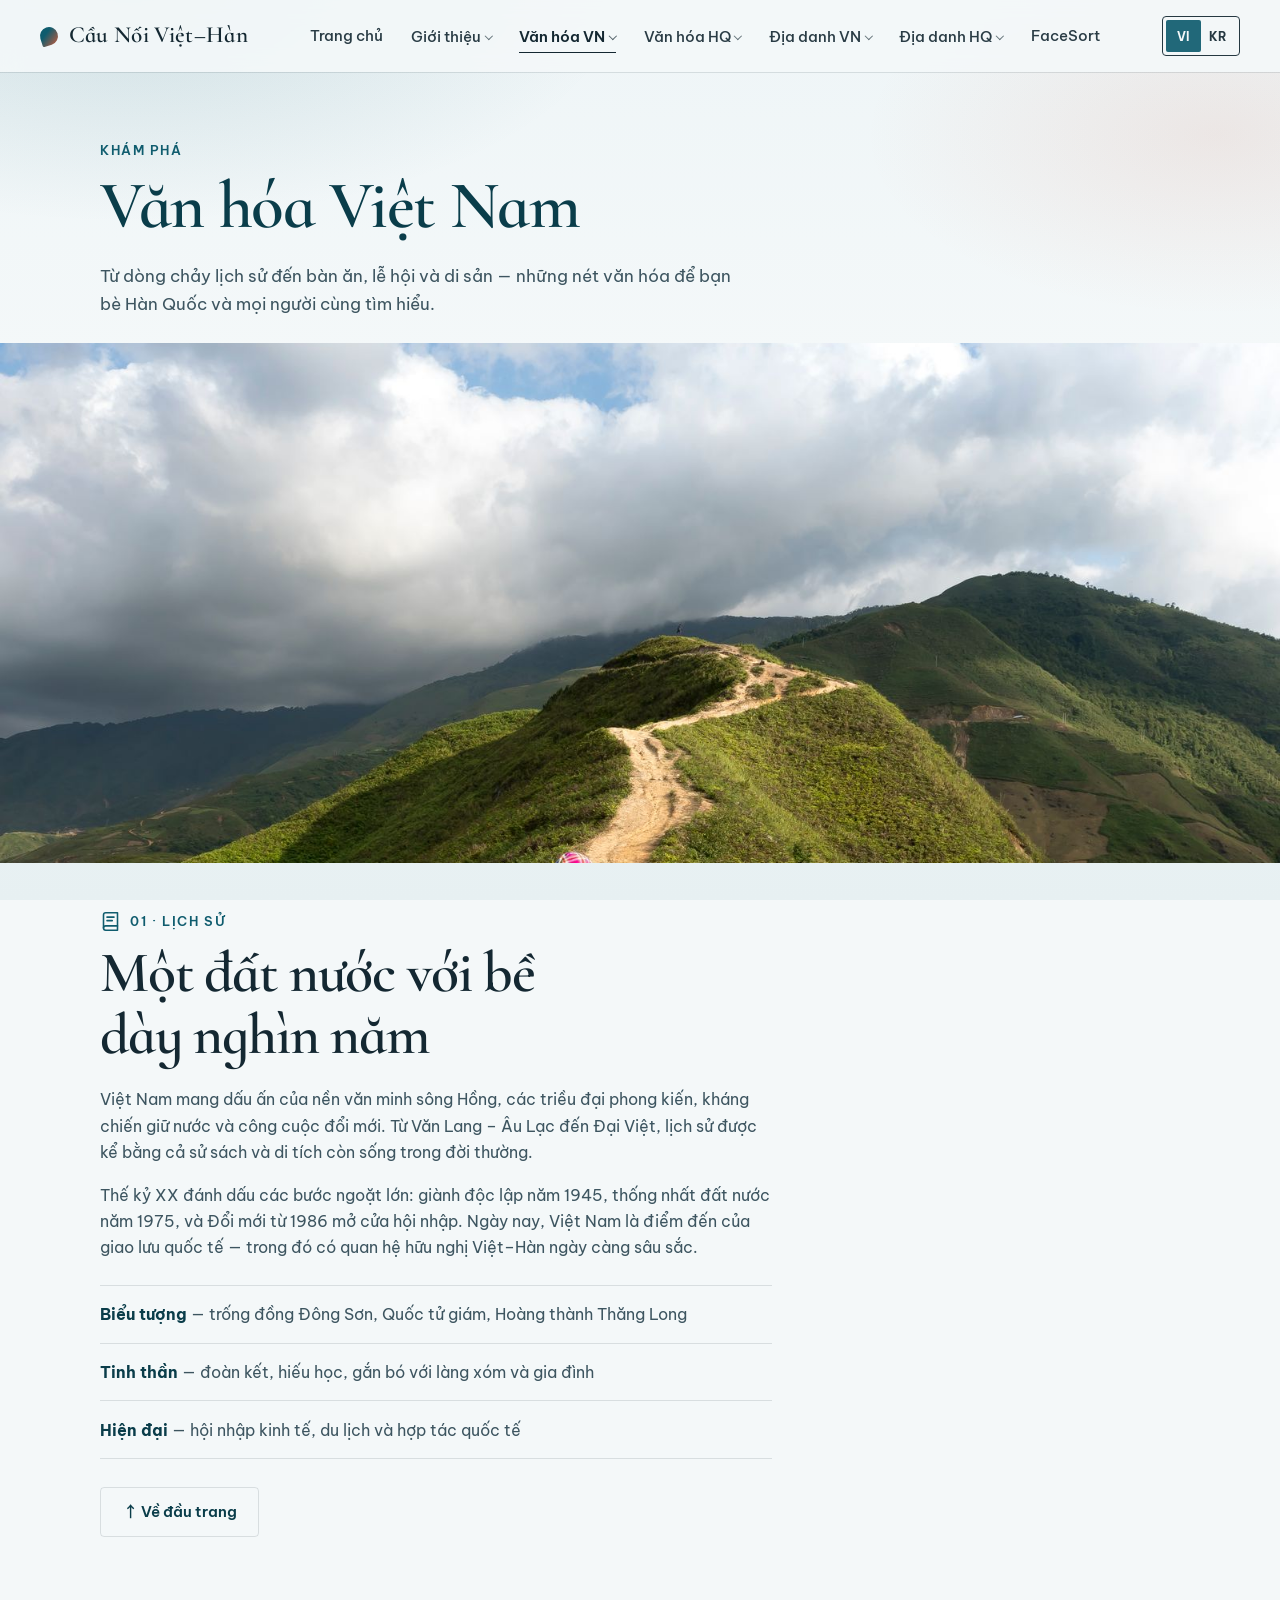
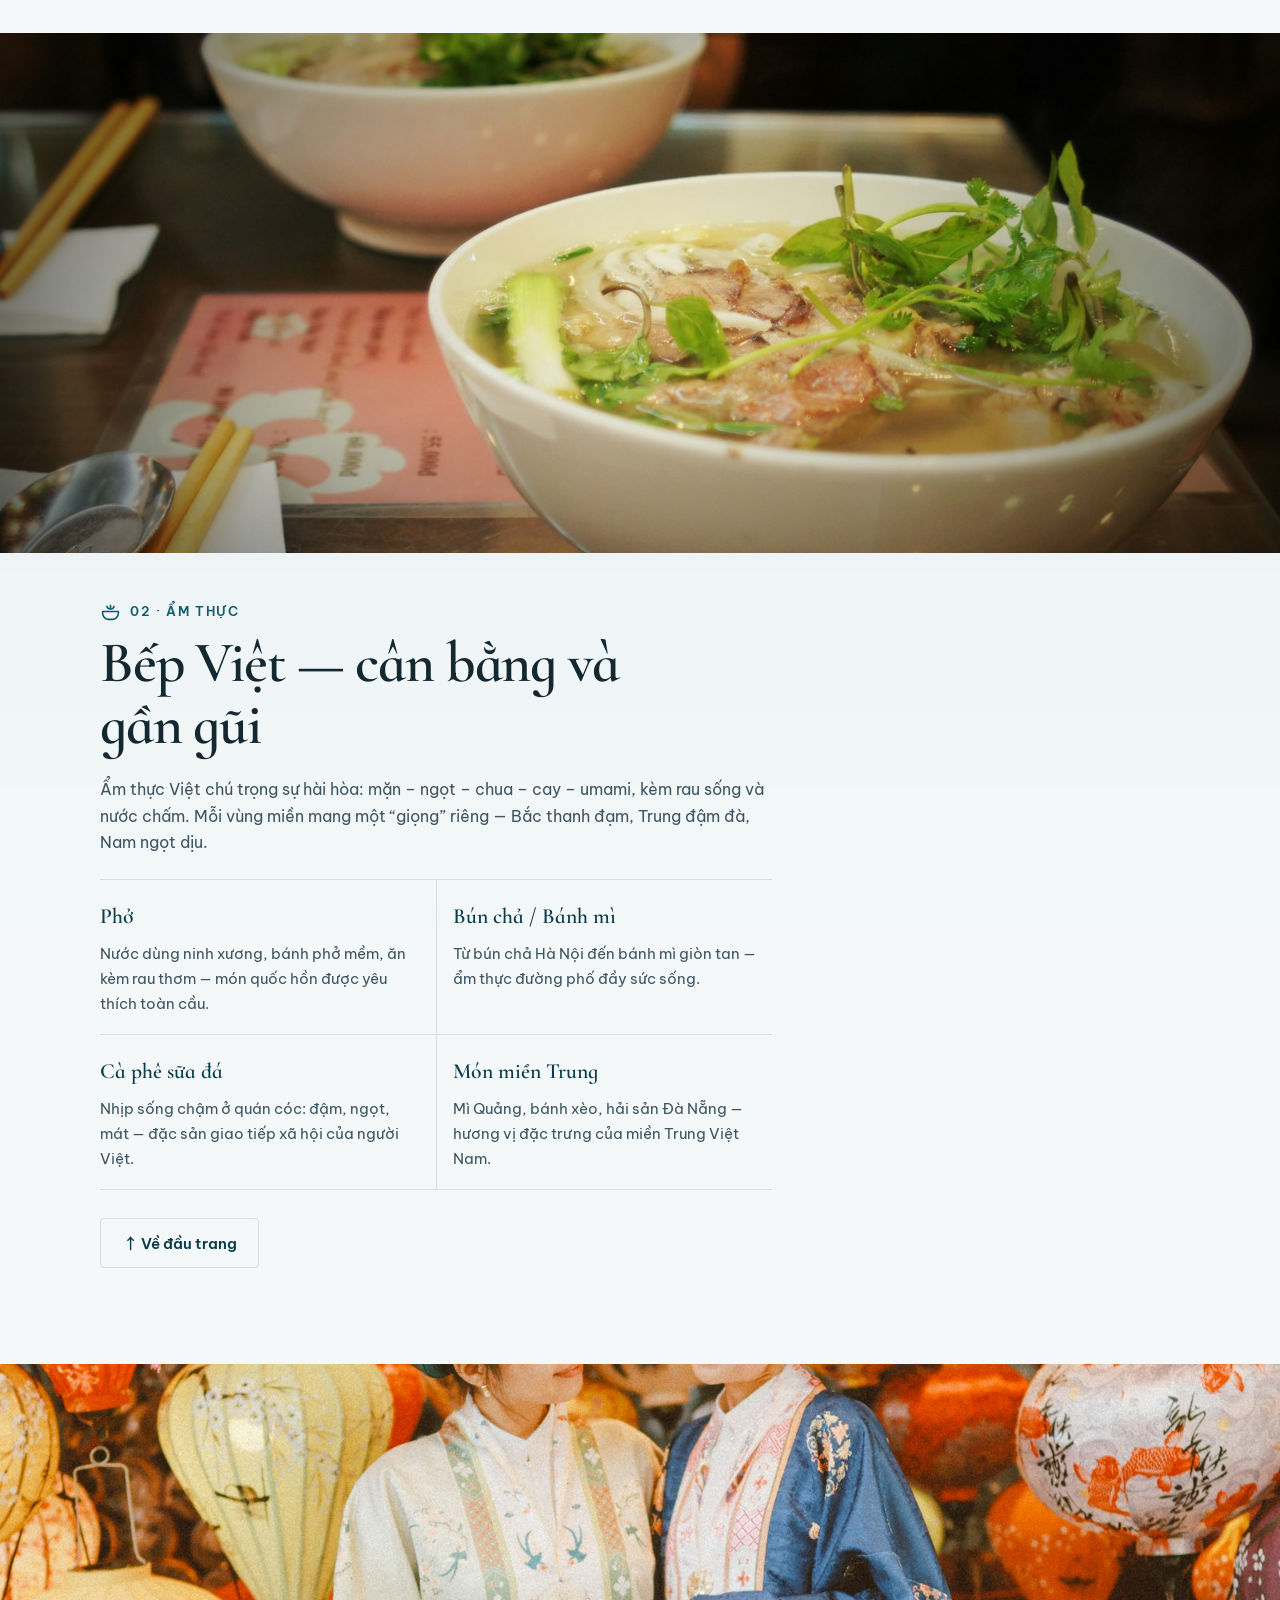
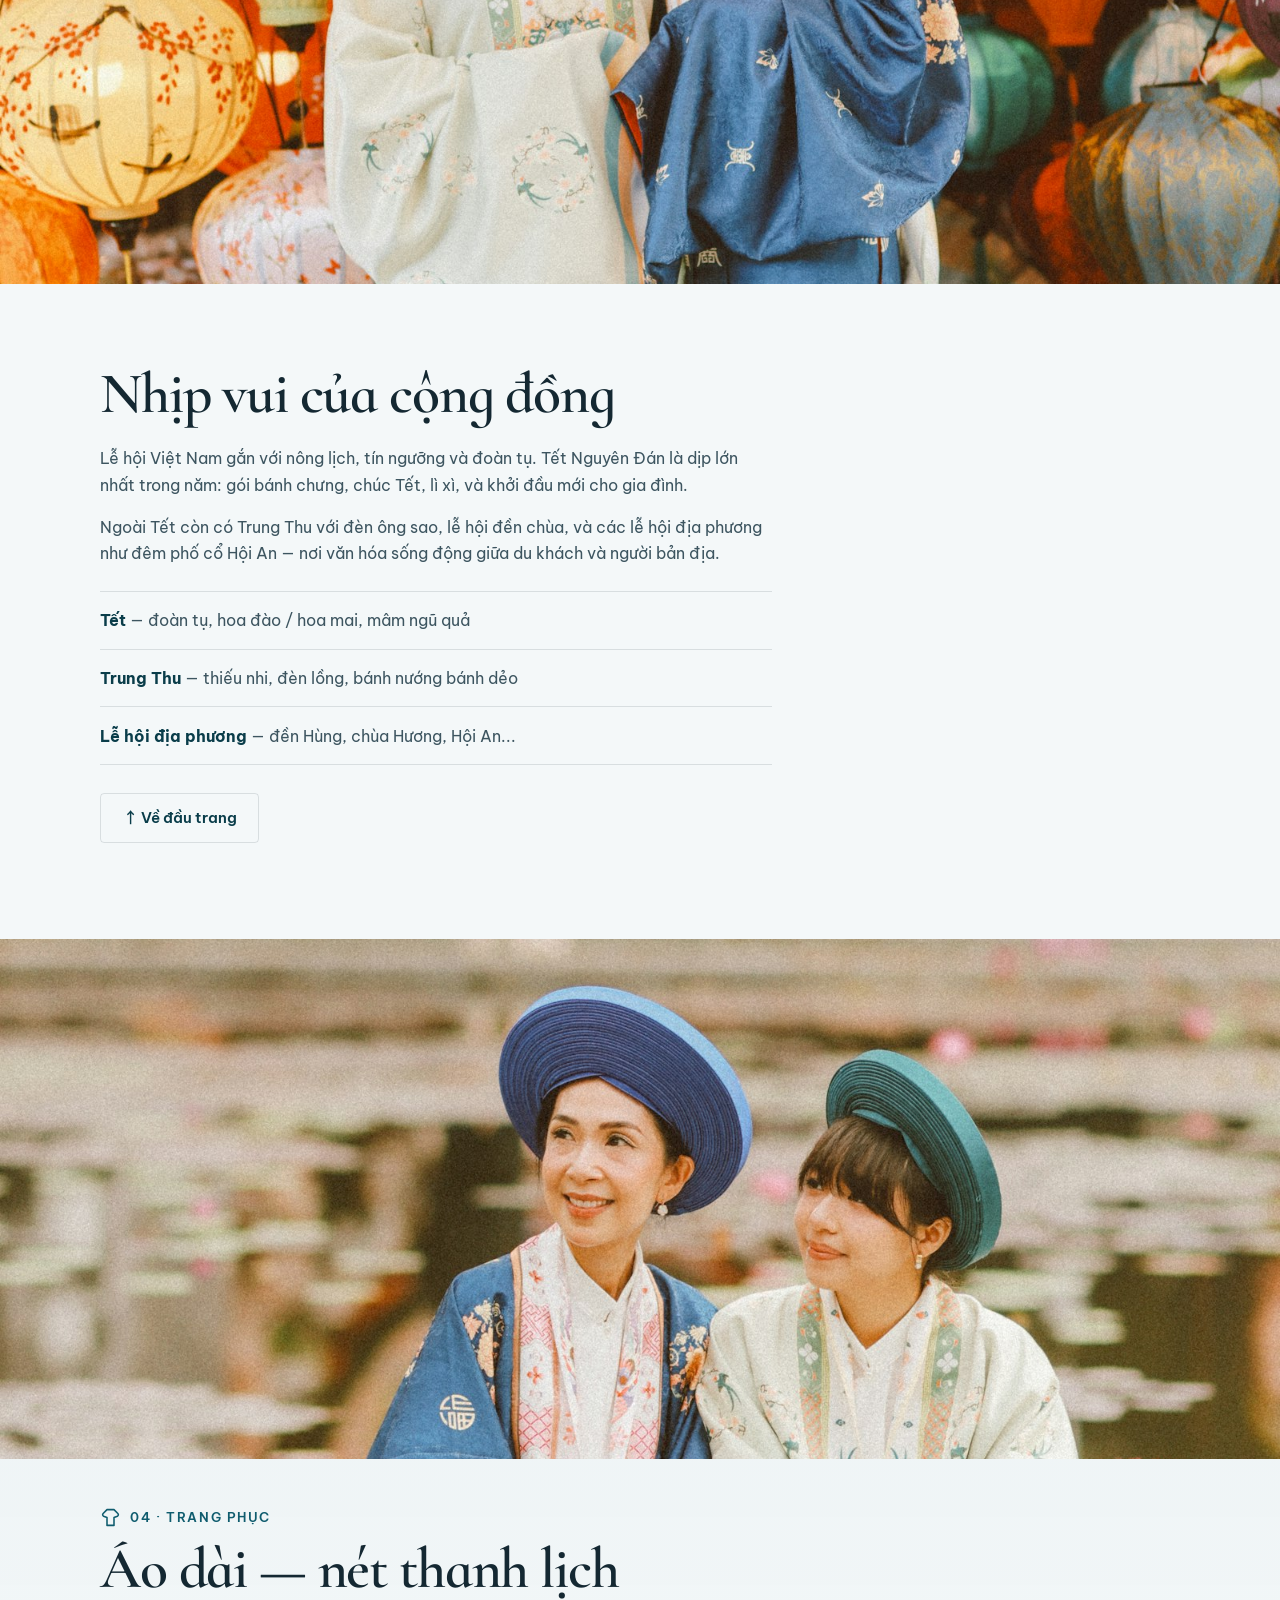
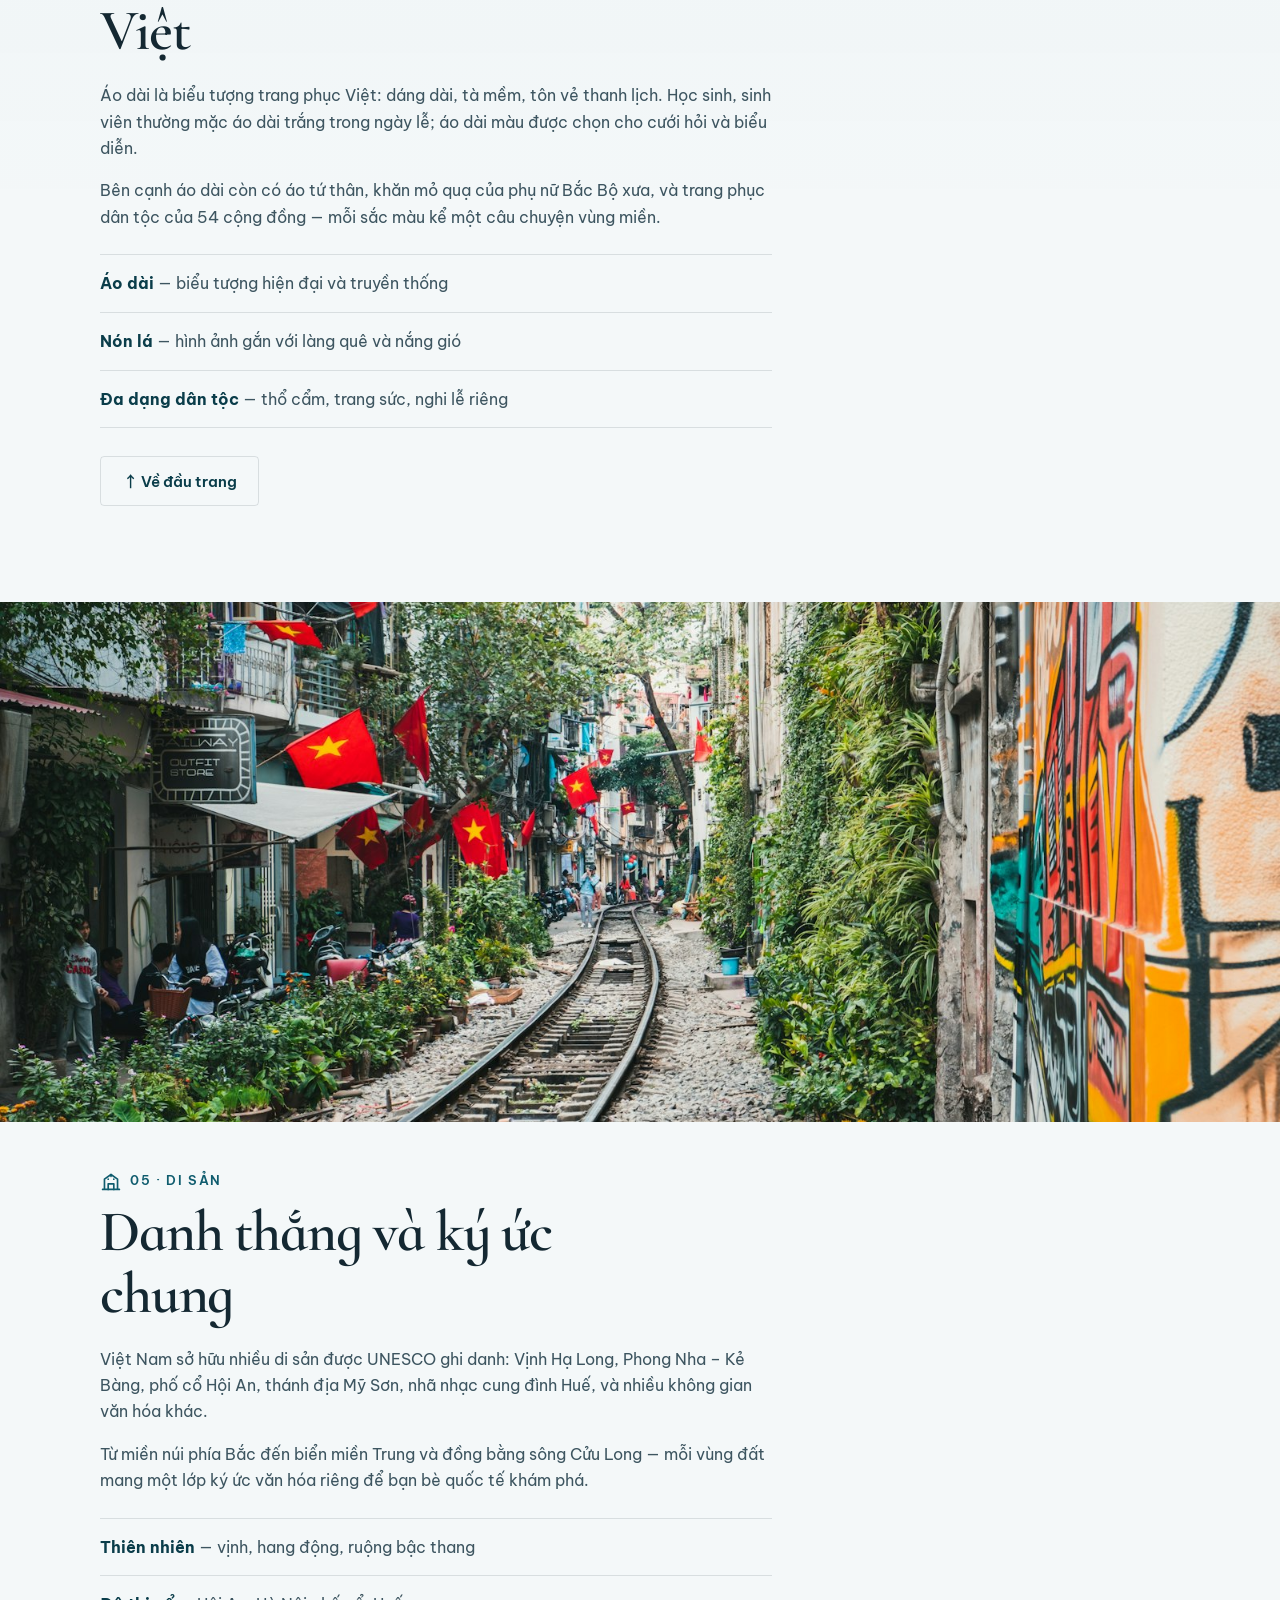
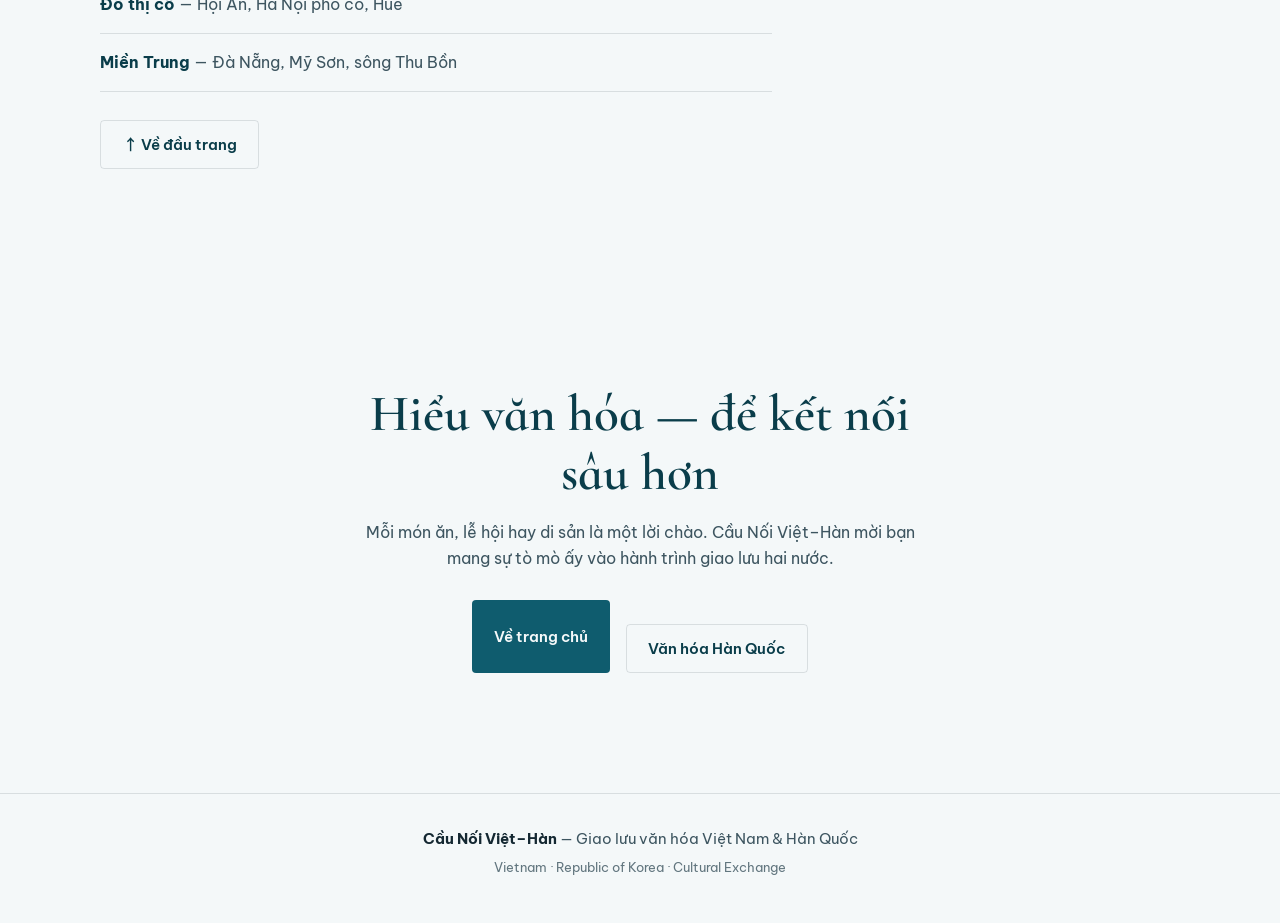
<file: apps/06-giao-luu-vn-hq/van-hoa-viet-nam.html>
﻿<!DOCTYPE html>
<html lang="vi">
<head>
  <meta charset="UTF-8" />
  <meta name="viewport" content="width=device-width, initial-scale=1.0" />
  <title>Văn hóa Việt Nam — Cầu Nối Việt–Hàn</title>
  <meta name="description" content="Khám phá văn hóa Việt Nam: lịch sử, ẩm thực, lễ hội, trang phục và di sản — trong không gian giao lưu Việt–Hàn." />
  <link rel="preconnect" href="https://fonts.googleapis.com" />
  <link rel="preconnect" href="https://fonts.gstatic.com" crossorigin />
  <link href="https://fonts.googleapis.com/css2?family=Be+Vietnam+Pro:wght@400;500;600;700&family=Cormorant+Infant:ital,wght@0,500;0,600;0,700;1,500&family=Noto+Sans+KR:wght@400;500;600&display=swap" rel="stylesheet" />
  <link rel="stylesheet" href="style.css" />
</head>
<body class="page-culture" data-title-key="meta.title.culture">
  <div class="page-wash" aria-hidden="true"></div>

  <header class="site-header site-header--solid" id="top">
    <a class="logo" href="index.html">
      <span class="logo-mark" aria-hidden="true"></span>
      <span class="logo-text" data-i18n="brand">Cầu Nối Việt–Hàn</span>
    </a>
    <nav class="nav" data-i18n-aria="nav.main" aria-label="Điều hướng chính">
      <a href="index.html" data-i18n="nav.home">Trang chủ</a>
      <div class="nav-item has-dropdown">
        <a href="gioi-thieu.html" class="nav-parent" data-i18n="nav.intro">Giới thiệu</a>
        <ul class="nav-dropdown" role="list">
          <li><a href="gioi-thieu.html#ngoai-giao" data-i18n="nav.diplomacy">Ngoại giao</a></li>
          <li><a href="gioi-thieu.html#hop-tac" data-i18n="nav.coop">Hợp tác</a></li>
          <li><a href="gioi-thieu.html#giao-luu" data-i18n="nav.exchange">Giao lưu</a></li>
        </ul>
      </div>
      <div class="nav-item has-dropdown">
        <a href="van-hoa-viet-nam.html" class="nav-parent" aria-current="page" data-i18n="nav.culture">Văn hóa VN</a>
        <ul class="nav-dropdown" role="list">
          <li><a href="#lich-su" data-i18n="toc.history">Lịch sử</a></li>
          <li><a href="#am-thuc" data-i18n="toc.food">Ẩm thực</a></li>
          <li><a href="#le-hoi" data-i18n="toc.festival">Lễ hội</a></li>
          <li><a href="#trang-phuc" data-i18n="toc.costume">Trang phục</a></li>
          <li><a href="#di-san" data-i18n="toc.heritage">Di sản</a></li>
        </ul>
      </div>
      <div class="nav-item has-dropdown">
        <a href="van-hoa-han-quoc.html" class="nav-parent" data-i18n="nav.cultureKr">Văn hóa HQ</a>
        <ul class="nav-dropdown" role="list">
          <li><a href="van-hoa-han-quoc.html#lich-su" data-i18n="toc.history">Lịch sử</a></li>
          <li><a href="van-hoa-han-quoc.html#am-thuc" data-i18n="toc.food">Ẩm thực</a></li>
          <li><a href="van-hoa-han-quoc.html#le-hoi" data-i18n="toc.festival">Lễ hội</a></li>
          <li><a href="van-hoa-han-quoc.html#trang-phuc" data-i18n="toc.costume">Trang phục</a></li>
          <li><a href="van-hoa-han-quoc.html#di-san" data-i18n="toc.heritage">Di sản</a></li>
        </ul>
      </div>
      <div class="nav-item has-dropdown">
        <a href="dia-danh-viet-nam.html" class="nav-parent" data-i18n="nav.places">Địa danh VN</a>
        <ul class="nav-dropdown" role="list">
          <li><a href="dia-danh-viet-nam.html#hoian" data-i18n="place.nav.hoian">Hội An</a></li>
          <li><a href="dia-danh-viet-nam.html#banahill" data-i18n="place.nav.banahill">Cầu Vàng</a></li>
          <li><a href="dia-danh-viet-nam.html#hanoi" data-i18n="place.nav.hanoi">Hà Nội</a></li>
          <li><a href="dia-danh-viet-nam.html#sapa" data-i18n="place.nav.sapa">Ruộng bậc thang</a></li>
          <li><a href="dia-danh-viet-nam.html#taxua" data-i18n="place.nav.taxua">Tà Xùa</a></li>
          <li><a href="dia-danh-viet-nam.html#hue" data-i18n="place.nav.hue">Huế</a></li>
        </ul>
      </div>
      <div class="nav-item has-dropdown">
        <a href="dia-danh-han-quoc.html" class="nav-parent" data-i18n="nav.placesKr">Địa danh HQ</a>
        <ul class="nav-dropdown" role="list">
          <li><a href="dia-danh-han-quoc.html#gyeongbok" data-i18n="placeKr.nav.gyeongbok">Gyeongbokgung</a></li>
          <li><a href="dia-danh-han-quoc.html#bukchon" data-i18n="placeKr.nav.bukchon">Bukchon</a></li>
          <li><a href="dia-danh-han-quoc.html#nseoul" data-i18n="placeKr.nav.nseoul">N Seoul Tower</a></li>
          <li><a href="dia-danh-han-quoc.html#busan" data-i18n="placeKr.nav.busan">Busan</a></li>
          <li><a href="dia-danh-han-quoc.html#jeju" data-i18n="placeKr.nav.jeju">Jeju</a></li>
          <li><a href="dia-danh-han-quoc.html#gyeongju" data-i18n="placeKr.nav.gyeongju">Gyeongju</a></li>
        </ul>
      </div>
      <a href="../07-nhan-dien-guong-mat/index.html" data-i18n="nav.facesort">FaceSort</a>
    </nav>
    <div class="header-tools">
      <div class="lang-switch" role="group" data-i18n-aria="lang.label" aria-label="Chọn ngôn ngữ">
        <button type="button" data-lang="vi" aria-pressed="true">VI</button>
        <button type="button" data-lang="ko" aria-pressed="false">KR</button>
      </div>
      <button class="nav-toggle" type="button" data-i18n-aria="nav.open" aria-label="Mở menu" aria-expanded="false">
        <span></span><span></span>
      </button>
    </div>
  </header>

  <main>
    <section class="intro-banner culture-banner">
      <div class="section-inner">
        <p class="eyebrow" data-i18n="culture.eyebrow">Khám phá</p>
        <h1 class="intro-banner-title" data-i18n="culture.title">Văn hóa Việt Nam</h1>
        <p class="section-lead" data-i18n="culture.lead">
          Từ dòng chảy lịch sử đến bàn ăn, lễ hội và di sản —
          những nét văn hóa để bạn bè Hàn Quốc và mọi người cùng tìm hiểu.
        </p>
      </div>
    </section>

    <section class="culture-block" id="lich-su">
      <div class="culture-media">
        <img
          src="assets/lich-su-vinh.jpg"
          data-i18n-alt="history.alt"
          alt="Đường mòn trên núi cao phía Bắc Việt Nam với trang phục dân tộc"
          width="1600"
          height="1067"
          loading="lazy"
        />
      </div>
      <div class="culture-copy section-inner">
        <p class="eyebrow reveal" data-i18n="history.eyebrow">01 · Lịch sử</p>
        <h2 class="section-title reveal" data-i18n="history.title">Một đất nước với bề dày nghìn năm</h2>
        <div class="culture-body reveal">
          <p data-i18n="history.p1">
            Việt Nam mang dấu ấn của nền văn minh sông Hồng, các triều đại phong kiến,
            kháng chiến giữ nước và công cuộc đổi mới. Từ Văn Lang – Âu Lạc đến Đại Việt,
            lịch sử được kể bằng cả sử sách và di tích còn sống trong đời thường.
          </p>
          <p data-i18n="history.p2">
            Thế kỷ XX đánh dấu các bước ngoặt lớn: giành độc lập năm 1945, thống nhất đất nước năm 1975,
            và Đổi mới từ 1986 mở cửa hội nhập. Ngày nay, Việt Nam là điểm đến của giao lưu quốc tế —
            trong đó có quan hệ hữu nghị Việt–Hàn ngày càng sâu sắc.
          </p>
          <ul class="culture-points">
            <li data-i18n-html="history.li1"><strong>Biểu tượng</strong> — trống đồng Đông Sơn, Quốc tử giám, Hoàng thành Thăng Long</li>
            <li data-i18n-html="history.li2"><strong>Tinh thần</strong> — đoàn kết, hiếu học, gắn bó với làng xóm và gia đình</li>
            <li data-i18n-html="history.li3"><strong>Hiện đại</strong> — hội nhập kinh tế, du lịch và hợp tác quốc tế</li>
          </ul>
        </div>
        <a class="btn btn-back reveal" href="#top" data-i18n="back.top">↑ Về đầu trang</a>
      </div>
    </section>

    <section class="culture-block culture-block--alt" id="am-thuc">
      <div class="culture-media">
        <img
          src="assets/am-thuc-pho.jpg"
          data-i18n-alt="food.alt"
          alt="Tô phở Việt Nam trên bàn ăn tại Hà Nội"
          width="1600"
          height="1067"
          loading="lazy"
        />
      </div>
      <div class="culture-copy section-inner">
        <p class="eyebrow reveal" data-i18n="food.eyebrow">02 · Ẩm thực</p>
        <h2 class="section-title reveal" data-i18n="food.title">Bếp Việt — cân bằng và gần gũi</h2>
        <div class="culture-body reveal">
          <p data-i18n="food.p1">
            Ẩm thực Việt chú trọng sự hài hòa: mặn – ngọt – chua – cay – umami,
            kèm rau sống và nước chấm. Mỗi vùng miền mang một “giọng” riêng —
            Bắc thanh đạm, Trung đậm đà, Nam ngọt dịu.
          </p>
          <div class="food-grid">
            <article>
              <h3 data-i18n="food.pho.title">Phở</h3>
              <p data-i18n="food.pho.text">Nước dùng ninh xương, bánh phở mềm, ăn kèm rau thơm — món quốc hồn được yêu thích toàn cầu.</p>
            </article>
            <article>
              <h3 data-i18n="food.street.title">Bún chả / Bánh mì</h3>
              <p data-i18n="food.street.text">Từ bún chả Hà Nội đến bánh mì giòn tan — ẩm thực đường phố đầy sức sống.</p>
            </article>
            <article>
              <h3 data-i18n="food.coffee.title">Cà phê sữa đá</h3>
              <p data-i18n="food.coffee.text">Nhịp sống chậm ở quán cóc: đậm, ngọt, mát — đặc sản giao tiếp xã hội của người Việt.</p>
            </article>
            <article>
              <h3 data-i18n="food.central.title">Món miền Trung</h3>
              <p data-i18n="food.central.text">Mì Quảng, bánh xèo, hải sản Đà Nẵng — hương vị đặc trưng của miền Trung Việt Nam.</p>
            </article>
          </div>
        </div>
        <a class="btn btn-back reveal" href="#top" data-i18n="back.top">↑ Về đầu trang</a>
      </div>
    </section>

    <section class="culture-block" id="le-hoi">
      <div class="culture-media">
        <img
          src="assets/le-hoi-den-long.jpg"
          data-i18n-alt="festival.alt"
          alt="Hai người mặc trang phục truyền thống trước hàng đèn lồng Hội An"
          width="1600"
          height="1067"
          loading="lazy"
        />
      </div>
      <div class="culture-copy section-inner">
        <p class="eyebrow reveal" data-i18n="festival.eyebrow">03 · Lễ hội</p>
        <h2 class="section-title reveal" data-i18n="festival.title">Nhịp vui của cộng đồng</h2>
        <div class="culture-body reveal">
          <p data-i18n="festival.p1">
            Lễ hội Việt Nam gắn với nông lịch, tín ngưỡng và đoàn tụ. Tết Nguyên Đán là dịp lớn nhất trong năm:
            gói bánh chưng, chúc Tết, lì xì, và khởi đầu mới cho gia đình.
          </p>
          <p data-i18n="festival.p2">
            Ngoài Tết còn có Trung Thu với đèn ông sao, lễ hội đền chùa, và các lễ hội địa phương
            như đêm phố cổ Hội An — không gian gần Đà Nẵng, nơi văn hóa sống động giữa du khách và người bản địa.
          </p>
          <ul class="culture-points">
            <li data-i18n-html="festival.li1"><strong>Tết</strong> — đoàn tụ, hoa đào / hoa mai, mâm ngũ quả</li>
            <li data-i18n-html="festival.li2"><strong>Trung Thu</strong> — thiếu nhi, đèn lồng, bánh nướng bánh dẻo</li>
            <li data-i18n-html="festival.li3"><strong>Lễ hội địa phương</strong> — đền Hùng, chùa Hương, Hội An...</li>
          </ul>
        </div>
        <a class="btn btn-back reveal" href="#top" data-i18n="back.top">↑ Về đầu trang</a>
      </div>
    </section>

    <section class="culture-block culture-block--alt" id="trang-phuc">
      <div class="culture-media">
        <img
          src="assets/trang-phuc-ao-dai.jpg"
          data-i18n-alt="costume.alt"
          alt="Hai người phụ nữ mặc áo dài truyền thống Việt Nam"
          width="1600"
          height="1067"
          loading="lazy"
        />
      </div>
      <div class="culture-copy section-inner">
        <p class="eyebrow reveal" data-i18n="costume.eyebrow">04 · Trang phục</p>
        <h2 class="section-title reveal" data-i18n="costume.title">Áo dài — nét thanh lịch Việt</h2>
        <div class="culture-body reveal">
          <p data-i18n="costume.p1">
            Áo dài là biểu tượng trang phục Việt: dáng dài, tà mềm, tôn vẻ thanh lịch.
            Học sinh, sinh viên thường mặc áo dài trắng trong ngày lễ; áo dài màu được chọn cho cưới hỏi và biểu diễn.
          </p>
          <p data-i18n="costume.p2">
            Bên cạnh áo dài còn có áo tứ thân, khăn mỏ quạ của phụ nữ Bắc Bộ xưa,
            và trang phục dân tộc của 54 cộng đồng — mỗi sắc màu kể một câu chuyện vùng miền.
          </p>
          <ul class="culture-points">
            <li data-i18n-html="costume.li1"><strong>Áo dài</strong> — biểu tượng hiện đại và truyền thống</li>
            <li data-i18n-html="costume.li2"><strong>Nón lá</strong> — hình ảnh gắn với làng quê và nắng gió</li>
            <li data-i18n-html="costume.li3"><strong>Đa dạng dân tộc</strong> — thổ cẩm, trang sức, nghi lễ riêng</li>
          </ul>
        </div>
        <a class="btn btn-back reveal" href="#top" data-i18n="back.top">↑ Về đầu trang</a>
      </div>
    </section>

    <section class="culture-block" id="di-san">
      <div class="culture-media">
        <img
          src="assets/di-san-ruong.jpg"
          data-i18n-alt="heritage.alt"
          alt="Phố đường tàu Hà Nội với cờ Việt Nam và cây xanh"
          width="1600"
          height="1067"
          loading="lazy"
        />
      </div>
      <div class="culture-copy section-inner">
        <p class="eyebrow reveal" data-i18n="heritage.eyebrow">05 · Di sản</p>
        <h2 class="section-title reveal" data-i18n="heritage.title">Danh thắng và ký ức chung</h2>
        <div class="culture-body reveal">
          <p data-i18n="heritage.p1">
            Việt Nam sở hữu nhiều di sản được UNESCO ghi danh: Vịnh Hạ Long, Phong Nha – Kẻ Bàng,
            phố cổ Hội An, thánh địa Mỹ Sơn, nhã nhạc cung đình Huế, và nhiều không gian văn hóa khác.
          </p>
          <p data-i18n="heritage.p2">
            Từ miền núi phía Bắc đến biển miền Trung và đồng bằng sông Cửu Long —
            mỗi vùng đất mang một lớp ký ức văn hóa riêng để bạn bè quốc tế khám phá.
          </p>
          <ul class="culture-points">
            <li data-i18n-html="heritage.li1"><strong>Thiên nhiên</strong> — vịnh, hang động, ruộng bậc thang</li>
            <li data-i18n-html="heritage.li2"><strong>Đô thị cổ</strong> — Hội An, Hà Nội phố cổ, Huế</li>
            <li data-i18n-html="heritage.li3"><strong>Miền Trung</strong> — Đà Nẵng, Mỹ Sơn, sông Thu Bồn</li>
          </ul>
        </div>
        <a class="btn btn-back reveal" href="#top" data-i18n="back.top">↑ Về đầu trang</a>
      </div>
    </section>

    <section class="section closing">
      <div class="section-inner reveal">
        <h2 class="closing-title" data-i18n="closing.culture.title">Hiểu văn hóa — để kết nối sâu hơn</h2>
        <p data-i18n="closing.culture.text">
          Mỗi món ăn, lễ hội hay di sản là một lời chào. Cầu Nối Việt–Hàn mời bạn mang sự tò mò ấy
          vào hành trình giao lưu hai nước.
        </p>
        <div class="closing-actions">
          <a class="btn btn-primary" href="index.html" data-i18n="closing.home">Về trang chủ</a>
          <a class="btn btn-back" href="van-hoa-han-quoc.html" data-i18n="home.cta.cultureKr">Văn hóa Hàn Quốc</a>
        </div>
      </div>
    </section>
  </main>

  <footer class="site-footer">
    <p data-i18n-html="footer.line">
      <strong>Cầu Nối Việt–Hàn</strong> — Giao lưu văn hóa Việt Nam &amp; Hàn Quốc
    </p>
    <p class="footer-meta" data-i18n="footer.meta">
      Vietnam · Republic of Korea · Cultural Exchange
    </p>
  </footer>

  <script src="i18n.js"></script>
  <script src="script.js"></script>
</body>
</html>
</file>
<file: apps/03-vi-ngay/style.css>
:root {
  --ink: #1a2e28;
  --ink-soft: #5a7068;
  --line: rgba(26, 46, 40, 0.1);
  --surface: rgba(255, 255, 255, 0.82);
  --surface-solid: #f7faf8;
  --income: #1f8a5b;
  --income-soft: #e8f6ef;
  --expense: #c45c3a;
  --expense-soft: #fceee8;
  --accent: #0d6e56;
  --accent-2: #2a9d7c;
  --balance-pos: #0d6e56;
  --balance-neg: #b33a3a;
  --bar-luong: #1f8a5b;
  --bar-an-uong: #e07a3d;
  --bar-di-chuyen: #3d8ec9;
  --bar-mua-sam: #c45a8c;
  --bar-khac: #6b7c8a;
  --shadow: 0 18px 40px rgba(26, 46, 40, 0.1);
  --radius: 20px;
  --font: "Be Vietnam Pro", sans-serif;
  --display: "Fraunces", Georgia, serif;
}

* {
  box-sizing: border-box;
}

body {
  margin: 0;
  min-height: 100vh;
  font-family: var(--font);
  color: var(--ink);
  background:
    radial-gradient(ellipse 80% 50% at 10% -10%, #c8ebe0 0%, transparent 55%),
    radial-gradient(ellipse 70% 45% at 100% 20%, #dceee8 0%, transparent 50%),
    linear-gradient(165deg, #eef6f2 0%, #d8ebe3 45%, #c5ddd4 100%);
  overflow-x: hidden;
}

.atmosphere {
  position: fixed;
  inset: 0;
  pointer-events: none;
  z-index: 0;
  overflow: hidden;
}

.glow {
  position: absolute;
  border-radius: 50%;
  filter: blur(40px);
  opacity: 0.55;
  animation: drift 14s ease-in-out infinite;
}

.glow-a {
  width: 280px;
  height: 280px;
  top: 8%;
  left: -60px;
  background: #9fd9c4;
}

.glow-b {
  width: 320px;
  height: 320px;
  right: -80px;
  bottom: 15%;
  background: #b8d4c8;
  animation-delay: -6s;
  animation-direction: reverse;
}

.grid-fade {
  position: absolute;
  inset: 0;
  opacity: 0.18;
  background-image:
    linear-gradient(rgba(13, 110, 86, 0.08) 1px, transparent 1px),
    linear-gradient(90deg, rgba(13, 110, 86, 0.08) 1px, transparent 1px);
  background-size: 48px 48px;
  mask-image: radial-gradient(ellipse 70% 60% at 50% 30%, #000 20%, transparent 75%);
}

.app {
  position: relative;
  z-index: 1;
  max-width: 720px;
  margin: 0 auto;
  padding: 36px 18px 64px;
  display: grid;
  gap: 18px;
}

.hero {
  text-align: center;
  padding: 8px 0 4px;
  animation: fadeDown 0.65s ease both;
}

.brand {
  margin: 0;
  font-family: var(--display);
  font-size: clamp(2.6rem, 8vw, 3.6rem);
  font-weight: 700;
  letter-spacing: -0.03em;
  color: var(--accent);
  line-height: 1.05;
}

.lead {
  margin: 10px 0 0;
  color: var(--ink-soft);
  font-size: 1.05rem;
  font-weight: 500;
}

.date-field {
  display: inline-flex;
  align-items: center;
  gap: 10px;
  margin-top: 20px;
  padding: 10px 14px;
  background: var(--surface);
  border: 1px solid var(--line);
  border-radius: 14px;
  box-shadow: var(--shadow);
  backdrop-filter: blur(8px);
}

.date-field span {
  font-size: 0.85rem;
  font-weight: 700;
  color: var(--ink-soft);
  text-transform: uppercase;
  letter-spacing: 0.04em;
}

.date-field input {
  border: none;
  background: transparent;
  font: inherit;
  font-weight: 600;
  color: var(--ink);
  outline: none;
  cursor: pointer;
}

.summary {
  display: grid;
  grid-template-columns: repeat(3, 1fr);
  gap: 10px;
  animation: fadeUp 0.55s ease 0.08s both;
}

.summary-item {
  padding: 16px 14px;
  border-radius: 16px;
  border: 1px solid var(--line);
  background: var(--surface);
  box-shadow: var(--shadow);
  backdrop-filter: blur(8px);
  text-align: center;
}

.summary-label {
  display: block;
  font-size: 0.78rem;
  font-weight: 700;
  letter-spacing: 0.03em;
  text-transform: uppercase;
  color: var(--ink-soft);
  margin-bottom: 6px;
}

.summary-item strong {
  display: block;
  font-size: clamp(0.95rem, 2.8vw, 1.15rem);
  font-weight: 800;
  letter-spacing: -0.02em;
  word-break: break-word;
}

.summary-item.income strong {
  color: var(--income);
}

.summary-item.expense strong {
  color: var(--expense);
}

.summary-item.balance strong.positive {
  color: var(--balance-pos);
}

.summary-item.balance strong.negative {
  color: var(--balance-neg);
}

.panel {
  background: var(--surface);
  border: 1px solid var(--line);
  border-radius: var(--radius);
  box-shadow: var(--shadow);
  backdrop-filter: blur(10px);
  padding: 20px 18px;
  animation: fadeUp 0.55s ease both;
}

.forms-grid {
  display: grid;
  grid-template-columns: 1fr 1fr;
  gap: 14px;
  animation: fadeUp 0.55s ease 0.12s both;
}

.form-panel {
  animation: none;
}

.income-panel h2 {
  color: var(--income);
}

.expense-panel h2 {
  color: var(--expense);
}

.form-hint {
  margin: 6px 0 14px;
  font-size: 0.88rem;
  font-weight: 500;
  color: var(--ink-soft);
}

.chart-panel {
  animation-delay: 0.18s;
}

.list-panel {
  animation-delay: 0.24s;
}

.panel h2,
.panel-head h2 {
  margin: 0;
  font-family: var(--display);
  font-size: 1.35rem;
  font-weight: 700;
  color: var(--accent);
}

.panel-head {
  display: flex;
  align-items: baseline;
  justify-content: space-between;
  gap: 12px;
  margin-bottom: 16px;
  flex-wrap: wrap;
}

.panel-head p {
  margin: 0;
  font-size: 0.9rem;
  font-weight: 500;
  color: var(--ink-soft);
}

.form-panel > h2 {
  margin-bottom: 0;
}

.txn-form {
  display: grid;
  grid-template-columns: 1fr 1fr;
  gap: 12px;
}

.txn-form label {
  display: grid;
  gap: 6px;
}

.txn-form label.full {
  grid-column: 1 / -1;
}

.txn-form span {
  font-size: 0.82rem;
  font-weight: 700;
  color: var(--ink-soft);
}

.txn-form input,
.txn-form select {
  width: 100%;
  padding: 12px 14px;
  border: 1.5px solid var(--line);
  border-radius: 12px;
  background: var(--surface-solid);
  color: var(--ink);
  font: inherit;
  font-weight: 500;
  outline: none;
  transition: border-color 0.2s ease, box-shadow 0.2s ease;
}

.txn-form input:focus,
.txn-form select:focus {
  border-color: var(--accent-2);
  box-shadow: 0 0 0 3px rgba(42, 157, 124, 0.18);
}

.form-actions {
  grid-column: 1 / -1;
  display: grid;
  grid-template-columns: 1fr;
  gap: 8px;
  margin-top: 4px;
}

.form-actions.has-back {
  grid-template-columns: 1fr 1fr;
}

.btn-primary {
  padding: 14px 18px;
  border: none;
  border-radius: 14px;
  background: linear-gradient(160deg, var(--accent-2) 0%, var(--accent) 100%);
  color: #fff;
  font: inherit;
  font-weight: 700;
  cursor: pointer;
  box-shadow: 0 10px 22px rgba(13, 110, 86, 0.28);
  transition: transform 0.15s ease, box-shadow 0.15s ease;
}

.btn-back {
  padding: 14px 18px;
  border: 1.5px solid var(--line);
  border-radius: 14px;
  background: var(--surface-solid);
  color: var(--ink-soft);
  font: inherit;
  font-weight: 700;
  cursor: pointer;
  transition: background 0.15s ease, color 0.15s ease, border-color 0.15s ease;
}

.btn-back:hover {
  background: #eef2f0;
  color: var(--ink);
  border-color: rgba(26, 46, 40, 0.2);
}

.btn-primary:hover {
  transform: translateY(-2px);
  box-shadow: 0 14px 26px rgba(13, 110, 86, 0.34);
}

.btn-primary:active {
  transform: translateY(0);
}

.btn-expense {
  background: linear-gradient(160deg, #d97a58 0%, var(--expense) 100%);
  box-shadow: 0 10px 22px rgba(196, 92, 58, 0.28);
}

.btn-expense:hover {
  box-shadow: 0 14px 26px rgba(196, 92, 58, 0.34);
}

.expense-panel .txn-form input:focus,
.expense-panel .txn-form select:focus {
  border-color: var(--expense);
  box-shadow: 0 0 0 3px rgba(196, 92, 58, 0.18);
}

.chart {
  display: flex;
  align-items: flex-end;
  justify-content: space-around;
  gap: 12px;
  min-height: 220px;
  padding: 12px 4px 0;
  border-bottom: 2px solid var(--line);
}

.chart-bar-group {
  flex: 1;
  max-width: 90px;
  display: flex;
  flex-direction: column;
  align-items: center;
  gap: 8px;
}

.chart-bar-track {
  width: 100%;
  height: 160px;
  display: flex;
  align-items: flex-end;
  justify-content: center;
}

.chart-bar {
  width: 70%;
  max-width: 48px;
  min-height: 4px;
  border-radius: 10px 10px 4px 4px;
  transform-origin: bottom;
  animation: growBar 0.55s cubic-bezier(0.22, 1, 0.36, 1) both;
  transition: height 0.45s cubic-bezier(0.22, 1, 0.36, 1);
}

.chart-bar.luong {
  background: linear-gradient(180deg, #4db887, var(--bar-luong));
}

.chart-bar.an-uong {
  background: linear-gradient(180deg, #f0a06a, var(--bar-an-uong));
}

.chart-bar.di-chuyen {
  background: linear-gradient(180deg, #6eb4e0, var(--bar-di-chuyen));
}

.chart-bar.mua-sam {
  background: linear-gradient(180deg, #e08ab4, var(--bar-mua-sam));
}

.chart-bar.khac {
  background: linear-gradient(180deg, #9aabba, var(--bar-khac));
}

.chart-value {
  font-size: 0.72rem;
  font-weight: 700;
  color: var(--ink);
  text-align: center;
  line-height: 1.2;
  min-height: 1.1em;
}

.chart-label {
  font-size: 0.78rem;
  font-weight: 700;
  color: var(--ink-soft);
  text-align: center;
}

.chart-empty,
.list-empty {
  margin: 8px 0 0;
  text-align: center;
  color: var(--ink-soft);
  font-weight: 500;
}

.txn-list {
  list-style: none;
  margin: 0;
  padding: 0;
  display: grid;
  gap: 8px;
}

.txn-list:empty + .list-empty {
  display: block;
}

.txn-list:not(:empty) + .list-empty {
  display: none;
}

.list-tools {
  display: flex;
  align-items: center;
  gap: 10px;
  flex-wrap: wrap;
}

.btn-undo {
  padding: 7px 12px;
  border: 1.5px solid var(--line);
  border-radius: 10px;
  background: var(--surface-solid);
  color: var(--accent);
  font: inherit;
  font-size: 0.85rem;
  font-weight: 700;
  cursor: pointer;
  transition: background 0.15s ease, border-color 0.15s ease;
}

.btn-undo:hover {
  background: var(--income-soft);
  border-color: rgba(31, 138, 91, 0.35);
}

.edit-banner {
  margin: 0 0 12px;
  padding: 10px 12px;
  border-radius: 12px;
  background: #fff6e8;
  border: 1px solid rgba(224, 122, 61, 0.35);
  color: #8a4f22;
  font-size: 0.88rem;
  font-weight: 600;
}

.txn-item {
  display: grid;
  grid-template-columns: 1fr auto auto auto;
  align-items: center;
  gap: 8px;
  padding: 12px 14px;
  border-radius: 14px;
  border: 1px solid var(--line);
  background: var(--surface-solid);
  animation: fadeUp 0.35s ease both;
}

.txn-item.editing {
  border-color: rgba(224, 122, 61, 0.55);
  box-shadow: 0 0 0 3px rgba(224, 122, 61, 0.12);
}

.txn-meta {
  min-width: 0;
}

.txn-cat {
  display: block;
  font-weight: 700;
  font-size: 0.95rem;
  color: var(--ink);
}

.txn-note {
  display: block;
  margin-top: 2px;
  font-size: 0.82rem;
  color: var(--ink-soft);
  white-space: nowrap;
  overflow: hidden;
  text-overflow: ellipsis;
}

.txn-amount {
  font-weight: 800;
  font-size: 0.95rem;
  white-space: nowrap;
}

.txn-amount.income {
  color: var(--income);
}

.txn-amount.expense {
  color: var(--expense);
}

.txn-edit,
.txn-delete {
  width: 34px;
  height: 34px;
  border: 1px solid var(--line);
  border-radius: 10px;
  background: transparent;
  color: var(--ink-soft);
  font-size: 0.95rem;
  font-weight: 700;
  line-height: 1;
  cursor: pointer;
  transition: background 0.15s ease, color 0.15s ease;
}

.txn-edit:hover {
  background: var(--income-soft);
  color: var(--income);
}

.txn-delete {
  font-size: 1.1rem;
}

.txn-delete:hover {
  background: var(--expense-soft);
  color: var(--expense);
}

@keyframes fadeDown {
  from {
    opacity: 0;
    transform: translateY(-14px);
  }
  to {
    opacity: 1;
    transform: translateY(0);
  }
}

@keyframes fadeUp {
  from {
    opacity: 0;
    transform: translateY(12px);
  }
  to {
    opacity: 1;
    transform: translateY(0);
  }
}

@keyframes growBar {
  from {
    transform: scaleY(0);
    opacity: 0.4;
  }
  to {
    transform: scaleY(1);
    opacity: 1;
  }
}

@keyframes drift {
  0%,
  100% {
    transform: translate(0, 0);
  }
  50% {
    transform: translate(24px, -18px);
  }
}

@media (max-width: 640px) {
  .forms-grid {
    grid-template-columns: 1fr;
  }
}

@media (max-width: 560px) {
  .summary {
    grid-template-columns: 1fr;
  }

  .txn-form {
    grid-template-columns: 1fr;
  }

  .chart {
    min-height: 200px;
  }

  .chart-bar-track {
    height: 140px;
  }

  .txn-item {
    grid-template-columns: 1fr auto auto;
    grid-template-rows: auto auto;
  }

  .txn-amount {
    grid-column: 1;
    grid-row: 2;
  }

  .txn-edit {
    grid-column: 2;
    grid-row: 1 / 3;
    align-self: center;
  }

  .txn-delete {
    grid-column: 3;
    grid-row: 1 / 3;
    align-self: center;
  }
}
</file>
<file: apps/04-meo-html/style.css>
/* =========================
   BIẾN MÀU — bạn có thể đổi!
   ========================= */
:root {
  --fur: #f4a261;          /* màu lông mèo */
  --fur-dark: #e76f51;     /* màu đậm hơn (tai, đuôi) */
  --belly: #ffe8d6;        /* bụng */
  --bg: #fff6eb;           /* nền trang */
  --stage: #c8e7ff;        /* sân chơi */
  --ink: #2b2d42;          /* chữ */
}

* {
  box-sizing: border-box;
}

body {
  margin: 0;
  font-family: "Segoe UI", Tahoma, sans-serif;
  background:
    radial-gradient(circle at 20% 10%, #ffe0c2 0%, transparent 40%),
    radial-gradient(circle at 90% 0%, #d4f0ff 0%, transparent 35%),
    var(--bg);
  color: var(--ink);
  min-height: 100vh;
}

.page {
  max-width: 720px;
  margin: 0 auto;
  padding: 24px 16px 48px;
}

.header h1 {
  margin: 0 0 8px;
  font-size: 2rem;
}

.header p {
  margin: 0 0 20px;
  opacity: 0.85;
}

/* ========== SÂN CHƠI ========== */
.stage {
  position: relative;
  height: 280px;
  background:
    linear-gradient(180deg, #dff3ff 0%, var(--stage) 70%, #9ccc65 70%, #8bc34a 100%);
  border-radius: 24px;
  overflow: hidden;
  box-shadow: 0 10px 30px rgba(43, 45, 66, 0.12);
}

/* ========== CON MÈO ========== */
.cat {
  position: absolute;
  left: 50%;
  bottom: 48px;
  width: 180px;
  height: 140px;
  transform: translateX(-50%);
  transform-origin: center bottom;
}

/* Thân */
.body {
  position: absolute;
  left: 30px;
  bottom: 28px;
  width: 120px;
  height: 70px;
  background: var(--fur);
  border-radius: 50% 50% 45% 45%;
  z-index: 2;
}

.belly {
  position: absolute;
  left: 28px;
  bottom: 8px;
  width: 64px;
  height: 36px;
  background: var(--belly);
  border-radius: 50%;
}

/* Đầu */
.head {
  position: absolute;
  left: 100px;
  bottom: 70px;
  width: 78px;
  height: 68px;
  z-index: 3;
}

.face {
  position: absolute;
  inset: 0;
  background: var(--fur);
  border-radius: 50% 50% 48% 48%;
}

.ear {
  position: absolute;
  top: -14px;
  width: 0;
  height: 0;
  border-left: 14px solid transparent;
  border-right: 14px solid transparent;
  border-bottom: 28px solid var(--fur-dark);
  z-index: 1;
}

.ear-left { left: 4px; transform: rotate(-18deg); }
.ear-right { right: 4px; transform: rotate(18deg); }

.eye {
  position: absolute;
  top: 24px;
  width: 12px;
  height: 14px;
  background: #222;
  border-radius: 50%;
}

.eye-left { left: 18px; }
.eye-right { right: 18px; }

.nose {
  position: absolute;
  top: 38px;
  left: 50%;
  width: 12px;
  height: 8px;
  background: #ff8fab;
  border-radius: 50%;
  transform: translateX(-50%);
}

.mouth {
  position: absolute;
  top: 48px;
  left: 50%;
  width: 22px;
  height: 10px;
  border-bottom: 3px solid #5c4033;
  border-radius: 0 0 50% 50%;
  transform: translateX(-50%);
}

.whisker {
  position: absolute;
  top: 42px;
  width: 28px;
  height: 2px;
  background: #5c4033;
  opacity: 0.55;
}

.whisker-l1 { left: -18px; transform: rotate(12deg); }
.whisker-l2 { left: -18px; top: 48px; transform: rotate(-8deg); }
.whisker-r1 { right: -18px; transform: rotate(-12deg); }
.whisker-r2 { right: -18px; top: 48px; transform: rotate(8deg); }

/* Đuôi */
.tail {
  position: absolute;
  left: 8px;
  bottom: 70px;
  width: 50px;
  height: 14px;
  background: var(--fur-dark);
  border-radius: 20px 0 0 20px;
  transform-origin: right center;
  transform: rotate(-25deg);
  z-index: 1;
  animation: tail-wag 2s ease-in-out infinite;
}

@keyframes tail-wag {
  0%, 100% { transform: rotate(-25deg); }
  50% { transform: rotate(-5deg); }
}

/* 4 chân */
.leg {
  position: absolute;
  bottom: 0;
  width: 16px;
  height: 36px;
  background: var(--fur);
  border-radius: 8px 8px 6px 6px;
  z-index: 1;
}

.leg-front-left { left: 118px; z-index: 3; }
.leg-front-right { left: 138px; }
.leg-back-left { left: 42px; z-index: 3; }
.leg-back-right { left: 62px; }

/* ========== CẢM XÚC: CƯỜI ========== */
.mood-smile .eye {
  height: 12px;
  border-radius: 50%;
}

.mood-smile .mouth {
  width: 24px;
  height: 12px;
  border-bottom: 3px solid #5c4033;
  border-radius: 0 0 50% 50%;
  background: transparent;
}

/* ========== CẢM XÚC: TỨC GIẬN ========== */
.mood-angry .eye {
  height: 6px;
  border-radius: 2px;
  background: #111;
  transform: rotate(0deg);
}

.mood-angry .eye-left {
  transform: rotate(18deg);
  box-shadow: 0 -4px 0 -1px var(--fur); /* lông mày nghiêng giả */
}

.mood-angry .eye-right {
  transform: rotate(-18deg);
}

.mood-angry .mouth {
  width: 18px;
  height: 8px;
  border: none;
  border-top: 3px solid #5c4033;
  border-radius: 50% 50% 0 0;
  top: 50px;
  background: transparent;
}

.mood-angry .face {
  filter: saturate(1.2);
}

/* ========== TƯ THẾ: NẰM ========== */
.pose-lie {
  height: 100px;
  bottom: 40px;
}

.pose-lie .body {
  width: 140px;
  height: 48px;
  bottom: 18px;
  border-radius: 40px;
}

.pose-lie .belly {
  bottom: 4px;
  height: 24px;
}

.pose-lie .head {
  left: 120px;
  bottom: 28px;
}

.pose-lie .leg {
  height: 18px;
  width: 34px;
  bottom: 8px;
  border-radius: 12px;
}

.pose-lie .leg-front-left { left: 120px; }
.pose-lie .leg-front-right { left: 140px; }
.pose-lie .leg-back-left { left: 40px; }
.pose-lie .leg-back-right { left: 60px; }

.pose-lie .tail {
  bottom: 40px;
  animation: none;
  transform: rotate(-10deg);
}

/* ========== TƯ THẾ: ĐI ========== */
.pose-walk {
  animation: walk-across 3s linear infinite;
}

.pose-walk .leg-front-left,
.pose-walk .leg-back-right {
  animation: step 0.4s ease-in-out infinite;
}

.pose-walk .leg-front-right,
.pose-walk .leg-back-left {
  animation: step 0.4s ease-in-out infinite reverse;
}

.pose-walk .tail {
  animation: tail-wag 0.5s ease-in-out infinite;
}

@keyframes step {
  0%, 100% { transform: rotate(18deg); }
  50% { transform: rotate(-18deg); }
}

@keyframes walk-across {
  0% { left: 15%; transform: translateX(-50%) scaleX(1); }
  49% { left: 85%; transform: translateX(-50%) scaleX(1); }
  50% { left: 85%; transform: translateX(-50%) scaleX(-1); }
  99% { left: 15%; transform: translateX(-50%) scaleX(-1); }
  100% { left: 15%; transform: translateX(-50%) scaleX(1); }
}

/* ========== NÚT BẤM ========== */
.controls {
  margin-top: 24px;
}

.controls h2,
.todo h2,
.learn h2 {
  margin: 16px 0 8px;
  font-size: 1.1rem;
}

.btn-row {
  display: flex;
  flex-wrap: wrap;
  gap: 10px;
}

button {
  border: none;
  background: var(--fur);
  color: #fff;
  font-size: 1rem;
  padding: 10px 16px;
  border-radius: 999px;
  cursor: pointer;
  box-shadow: 0 4px 0 var(--fur-dark);
  transition: transform 0.1s ease, box-shadow 0.1s ease;
}

button:hover {
  filter: brightness(1.05);
}

button:active {
  transform: translateY(3px);
  box-shadow: 0 1px 0 var(--fur-dark);
}

/* ========== CHECKLIST ========== */
.todo,
.learn {
  margin-top: 28px;
  padding: 16px 18px;
  background: rgba(255, 255, 255, 0.7);
  border-radius: 16px;
}

.todo ol,
.learn ul {
  margin: 0;
  padding-left: 22px;
  line-height: 1.7;
}

.todo li.done {
  color: #2a9d8f;
}

.todo li.done::marker {
  content: "✅ ";
}

code {
  background: #ffe8d6;
  padding: 1px 6px;
  border-radius: 6px;
  font-size: 0.92em;
}

@media (max-width: 500px) {
  .stage { height: 240px; }
  .cat { transform: translateX(-50%) scale(0.85); }
  .pose-walk { animation-duration: 2.4s; }
}
</file>
<file: apps/05-flashcard-han-viet/style.css>
:root {
  --ink: #14241f;
  --soft: #4a635a;
  --line: rgba(20, 36, 31, 0.12);
  --bg: #e8f2ee;
  --teal: #0f7a5f;
  --teal-deep: #0a5543;
  --gold: #c9892e;
  --ok: #1a9b63;
  --ok-bg: rgba(26, 155, 99, 0.18);
  --bad: #d64545;
  --bad-bg: rgba(214, 69, 69, 0.16);
  --warn: #d97706;
  --panel: rgba(255, 255, 255, 0.78);
  --radius: 20px;
  --shadow: 0 16px 40px rgba(20, 36, 31, 0.1);
}

* {
  box-sizing: border-box;
}

html,
body {
  margin: 0;
  min-height: 100%;
}

body {
  font-family: "Be Vietnam Pro", sans-serif;
  color: var(--ink);
  background:
    radial-gradient(ellipse 90% 55% at 8% -5%, #b8e0d0 0%, transparent 55%),
    radial-gradient(ellipse 70% 45% at 100% 0%, #d4e8f0 0%, transparent 50%),
    radial-gradient(ellipse 50% 40% at 50% 100%, #e8d9b8 0%, transparent 45%),
    linear-gradient(165deg, #f0f7f4 0%, #dce9e3 100%);
  overflow-x: hidden;
}

.atmosphere {
  position: fixed;
  inset: 0;
  pointer-events: none;
  z-index: 0;
  overflow: hidden;
}

.orb {
  position: absolute;
  border-radius: 50%;
  filter: blur(40px);
  opacity: 0.45;
  animation: drift 14s ease-in-out infinite;
}

.orb-a {
  width: 280px;
  height: 280px;
  top: -60px;
  left: -40px;
  background: #7ec9b0;
}

.orb-b {
  width: 220px;
  height: 220px;
  right: -50px;
  bottom: 10%;
  background: #e0c48a;
  animation-delay: -6s;
  animation-duration: 18s;
}

.mesh {
  position: absolute;
  inset: 0;
  background-image:
    linear-gradient(rgba(15, 122, 95, 0.04) 1px, transparent 1px),
    linear-gradient(90deg, rgba(15, 122, 95, 0.04) 1px, transparent 1px);
  background-size: 48px 48px;
  mask-image: radial-gradient(ellipse 70% 60% at 50% 40%, black, transparent);
}

@keyframes drift {
  0%,
  100% { transform: translate(0, 0) scale(1); }
  50% { transform: translate(24px, 18px) scale(1.08); }
}

.app {
  position: relative;
  z-index: 1;
  width: min(520px, calc(100% - 28px));
  margin: 0 auto;
  padding: 36px 0 56px;
  min-height: 100vh;
}

.screen {
  animation: rise 0.55s cubic-bezier(0.22, 1, 0.36, 1) both;
}

.screen[hidden] {
  display: none !important;
}

@keyframes rise {
  from {
    opacity: 0;
    transform: translateY(18px);
  }
  to {
    opacity: 1;
    transform: translateY(0);
  }
}

/* —— Start —— */
.hero {
  margin-bottom: 28px;
}

.lang-pair {
  margin: 0 0 10px;
  font-size: 0.82rem;
  font-weight: 700;
  letter-spacing: 0.08em;
  text-transform: uppercase;
  color: var(--teal);
}

.brand {
  margin: 0;
  font-family: "Syne", "Be Vietnam Pro", sans-serif;
  font-weight: 800;
  font-size: clamp(2.6rem, 9vw, 3.5rem);
  letter-spacing: -0.04em;
  line-height: 1.05;
  color: var(--teal-deep);
  background: linear-gradient(120deg, var(--teal-deep) 20%, var(--gold) 140%);
  -webkit-background-clip: text;
  background-clip: text;
  color: transparent;
}

.lead {
  margin: 14px 0 0;
  color: var(--soft);
  font-size: 1.08rem;
  line-height: 1.55;
  max-width: 34ch;
}

.rules {
  margin: 0 0 28px;
  padding: 18px 20px;
  list-style: none;
  background: var(--panel);
  border: 1px solid var(--line);
  border-radius: var(--radius);
  box-shadow: var(--shadow);
  backdrop-filter: blur(10px);
}

.rules li {
  position: relative;
  padding-left: 18px;
  margin: 0 0 10px;
  color: var(--soft);
  line-height: 1.45;
  font-size: 0.95rem;
}

.rules li:last-child {
  margin-bottom: 0;
}

.rules li::before {
  content: "";
  position: absolute;
  left: 0;
  top: 0.55em;
  width: 7px;
  height: 7px;
  border-radius: 2px;
  background: var(--teal);
}

.rules strong {
  color: var(--ink);
}

/* —— Buttons —— */
.btn {
  display: inline-flex;
  align-items: center;
  justify-content: center;
  gap: 8px;
  width: 100%;
  border: none;
  cursor: pointer;
  font-family: inherit;
  font-weight: 700;
  font-size: 1.05rem;
  padding: 16px 22px;
  border-radius: 14px;
  transition: transform 0.18s ease, box-shadow 0.18s ease, background 0.18s ease;
}

.btn:active {
  transform: scale(0.98);
}

.btn.primary {
  color: #fff;
  background: linear-gradient(135deg, var(--teal) 0%, var(--teal-deep) 100%);
  box-shadow: 0 12px 28px rgba(15, 122, 95, 0.28);
}

.btn.primary:hover {
  transform: translateY(-2px);
  box-shadow: 0 16px 32px rgba(15, 122, 95, 0.34);
}

.btn.ghost {
  margin-top: 10px;
  color: var(--teal-deep);
  background: transparent;
  border: 1.5px solid rgba(15, 122, 95, 0.35);
}

.btn.ghost:hover {
  background: rgba(15, 122, 95, 0.08);
}

/* —— HUD —— */
.hud {
  display: grid;
  grid-template-columns: 1fr 1fr auto;
  align-items: center;
  gap: 12px;
  margin-bottom: 22px;
}

.hud-item {
  padding: 10px 14px;
  background: var(--panel);
  border: 1px solid var(--line);
  border-radius: 14px;
  backdrop-filter: blur(8px);
}

.hud-label {
  display: block;
  font-size: 0.72rem;
  font-weight: 700;
  letter-spacing: 0.06em;
  text-transform: uppercase;
  color: var(--soft);
}

.hud-item strong {
  font-size: 1.15rem;
  font-weight: 800;
}

.score-hud strong {
  color: var(--gold);
  font-variant-numeric: tabular-nums;
}

.timer-wrap {
  position: relative;
  width: 56px;
  height: 56px;
  display: grid;
  place-items: center;
}

.timer-ring {
  position: absolute;
  inset: 0;
  width: 56px;
  height: 56px;
  transform: rotate(-90deg);
}

.timer-track,
.timer-progress {
  fill: none;
  stroke-width: 3.5;
}

.timer-track {
  stroke: rgba(20, 36, 31, 0.12);
}

.timer-progress {
  stroke: var(--teal);
  stroke-linecap: round;
  stroke-dasharray: 100.53;
  stroke-dashoffset: 0;
  transition: stroke 0.2s ease;
}

.timer-wrap.urgent .timer-progress {
  stroke: var(--bad);
  animation: pulse-ring 0.6s ease infinite;
}

.timer-wrap.urgent .timer-text {
  color: var(--bad);
}

@keyframes pulse-ring {
  50% { opacity: 0.55; }
}

.timer-text {
  position: relative;
  z-index: 1;
  font-weight: 800;
  font-size: 1.1rem;
  font-variant-numeric: tabular-nums;
  color: var(--teal-deep);
}

/* —— Prompt —— */
.prompt-card {
  position: relative;
  padding: 32px 24px 28px;
  margin-bottom: 22px;
  text-align: center;
  background: var(--panel);
  border: 1px solid var(--line);
  border-radius: calc(var(--radius) + 4px);
  box-shadow: var(--shadow);
  backdrop-filter: blur(12px);
  overflow: hidden;
  animation: flip-in 0.5s cubic-bezier(0.22, 1, 0.36, 1) both;
}

.prompt-card::before {
  content: "";
  position: absolute;
  inset: 0 auto 0 0;
  width: 5px;
  background: linear-gradient(180deg, var(--teal), var(--gold));
}

.prompt-card.shake {
  animation: shake 0.45s ease;
}

.prompt-card.pop {
  animation: pop 0.45s cubic-bezier(0.22, 1, 0.36, 1);
}

@keyframes flip-in {
  from {
    opacity: 0;
    transform: perspective(600px) rotateX(-12deg) translateY(10px);
  }
  to {
    opacity: 1;
    transform: perspective(600px) rotateX(0) translateY(0);
  }
}

@keyframes shake {
  0%,
  100% { transform: translateX(0); }
  20% { transform: translateX(-8px); }
  40% { transform: translateX(8px); }
  60% { transform: translateX(-5px); }
  80% { transform: translateX(5px); }
}

@keyframes pop {
  0% { transform: scale(1); }
  40% { transform: scale(1.03); }
  100% { transform: scale(1); }
}

.prompt-hint {
  margin: 0 0 12px;
  font-size: 0.88rem;
  font-weight: 600;
  color: var(--soft);
}

.prompt-word {
  margin: 0;
  font-family: "Noto Sans KR", "Be Vietnam Pro", sans-serif;
  font-weight: 900;
  font-size: clamp(2.4rem, 10vw, 3.2rem);
  letter-spacing: -0.02em;
  color: var(--ink);
  line-height: 1.15;
}

.prompt-roman {
  margin: 10px 0 0;
  font-size: 0.95rem;
  font-weight: 600;
  color: var(--gold);
  letter-spacing: 0.02em;
}

/* —— Answers —— */
.answers {
  display: grid;
  gap: 10px;
}

.answer-btn {
  position: relative;
  width: 100%;
  text-align: left;
  padding: 16px 18px;
  border: 1.5px solid var(--line);
  border-radius: 14px;
  background: rgba(255, 255, 255, 0.88);
  font-family: inherit;
  font-size: 1.05rem;
  font-weight: 600;
  color: var(--ink);
  cursor: pointer;
  box-shadow: 0 4px 14px rgba(20, 36, 31, 0.05);
  transition: transform 0.15s ease, border-color 0.15s ease, background 0.15s ease, box-shadow 0.15s ease;
  animation: answer-in 0.4s cubic-bezier(0.22, 1, 0.36, 1) both;
}

.answer-btn:nth-child(1) { animation-delay: 0.05s; }
.answer-btn:nth-child(2) { animation-delay: 0.1s; }
.answer-btn:nth-child(3) { animation-delay: 0.15s; }
.answer-btn:nth-child(4) { animation-delay: 0.2s; }

@keyframes answer-in {
  from {
    opacity: 0;
    transform: translateX(-12px);
  }
  to {
    opacity: 1;
    transform: translateX(0);
  }
}

.answer-btn:hover:not(:disabled) {
  transform: translateX(4px);
  border-color: rgba(15, 122, 95, 0.45);
  box-shadow: 0 8px 20px rgba(15, 122, 95, 0.12);
}

.answer-btn:disabled {
  cursor: default;
}

.answer-btn.correct {
  background: var(--ok-bg);
  border-color: var(--ok);
  color: #0d5c3a;
  box-shadow: 0 0 0 3px rgba(26, 155, 99, 0.2);
  animation: correct-flash 0.5s ease;
}

.answer-btn.wrong {
  background: var(--bad-bg);
  border-color: var(--bad);
  color: #8f1f1f;
  animation: wrong-flash 0.45s ease;
}

.answer-btn.reveal-correct {
  background: var(--ok-bg);
  border-color: var(--ok);
  color: #0d5c3a;
}

@keyframes correct-flash {
  0% { transform: scale(1); }
  35% { transform: scale(1.04); }
  100% { transform: scale(1); }
}

@keyframes wrong-flash {
  0%,
  100% { transform: translateX(0); }
  25% { transform: translateX(-6px); }
  75% { transform: translateX(6px); }
}

.feedback {
  min-height: 1.4em;
  margin: 16px 0 0;
  text-align: center;
  font-weight: 700;
  font-size: 0.98rem;
  opacity: 0;
  transform: translateY(6px);
  transition: opacity 0.25s ease, transform 0.25s ease, color 0.2s ease;
}

.feedback.show {
  opacity: 1;
  transform: translateY(0);
}

.feedback.ok {
  color: var(--ok);
}

.feedback.bad {
  color: var(--bad);
}

.feedback.timeout {
  color: var(--warn);
}

/* —— Result —— */
.result-hero {
  text-align: center;
  margin-bottom: 8px;
}

.result-kicker {
  margin: 0 0 8px;
  font-size: 0.8rem;
  font-weight: 700;
  letter-spacing: 0.1em;
  text-transform: uppercase;
  color: var(--teal);
}

.result-brand {
  font-size: clamp(2rem, 7vw, 2.6rem);
}

.result-title {
  margin: 10px 0 0;
  font-size: 1.15rem;
  color: var(--soft);
  font-weight: 600;
}

.result-score-block {
  display: flex;
  align-items: baseline;
  justify-content: center;
  gap: 6px;
  margin: 28px 0 12px;
  animation: score-bounce 0.7s cubic-bezier(0.22, 1, 0.36, 1) both;
}

@keyframes score-bounce {
  from {
    opacity: 0;
    transform: scale(0.6);
  }
  to {
    opacity: 1;
    transform: scale(1);
  }
}

.result-score {
  font-family: "Syne", sans-serif;
  font-weight: 800;
  font-size: clamp(4rem, 16vw, 5.5rem);
  line-height: 1;
  letter-spacing: -0.04em;
  background: linear-gradient(135deg, var(--teal) 0%, var(--gold) 100%);
  -webkit-background-clip: text;
  background-clip: text;
  color: transparent;
}

.result-max {
  font-size: 1.6rem;
  font-weight: 700;
  color: var(--soft);
}

.result-detail {
  text-align: center;
  color: var(--soft);
  line-height: 1.5;
  margin: 0 0 32px;
}

.result-actions {
  max-width: 320px;
  margin: 0 auto;
}

/* —— Burst particles —— */
.burst {
  position: fixed;
  inset: 0;
  pointer-events: none;
  z-index: 50;
  overflow: hidden;
}

.particle {
  position: absolute;
  width: 8px;
  height: 8px;
  border-radius: 2px;
  opacity: 0;
  animation: particle-fly 0.9s ease-out forwards;
}

@keyframes particle-fly {
  0% {
    opacity: 1;
    transform: translate(0, 0) scale(1) rotate(0deg);
  }
  100% {
    opacity: 0;
    transform: translate(var(--dx), var(--dy)) scale(0.3) rotate(180deg);
  }
}

/* —— Reaction FX (clap / fireworks / sad) —— */
.fx-layer {
  position: fixed;
  inset: 0;
  pointer-events: none;
  z-index: 60;
  display: grid;
  place-items: center;
  overflow: hidden;
}

.fx-layer:not(.show) {
  visibility: hidden;
}

.fx-layer.show {
  visibility: visible;
}

.fx-card {
  position: relative;
  display: grid;
  place-items: center;
  min-width: 160px;
  min-height: 160px;
  animation: fx-pop 0.45s cubic-bezier(0.22, 1, 0.36, 1) both;
}

@keyframes fx-pop {
  from {
    opacity: 0;
    transform: scale(0.5);
  }
  to {
    opacity: 1;
    transform: scale(1);
  }
}

.fx-layer.hiding .fx-card {
  animation: fx-fade 0.3s ease forwards;
}

@keyframes fx-fade {
  to {
    opacity: 0;
    transform: scale(0.85);
  }
}

/* Clap hands */
.clap {
  display: flex;
  align-items: center;
  justify-content: center;
  gap: 4px;
  filter: drop-shadow(0 10px 24px rgba(15, 122, 95, 0.25));
}

.clap-hand {
  width: 52px;
  height: 64px;
  position: relative;
}

.clap-hand::before,
.clap-hand::after {
  content: "";
  position: absolute;
  background: linear-gradient(160deg, #f0c9a0 0%, #e0a878 100%);
  border: 2px solid #c9892e;
}

.clap-hand::before {
  width: 36px;
  height: 44px;
  border-radius: 18px 18px 14px 14px;
  top: 12px;
  left: 8px;
}

.clap-hand::after {
  width: 14px;
  height: 28px;
  border-radius: 10px;
  top: 0;
  left: 18px;
}

.clap-hand.left {
  transform-origin: 90% 70%;
  animation: clap-l 0.38s ease-in-out infinite;
}

.clap-hand.right {
  transform-origin: 10% 70%;
  animation: clap-r 0.38s ease-in-out infinite;
}

@keyframes clap-l {
  0%,
  100% { transform: rotate(-28deg) translateX(-6px); }
  50% { transform: rotate(-6deg) translateX(2px); }
}

@keyframes clap-r {
  0%,
  100% { transform: rotate(28deg) translateX(6px); }
  50% { transform: rotate(6deg) translateX(-2px); }
}

.clap-spark {
  position: absolute;
  width: 10px;
  height: 10px;
  border-radius: 2px;
  background: var(--gold);
  animation: clap-spark 0.7s ease-out infinite;
}

.clap-spark:nth-child(3) {
  top: 18%;
  left: 20%;
  animation-delay: 0s;
  background: var(--teal);
}

.clap-spark:nth-child(4) {
  top: 12%;
  right: 22%;
  animation-delay: 0.15s;
}

.clap-spark:nth-child(5) {
  bottom: 22%;
  left: 28%;
  animation-delay: 0.25s;
  background: #7ec9b0;
}

@keyframes clap-spark {
  0% {
    opacity: 0;
    transform: scale(0.4) translateY(8px);
  }
  40% {
    opacity: 1;
    transform: scale(1) translateY(0);
  }
  100% {
    opacity: 0;
    transform: scale(0.2) translateY(-18px);
  }
}

/* Fireworks */
.firework {
  position: absolute;
  width: 6px;
  height: 6px;
  border-radius: 50%;
  left: var(--x);
  top: var(--y);
  box-shadow:
    0 0 0 0 var(--c),
    14px -18px 0 0 var(--c),
    -16px -12px 0 0 var(--c),
    20px 8px 0 0 var(--c),
    -18px 14px 0 0 var(--c),
    4px 22px 0 0 var(--c),
    -6px -24px 0 0 var(--c),
    24px -4px 0 0 var(--c);
  animation: firework-burst 0.95s ease-out forwards;
  opacity: 0;
}

@keyframes firework-burst {
  0% {
    opacity: 0;
    transform: scale(0.2);
    box-shadow:
      0 0 0 0 var(--c),
      0 0 0 0 var(--c),
      0 0 0 0 var(--c),
      0 0 0 0 var(--c),
      0 0 0 0 var(--c),
      0 0 0 0 var(--c),
      0 0 0 0 var(--c),
      0 0 0 0 var(--c);
  }
  25% {
    opacity: 1;
  }
  100% {
    opacity: 0;
    transform: scale(1.35);
    box-shadow:
      0 0 0 0 transparent,
      36px -48px 0 -2px var(--c),
      -42px -32px 0 -2px var(--c),
      52px 22px 0 -2px var(--c),
      -46px 38px 0 -2px var(--c),
      10px 56px 0 -2px var(--c),
      -14px -58px 0 -2px var(--c),
      58px -10px 0 -2px var(--c);
  }
}

/* Sad face */
.sad-face {
  width: 120px;
  height: 120px;
  border-radius: 50%;
  background: radial-gradient(circle at 35% 30%, #ffe08a 0%, #f0c14a 45%, #e0a820 100%);
  border: 3px solid #c9892e;
  position: relative;
  box-shadow: 0 14px 32px rgba(201, 137, 46, 0.28);
  animation: sad-bob 0.7s ease-in-out infinite;
}

@keyframes sad-bob {
  0%,
  100% { transform: translateY(0) rotate(-2deg); }
  50% { transform: translateY(6px) rotate(2deg); }
}

.sad-eye {
  position: absolute;
  top: 42px;
  width: 12px;
  height: 14px;
  background: var(--ink);
  border-radius: 50%;
  animation: sad-blink 1.4s ease-in-out infinite;
}

.sad-eye.l { left: 32px; }
.sad-eye.r { right: 32px; }

@keyframes sad-blink {
  0%,
  42%,
  58%,
  100% { transform: scaleY(1); }
  50% { transform: scaleY(0.15); }
}

.sad-brow {
  position: absolute;
  top: 30px;
  width: 22px;
  height: 4px;
  background: var(--ink);
  border-radius: 3px;
}

.sad-brow.l {
  left: 26px;
  transform: rotate(18deg);
}

.sad-brow.r {
  right: 26px;
  transform: rotate(-18deg);
}

.sad-mouth {
  position: absolute;
  bottom: 28px;
  left: 50%;
  width: 36px;
  height: 20px;
  border: 3px solid var(--ink);
  border-color: var(--ink) transparent transparent transparent;
  border-radius: 50%;
  transform: translateX(-50%) rotate(180deg);
}

.sad-tear {
  position: absolute;
  top: 58px;
  width: 8px;
  height: 12px;
  background: #5bb8e0;
  border-radius: 50% 50% 50% 50% / 40% 40% 60% 60%;
  animation: tear-drop 0.9s ease-in infinite;
  opacity: 0.9;
}

.sad-tear.l { left: 34px; }
.sad-tear.r { right: 34px; animation-delay: 0.2s; }

@keyframes tear-drop {
  0% {
    opacity: 0;
    transform: translateY(0) scale(0.6);
  }
  30% {
    opacity: 1;
  }
  100% {
    opacity: 0;
    transform: translateY(28px) scale(1);
  }
}

@media (max-width: 420px) {
  .app {
    width: calc(100% - 20px);
    padding-top: 28px;
  }

  .prompt-card {
    padding: 26px 18px 22px;
  }

  .answer-btn {
    font-size: 0.98rem;
    padding: 14px 16px;
  }
}
</file>
<file: apps/06-giao-luu-vn-hq/style.css>
:root {
  --ink: #142832;
  --ink-soft: #3d5560;
  --sea: #0f5c6e;
  --sea-deep: #0a3d4a;
  --mist: #e4eef1;
  --foam: #f4f8f9;
  --sand: #e8dfd2;
  --accent: #c45c3e;
  --line: rgba(20, 40, 50, 0.12);
  --header-h: 72px;
  --ease: cubic-bezier(0.22, 1, 0.36, 1);
  --font-display: "Cormorant Infant", "Times New Roman", serif;
  --font-body: "Be Vietnam Pro", "Noto Sans KR", sans-serif;
}

*,
*::before,
*::after {
  box-sizing: border-box;
}

html {
  scroll-behavior: smooth;
}

body {
  margin: 0;
  font-family: var(--font-body);
  color: var(--ink);
  background: var(--foam);
  line-height: 1.65;
  -webkit-font-smoothing: antialiased;
}

img {
  max-width: 100%;
  display: block;
}

a {
  color: inherit;
}

.page-wash {
  position: fixed;
  inset: 0;
  z-index: -1;
  pointer-events: none;
  background:
    radial-gradient(ellipse 70% 45% at 10% 0%, rgba(15, 92, 110, 0.14), transparent 55%),
    radial-gradient(ellipse 55% 40% at 95% 15%, rgba(196, 92, 62, 0.1), transparent 50%),
    linear-gradient(180deg, #eef5f7 0%, var(--foam) 40%, #e7f0f2 100%);
}

/* —— Header —— */
.site-header {
  position: fixed;
  top: 0;
  left: 0;
  right: 0;
  z-index: 40;
  height: var(--header-h);
  display: flex;
  align-items: center;
  justify-content: space-between;
  gap: 1rem;
  padding: 0 clamp(1.1rem, 4vw, 2.5rem);
  transition: background 0.35s var(--ease), box-shadow 0.35s var(--ease), color 0.35s var(--ease);
  color: #f7fbfc;
}

.site-header.is-scrolled,
.site-header--solid {
  background: rgba(244, 248, 249, 0.92);
  color: var(--ink);
  box-shadow: 0 1px 0 var(--line);
  backdrop-filter: blur(10px);
}

.nav > a[aria-current="page"],
.nav-parent[aria-current="page"] {
  opacity: 1;
  font-weight: 600;
}

.nav > a[aria-current="page"]::after,
.nav-parent[aria-current="page"]::after {
  transform: scaleX(1);
}

.logo {
  display: inline-flex;
  align-items: center;
  gap: 0.65rem;
  text-decoration: none;
  font-weight: 600;
  letter-spacing: 0.02em;
}

.logo-mark {
  width: 1.15rem;
  height: 1.15rem;
  border-radius: 50% 50% 50% 8%;
  background: linear-gradient(145deg, var(--sea) 35%, var(--accent) 100%);
  transform: rotate(-18deg);
}

.logo-text {
  font-family: var(--font-display);
  font-size: 1.45rem;
  font-weight: 600;
  line-height: 1;
}

.nav {
  display: flex;
  align-items: center;
  gap: 1.75rem;
}

.nav > a,
.nav-parent {
  text-decoration: none;
  font-size: 0.92rem;
  font-weight: 500;
  opacity: 0.9;
  position: relative;
  display: inline-flex;
  align-items: center;
  gap: 0.3rem;
}

.nav > a::after,
.nav-parent::after {
  content: "";
  position: absolute;
  left: 0;
  bottom: -4px;
  width: 100%;
  height: 1px;
  background: currentColor;
  transform: scaleX(0);
  transform-origin: left;
  transition: transform 0.3s var(--ease);
}

.nav > a:hover::after,
.nav > a:focus-visible::after,
.nav-item:hover .nav-parent::after,
.nav-parent:focus-visible::after {
  transform: scaleX(1);
}

.nav-item {
  position: relative;
}

.nav-parent::before {
  content: "";
  width: 0.35rem;
  height: 0.35rem;
  margin-top: -0.15rem;
  border-right: 1.5px solid currentColor;
  border-bottom: 1.5px solid currentColor;
  transform: rotate(45deg);
  opacity: 0.7;
  order: 1;
}

.nav-dropdown {
  list-style: none;
  margin: 0;
  padding: 0.45rem 0;
  position: absolute;
  top: calc(100% + 0.55rem);
  left: 50%;
  min-width: 11.5rem;
  border: 1px solid var(--line);
  border-radius: 4px;
  background: rgba(244, 248, 249, 0.98);
  color: var(--ink);
  box-shadow: 0 10px 28px rgba(20, 40, 50, 0.12);
  opacity: 0;
  visibility: hidden;
  transform: translate(-50%, 6px);
  transition: opacity 0.2s var(--ease), transform 0.2s var(--ease), visibility 0.2s;
  z-index: 50;
}

.nav-dropdown::before {
  content: "";
  position: absolute;
  top: -0.55rem;
  left: 0;
  right: 0;
  height: 0.55rem;
}

.nav-item:hover .nav-dropdown,
.nav-item:focus-within .nav-dropdown {
  opacity: 1;
  visibility: visible;
  transform: translate(-50%, 0);
}

.nav-dropdown a {
  display: flex;
  align-items: center;
  gap: 0.65rem;
  padding: 0.65rem 1rem;
  text-decoration: none;
  font-size: 0.9rem;
  font-weight: 500;
  color: var(--ink-soft);
  white-space: nowrap;
  transition: color 0.2s, background 0.2s;
}

.nav-dropdown a:hover,
.nav-dropdown a:focus-visible {
  color: var(--sea-deep);
  background: rgba(15, 92, 110, 0.07);
}

.nav-dropdown {
  min-width: 13rem;
}

/* —— Topic icons —— */
:root {
  --ico-diplomacy: url("data:image/svg+xml,%3Csvg xmlns='http://www.w3.org/2000/svg' viewBox='0 0 24 24' fill='none' stroke='%23000' stroke-width='1.8' stroke-linecap='round' stroke-linejoin='round'%3E%3Ccircle cx='12' cy='12' r='9'/%3E%3Cpath d='M3 12h18M12 3a14 14 0 0 1 0 18M12 3a14 14 0 0 0 0 18'/%3E%3C/svg%3E");
  --ico-coop: url("data:image/svg+xml,%3Csvg xmlns='http://www.w3.org/2000/svg' viewBox='0 0 24 24' fill='none' stroke='%23000' stroke-width='1.8' stroke-linecap='round' stroke-linejoin='round'%3E%3Cpath d='M10 13a5 5 0 0 0 7 0l2-2a5 5 0 0 0-7-7l-1 1'/%3E%3Cpath d='M14 11a5 5 0 0 0-7 0l-2 2a5 5 0 0 0 7 7l1-1'/%3E%3C/svg%3E");
  --ico-exchange: url("data:image/svg+xml,%3Csvg xmlns='http://www.w3.org/2000/svg' viewBox='0 0 24 24' fill='none' stroke='%23000' stroke-width='1.8' stroke-linecap='round' stroke-linejoin='round'%3E%3Cpath d='M16 3h5v5M8 21H3v-5M21 3l-9 9M3 21l9-9'/%3E%3C/svg%3E");
  --ico-history: url("data:image/svg+xml,%3Csvg xmlns='http://www.w3.org/2000/svg' viewBox='0 0 24 24' fill='none' stroke='%23000' stroke-width='1.8' stroke-linecap='round' stroke-linejoin='round'%3E%3Cpath d='M4 19.5A2.5 2.5 0 0 1 6.5 17H20'/%3E%3Cpath d='M6.5 2H20v20H6.5A2.5 2.5 0 0 1 4 19.5v-15A2.5 2.5 0 0 1 6.5 2z'/%3E%3Cpath d='M8 7h8M8 11h6'/%3E%3C/svg%3E");
  --ico-food: url("data:image/svg+xml,%3Csvg xmlns='http://www.w3.org/2000/svg' viewBox='0 0 24 24' fill='none' stroke='%23000' stroke-width='1.8' stroke-linecap='round' stroke-linejoin='round'%3E%3Cpath d='M3 12h18v2a7 7 0 0 1-7 7H10a7 7 0 0 1-7-7v-2z'/%3E%3Cpath d='M12 5v3M8 6c0 2 1.5 3 4 3s4-1 4-3'/%3E%3C/svg%3E");
  --ico-festival: url("data:image/svg+xml,%3Csvg xmlns='http://www.w3.org/2000/svg' viewBox='0 0 24 24' fill='none' stroke='%23000' stroke-width='1.8' stroke-linecap='round' stroke-linejoin='round'%3E%3Cpath d='M12 2v3M8 5l-2 2M16 5l2 2'/%3E%3Cpath d='M8 9c0 4 1.5 7 4 11 2.5-4 4-7 4-11a4 4 0 0 0-8 0z'/%3E%3C/svg%3E");
  --ico-costume: url("data:image/svg+xml,%3Csvg xmlns='http://www.w3.org/2000/svg' viewBox='0 0 24 24' fill='none' stroke='%23000' stroke-width='1.8' stroke-linecap='round' stroke-linejoin='round'%3E%3Cpath d='M20.4 7.4 16 3H8L3.6 7.4a2 2 0 0 0 .5 3.2L8 12v9h8v-9l3.9-1.4a2 2 0 0 0 .5-3.2z'/%3E%3C/svg%3E");
  --ico-heritage: url("data:image/svg+xml,%3Csvg xmlns='http://www.w3.org/2000/svg' viewBox='0 0 24 24' fill='none' stroke='%23000' stroke-width='1.8' stroke-linecap='round' stroke-linejoin='round'%3E%3Cpath d='M3 21h18M5 21V10l7-5 7 5v11'/%3E%3Cpath d='M9 21v-6h6v6M9 10h.01M15 10h.01M12 7h.01'/%3E%3C/svg%3E");
  --ico-people: url("data:image/svg+xml,%3Csvg xmlns='http://www.w3.org/2000/svg' viewBox='0 0 24 24' fill='none' stroke='%23000' stroke-width='1.8' stroke-linecap='round' stroke-linejoin='round'%3E%3Cpath d='M16 21v-2a4 4 0 0 0-4-4H6a4 4 0 0 0-4 4v2'/%3E%3Ccircle cx='9' cy='7' r='4'/%3E%3Cpath d='M22 21v-2a4 4 0 0 0-3-3.87M16 3.13a4 4 0 0 1 0 7.75'/%3E%3C/svg%3E");
  --ico-culture: url("data:image/svg+xml,%3Csvg xmlns='http://www.w3.org/2000/svg' viewBox='0 0 24 24' fill='none' stroke='%23000' stroke-width='1.8' stroke-linecap='round' stroke-linejoin='round'%3E%3Cpath d='M9 18V5l12-2v13'/%3E%3Ccircle cx='6' cy='18' r='3'/%3E%3Ccircle cx='18' cy='16' r='3'/%3E%3C/svg%3E");
}

[data-icon="diplomacy"] { --ico: var(--ico-diplomacy); }
[data-icon="coop"] { --ico: var(--ico-coop); }
[data-icon="exchange"] { --ico: var(--ico-exchange); }
[data-icon="history"] { --ico: var(--ico-history); }
[data-icon="food"] { --ico: var(--ico-food); }
[data-icon="festival"] { --ico: var(--ico-festival); }
[data-icon="costume"] { --ico: var(--ico-costume); }
[data-icon="heritage"] { --ico: var(--ico-heritage); }
[data-icon="people"] { --ico: var(--ico-people); }
[data-icon="culture"] { --ico: var(--ico-culture); }

.nav-dropdown a[data-icon]::before,
.highlights > li[data-icon]::before,
.topic-ico {
  content: "";
  display: inline-block;
  width: 1.15rem;
  height: 1.15rem;
  flex-shrink: 0;
  background-color: currentColor;
  -webkit-mask: var(--ico) center / contain no-repeat;
  mask: var(--ico) center / contain no-repeat;
}

.nav-dropdown a[data-icon]::before {
  color: var(--sea);
  opacity: 0.9;
}

.nav-dropdown a:hover::before,
.nav-dropdown a:focus-visible::before {
  color: var(--accent);
}

.topic-ico {
  width: 1.35rem;
  height: 1.35rem;
  color: var(--sea);
}

.highlights > li[data-icon]::before {
  width: 1.35rem;
  height: 1.35rem;
  margin-top: 0.15rem;
  color: var(--accent);
}

.header-tools {
  display: flex;
  align-items: center;
  gap: 0.65rem;
  flex-shrink: 0;
}

.lang-switch {
  display: inline-flex;
  align-items: center;
  padding: 3px;
  border: 1px solid currentColor;
  border-radius: 4px;
  opacity: 0.92;
}

.lang-switch button {
  min-width: 2.2rem;
  min-height: 2rem;
  padding: 0 0.45rem;
  border: 0;
  border-radius: 2px;
  background: transparent;
  color: inherit;
  font-family: var(--font-body);
  font-size: 0.78rem;
  font-weight: 700;
  letter-spacing: 0.04em;
  cursor: pointer;
  transition: background 0.2s var(--ease), color 0.2s var(--ease);
}

.lang-switch button.is-active {
  background: #f4f8f9;
  color: var(--sea-deep);
}

.site-header.is-scrolled .lang-switch button.is-active,
.site-header--solid .lang-switch button.is-active {
  background: var(--sea);
  color: #f4f8f9;
}

html[data-lang="ko"] body {
  font-family: "Noto Sans KR", "Be Vietnam Pro", sans-serif;
}

.nav-toggle {
  display: none;
  width: 42px;
  height: 42px;
  border: 0;
  background: transparent;
  padding: 0;
  cursor: pointer;
  flex-direction: column;
  justify-content: center;
  gap: 7px;
}

.nav-toggle span {
  display: block;
  height: 2px;
  width: 22px;
  margin-inline: auto;
  background: currentColor;
  transition: transform 0.25s var(--ease), opacity 0.25s;
}

.nav-toggle[aria-expanded="true"] span:first-child {
  transform: translateY(4.5px) rotate(45deg);
}

.nav-toggle[aria-expanded="true"] span:last-child {
  transform: translateY(-4.5px) rotate(-45deg);
}

/* —— Hero —— */
.hero {
  position: relative;
  min-height: 100vh;
  min-height: 100svh;
  display: grid;
  align-items: end;
  color: #f7fbfc;
  overflow: hidden;
}

.hero-media {
  position: absolute;
  inset: 0;
}

.hero-media img {
  width: 100%;
  height: 100%;
  object-fit: cover;
  transform: scale(1.06);
  animation: hero-zoom 18s var(--ease) forwards;
}

.hero-veil {
  position: absolute;
  inset: 0;
  background:
    linear-gradient(105deg, rgba(10, 40, 50, 0.78) 0%, rgba(10, 40, 50, 0.45) 48%, rgba(10, 40, 50, 0.25) 100%),
    linear-gradient(180deg, rgba(8, 28, 36, 0.25) 0%, rgba(8, 28, 36, 0.55) 70%, rgba(8, 28, 36, 0.82) 100%);
}

.hero-content {
  position: relative;
  z-index: 1;
  max-width: 720px;
  padding:
    calc(var(--header-h) + 3rem)
    clamp(1.25rem, 5vw, 3.5rem)
    clamp(4rem, 10vh, 6.5rem);
}

.hero-ko {
  margin: 0 0 0.75rem;
  font-family: "Noto Sans KR", sans-serif;
  font-size: 0.95rem;
  font-weight: 500;
  letter-spacing: 0.08em;
  opacity: 0;
  transform: translateY(18px);
  animation: rise 0.9s var(--ease) 0.15s forwards;
}

.hero-brand {
  margin: 0;
  font-family: var(--font-display);
  font-size: clamp(3.6rem, 12vw, 7rem);
  font-weight: 600;
  line-height: 0.92;
  letter-spacing: -0.02em;
  opacity: 0;
  transform: translateY(24px);
  animation: rise 1s var(--ease) 0.28s forwards;
}

.hero-lead {
  margin: 1.35rem 0 0;
  max-width: 34rem;
  font-size: clamp(1.05rem, 2.2vw, 1.22rem);
  font-weight: 400;
  line-height: 1.55;
  color: rgba(247, 251, 252, 0.92);
  opacity: 0;
  transform: translateY(20px);
  animation: rise 1s var(--ease) 0.45s forwards;
}

.hero-actions {
  display: flex;
  flex-wrap: wrap;
  gap: 0.75rem 1rem;
  margin-top: 2rem;
  opacity: 0;
  transform: translateY(16px);
  animation: rise 1s var(--ease) 0.6s forwards;
}

.btn {
  display: inline-flex;
  align-items: center;
  justify-content: center;
  min-height: 48px;
  padding: 0.7rem 1.35rem;
  border-radius: 4px;
  text-decoration: none;
  font-size: 0.95rem;
  font-weight: 600;
  transition: transform 0.25s var(--ease), background 0.25s, color 0.25s, border-color 0.25s;
}

.btn:hover {
  transform: translateY(-2px);
}

.btn-primary {
  background: #f4f8f9;
  color: var(--sea-deep);
}

.btn-primary:hover {
  background: #ffffff;
}

.btn-ghost {
  border: 1px solid rgba(247, 251, 252, 0.55);
  color: #f7fbfc;
  background: transparent;
}

.btn-ghost:hover {
  border-color: #f7fbfc;
  background: rgba(247, 251, 252, 0.08);
}

/* —— Intro page banner —— */
.intro-banner {
  padding:
    calc(var(--header-h) + clamp(2.5rem, 6vw, 4rem))
    0
    clamp(2rem, 5vw, 3rem);
}

.intro-banner-title {
  margin: 0;
  max-width: 16ch;
  font-family: var(--font-display);
  font-size: clamp(2.6rem, 7vw, 4.2rem);
  font-weight: 600;
  line-height: 1.05;
  letter-spacing: -0.02em;
  color: var(--sea-deep);
}

.btn-back {
  margin-top: 1.5rem;
  border: 1px solid var(--line);
  background: transparent;
  color: var(--sea-deep);
}

.btn-back:hover {
  border-color: var(--sea);
  background: rgba(15, 92, 110, 0.06);
}

/* —— Sections —— */
.section {
  padding: clamp(4.5rem, 10vw, 7.5rem) 0;
}

.section-inner {
  width: min(1080px, calc(100% - 2.4rem));
  margin-inline: auto;
}

.eyebrow {
  display: inline-flex;
  align-items: center;
  gap: 0.55rem;
  margin: 0 0 0.6rem;
  font-size: 0.82rem;
  font-weight: 600;
  letter-spacing: 0.12em;
  text-transform: uppercase;
  color: var(--sea);
}

.section-title {
  margin: 0;
  max-width: 18ch;
  font-family: var(--font-display);
  font-size: clamp(2.35rem, 5.5vw, 3.6rem);
  font-weight: 600;
  line-height: 1.08;
  letter-spacing: -0.02em;
  color: var(--ink);
}

.section-lead {
  margin: 1.25rem 0 0;
  max-width: 40rem;
  font-size: 1.08rem;
  color: var(--ink-soft);
}

/* —— Intro highlights —— */
.highlights {
  list-style: none;
  margin: 3rem 0 0;
  padding: 0;
  display: grid;
  gap: 0;
  border-top: 1px solid var(--line);
}

.highlights li {
  display: grid;
  grid-template-columns: auto minmax(8rem, 12rem) 1fr;
  align-items: start;
  gap: 1rem 1.25rem;
  padding: 1.4rem 0;
  border-bottom: 1px solid var(--line);
}

.highlights strong {
  font-family: var(--font-display);
  font-size: 1.35rem;
  font-weight: 600;
  color: var(--sea-deep);
}

.highlights span {
  color: var(--ink-soft);
}

/* —— Schools —— */
.schools {
  background:
    linear-gradient(180deg, transparent 0%, rgba(15, 92, 110, 0.05) 100%);
}

.school {
  display: grid;
  grid-template-columns: minmax(14rem, 0.9fr) 1.4fr;
  gap: clamp(1.5rem, 4vw, 3rem);
  margin-top: clamp(2.5rem, 6vw, 4rem);
  padding-top: clamp(2rem, 5vw, 3rem);
  border-top: 1px solid var(--line);
}

.school-place {
  margin: 0;
  font-size: 0.85rem;
  font-weight: 600;
  letter-spacing: 0.06em;
  text-transform: uppercase;
  color: var(--accent);
}

.school-meta h3 {
  margin: 0.4rem 0 0;
  font-family: var(--font-display);
  font-size: clamp(1.9rem, 3.5vw, 2.5rem);
  font-weight: 600;
  line-height: 1.1;
}

.school-name-ko {
  margin: 0.45rem 0 0;
  font-size: 0.95rem;
  color: var(--ink-soft);
}

.school-body p {
  margin: 0 0 1rem;
  color: var(--ink-soft);
}

.school-body p:last-child {
  margin-bottom: 0;
}

.school-body strong {
  color: var(--ink);
  font-weight: 600;
}

.school-syu .school-meta h3 {
  color: var(--sea-deep);
}

.school-ufl .school-meta h3 {
  color: #8a3d28;
}

/* —— Cooperation —— */
.coop {
  position: relative;
  color: #eef6f8;
  overflow: hidden;
}

.coop-bg {
  position: absolute;
  inset: 0;
  background:
    radial-gradient(ellipse 80% 60% at 0% 100%, rgba(196, 92, 62, 0.28), transparent 55%),
    linear-gradient(160deg, #0a3d4a 0%, #124854 45%, #16363f 100%);
}

.coop .section-inner {
  position: relative;
  z-index: 1;
}

.coop .eyebrow {
  color: #9fd0d8;
}

.coop .section-title {
  color: #f4f8f9;
}

.coop .section-lead {
  color: rgba(238, 246, 248, 0.82);
}

.timeline {
  list-style: none;
  margin: 3rem 0 0;
  padding: 0;
  display: grid;
  gap: 0;
}

.timeline li {
  display: grid;
  grid-template-columns: 7.5rem 1fr;
  gap: 1.25rem;
  padding: 1.5rem 0;
  border-top: 1px solid rgba(238, 246, 248, 0.16);
}

.timeline time {
  font-family: var(--font-display);
  font-size: 1.35rem;
  font-weight: 600;
  color: #f0c4b4;
}

.timeline h3 {
  margin: 0 0 0.4rem;
  font-size: 1.15rem;
  font-weight: 600;
}

.timeline p {
  margin: 0;
  color: rgba(238, 246, 248, 0.78);
}

.quote {
  margin: 3rem 0 0;
  padding: 0;
  border: 0;
  max-width: 36rem;
}

.quote p {
  margin: 0;
  font-family: var(--font-display);
  font-size: clamp(1.55rem, 3.2vw, 2.05rem);
  font-style: italic;
  font-weight: 500;
  line-height: 1.35;
  color: #f4f8f9;
}

/* —— Closing —— */
.closing .section-inner {
  text-align: center;
  max-width: 36rem;
}

.closing-title {
  margin: 0;
  font-family: var(--font-display);
  font-size: clamp(2.2rem, 5vw, 3.2rem);
  font-weight: 600;
  line-height: 1.15;
  color: var(--sea-deep);
}

.closing p {
  margin: 1rem 0 1.75rem;
  color: var(--ink-soft);
}

.closing .btn-primary {
  background: var(--sea);
  color: #f4f8f9;
}

.closing .btn-primary:hover {
  background: var(--sea-deep);
}

.closing-actions {
  display: flex;
  flex-wrap: wrap;
  gap: 0.75rem 1rem;
  justify-content: center;
}

/* —— Places page —— */
.sr-only {
  position: absolute;
  width: 1px;
  height: 1px;
  padding: 0;
  margin: -1px;
  overflow: hidden;
  clip: rect(0, 0, 0, 0);
  white-space: nowrap;
  border: 0;
}

.places-layout {
  display: grid;
  grid-template-columns: minmax(16rem, 20rem) 1fr;
  gap: clamp(1.5rem, 4vw, 2.5rem);
  padding-bottom: clamp(3.5rem, 8vw, 6rem);
}

.place-list {
  display: flex;
  flex-direction: column;
  gap: 0.55rem;
  position: sticky;
  top: calc(var(--header-h) + 1rem);
  align-self: start;
  max-height: calc(100vh - var(--header-h) - 2rem);
  overflow: auto;
}

.place-item {
  display: grid;
  grid-template-columns: 4.5rem 1fr;
  gap: 0.75rem;
  align-items: center;
  width: 100%;
  padding: 0.45rem;
  border: 1px solid var(--line);
  border-radius: 4px;
  background: rgba(255, 255, 255, 0.55);
  color: inherit;
  text-align: left;
  cursor: pointer;
  font: inherit;
  transition: border-color 0.2s, background 0.2s, transform 0.2s;
}

.place-item img {
  width: 4.5rem;
  height: 3.1rem;
  object-fit: cover;
  border-radius: 2px;
}

.place-item span {
  display: flex;
  flex-direction: column;
  gap: 0.1rem;
  min-width: 0;
}

.place-item strong {
  font-size: 0.95rem;
  font-weight: 600;
  color: var(--ink);
}

.place-item em {
  font-style: normal;
  font-size: 0.8rem;
  color: var(--ink-soft);
}

.place-item:hover,
.place-item:focus-visible {
  border-color: rgba(15, 92, 110, 0.4);
  background: rgba(15, 92, 110, 0.06);
  transform: translateX(3px);
}

.place-item.is-active {
  border-color: var(--sea);
  background: rgba(15, 92, 110, 0.1);
}

.place-item.is-active strong {
  color: var(--sea-deep);
}

.place-panel {
  min-width: 0;
}

.place-hero {
  overflow: hidden;
  border-radius: 4px;
  max-height: min(42vh, 380px);
}

.place-hero img {
  width: 100%;
  height: min(42vh, 380px);
  object-fit: cover;
}

.place-region {
  margin: 1.25rem 0 0.35rem;
  font-size: 0.82rem;
  font-weight: 600;
  letter-spacing: 0.1em;
  text-transform: uppercase;
  color: var(--accent);
}

.place-title {
  margin: 0;
  font-family: var(--font-display);
  font-size: clamp(1.9rem, 4vw, 2.6rem);
  font-weight: 600;
  line-height: 1.15;
  color: var(--sea-deep);
}

.place-desc {
  margin: 0.85rem 0 0;
  max-width: 40rem;
  color: var(--ink-soft);
  line-height: 1.65;
}

.directions-form {
  margin-top: 1.75rem;
  padding-top: 1.5rem;
  border-top: 1px solid var(--line);
}

.directions-label {
  margin: 0 0 0.75rem;
  font-weight: 600;
  color: var(--ink);
}

.directions-row {
  display: grid;
  grid-template-columns: 1fr auto;
  gap: 0.65rem;
}

.directions-row input {
  min-height: 48px;
  padding: 0.7rem 0.95rem;
  border: 1px solid var(--line);
  border-radius: 4px;
  background: #fff;
  color: var(--ink);
  font: inherit;
}

.directions-row input:focus {
  outline: 2px solid rgba(15, 92, 110, 0.35);
  outline-offset: 1px;
  border-color: var(--sea);
}

.directions-row .btn {
  white-space: nowrap;
}

.directions-note {
  margin: 0.65rem 0 0;
  font-size: 0.88rem;
  color: var(--ink-soft);
}

.map-hint {
  margin: 1rem 0 0;
  font-size: 0.92rem;
  font-weight: 500;
  color: var(--sea-deep);
}

.map-frame-wrap {
  margin-top: 1rem;
  border: 1px solid var(--line);
  border-radius: 4px;
  overflow: hidden;
  background: #e8eef0;
  min-height: 320px;
}

.map-frame-wrap iframe {
  display: block;
  width: 100%;
  height: min(55vh, 420px);
  border: 0;
}

.map-open {
  margin-top: 1rem;
}

@media (max-width: 900px) {
  .places-layout {
    grid-template-columns: 1fr;
  }

  .place-list {
    position: static;
    max-height: none;
    display: grid;
    grid-template-columns: repeat(2, minmax(0, 1fr));
  }
}

@media (max-width: 560px) {
  .place-list {
    grid-template-columns: 1fr;
  }

  .directions-row {
    grid-template-columns: 1fr;
  }

  .directions-row .btn {
    width: 100%;
  }
}

/* —— Culture page —— */
.culture-banner {
  padding-bottom: 1.5rem;
}

.culture-block {
  scroll-margin-top: calc(var(--header-h) + 1rem);
  padding-bottom: clamp(3.5rem, 8vw, 6rem);
}

.culture-block--alt {
  background: linear-gradient(180deg, rgba(15, 92, 110, 0.05), transparent 70%);
}

.culture-media {
  width: 100%;
  max-height: min(58vh, 520px);
  overflow: hidden;
}

.culture-media img {
  width: 100%;
  height: min(58vh, 520px);
  object-fit: cover;
}

.culture-copy {
  padding-top: clamp(2rem, 5vw, 3rem);
}

.culture-body {
  margin-top: 1.25rem;
  max-width: 42rem;
}

.culture-body p {
  margin: 0 0 1rem;
  color: var(--ink-soft);
}

.culture-points {
  margin: 1.5rem 0 0;
  padding: 0;
  list-style: none;
  border-top: 1px solid var(--line);
}

.culture-points li {
  padding: 0.95rem 0;
  border-bottom: 1px solid var(--line);
  color: var(--ink-soft);
}

.culture-points strong {
  color: var(--sea-deep);
}

.food-grid {
  display: grid;
  grid-template-columns: repeat(2, minmax(0, 1fr));
  gap: 0;
  margin-top: 1.5rem;
  border-top: 1px solid var(--line);
}

.food-grid article {
  padding: 1.15rem 1rem 1.15rem 0;
  border-bottom: 1px solid var(--line);
}

.food-grid article:nth-child(even) {
  padding-left: 1rem;
  border-left: 1px solid var(--line);
}

.food-grid h3 {
  margin: 0 0 0.4rem;
  font-family: var(--font-display);
  font-size: 1.35rem;
  font-weight: 600;
  color: var(--sea-deep);
}

.food-grid p {
  margin: 0;
  font-size: 0.95rem;
}

.culture-copy .btn-back {
  margin-top: 1.75rem;
}

/* —— Footer —— */
.site-footer {
  padding: 2rem clamp(1.25rem, 4vw, 2.5rem) 2.75rem;
  border-top: 1px solid var(--line);
  text-align: center;
}

.site-footer p {
  margin: 0;
  color: var(--ink-soft);
  font-size: 0.95rem;
}

.site-footer strong {
  color: var(--ink);
}

.footer-meta {
  margin-top: 0.35rem !important;
  font-size: 0.82rem !important;
  opacity: 0.8;
}

/* —— Reveal —— */
.reveal {
  opacity: 0;
  transform: translateY(28px);
  transition: opacity 0.8s var(--ease), transform 0.8s var(--ease);
}

.reveal.is-visible {
  opacity: 1;
  transform: translateY(0);
}

/* —— Motion —— */
@keyframes rise {
  to {
    opacity: 1;
    transform: translateY(0);
  }
}

@keyframes hero-zoom {
  to {
    transform: scale(1);
  }
}

@media (prefers-reduced-motion: reduce) {
  html {
    scroll-behavior: auto;
  }

  .hero-media img,
  .hero-ko,
  .hero-brand,
  .hero-lead,
  .hero-actions,
  .reveal {
    animation: none !important;
    transition: none !important;
    opacity: 1 !important;
    transform: none !important;
  }
}

/* —— Responsive —— */
@media (max-width: 800px) {
  .nav-toggle {
    display: flex;
  }

  .header-tools {
    margin-left: auto;
  }

  .nav {
    position: fixed;
    top: var(--header-h);
    left: 0;
    right: 0;
    flex-direction: column;
    gap: 0;
    padding: 0.5rem 0;
    background: rgba(244, 248, 249, 0.97);
    color: var(--ink);
    border-bottom: 1px solid var(--line);
    transform: translateY(-120%);
    opacity: 0;
    pointer-events: none;
    transition: transform 0.35s var(--ease), opacity 0.35s var(--ease);
  }

  .nav.is-open {
    transform: translateY(0);
    opacity: 1;
    pointer-events: auto;
  }

  .nav > a,
  .nav-parent {
    padding: 0.95rem clamp(1.25rem, 4vw, 2rem);
    width: 100%;
  }

  .nav-item {
    width: 100%;
  }

  .nav-dropdown {
    position: static;
    left: auto;
    min-width: 0;
    opacity: 1;
    visibility: visible;
    transform: none;
    border: 0;
    border-radius: 0;
    background: transparent;
    box-shadow: none;
    padding: 0 0 0.4rem;
  }

  .nav-dropdown::before {
    display: none;
  }

  .nav-dropdown a {
    padding: 0.7rem clamp(1.25rem, 4vw, 2rem) 0.7rem 2.5rem;
  }

  .site-header:not(.is-scrolled):not(.site-header--solid) .nav-toggle {
    color: #f7fbfc;
  }

  .highlights li {
    grid-template-columns: auto 1fr;
    gap: 0.65rem 0.85rem;
  }

  .highlights li[data-icon]::before {
    grid-row: 1 / span 2;
  }

  .school,
  .timeline li {
    grid-template-columns: 1fr;
    gap: 0.5rem;
  }

}

@media (max-width: 700px) {
  .food-grid {
    grid-template-columns: 1fr;
  }

  .food-grid article,
  .food-grid article:nth-child(even) {
    padding: 1.15rem 0;
    border-left: 0;
  }
}

@media (max-width: 520px) {
  .hero-actions,
  .closing-actions {
    flex-direction: column;
    align-items: stretch;
  }

  .btn {
    width: 100%;
  }
}
</file>
<file: apps/08-cliphub/style.css>
:root {
  --ink: #12181f;
  --soft: #5c6b7a;
  --line: rgba(18, 24, 31, 0.12);
  --surface: rgba(255, 255, 255, 0.88);
  --surface-solid: #f7fafc;
  --accent: #e11d48;
  --accent-deep: #be123c;
  --teal: #0f766e;
  --shadow: 0 18px 40px rgba(18, 24, 31, 0.12);
  --radius: 16px;
  --topbar-h: 68px;
}

*,
*::before,
*::after {
  box-sizing: border-box;
}

html {
  scroll-behavior: smooth;
}

body {
  margin: 0;
  min-height: 100vh;
  font-family: "Be Vietnam Pro", sans-serif;
  color: var(--ink);
  background:
    radial-gradient(ellipse 70% 50% at 10% -10%, #ffd6e0 0%, transparent 55%),
    radial-gradient(ellipse 55% 40% at 95% 0%, #c8ebe6 0%, transparent 50%),
    linear-gradient(165deg, #f4f7fa 0%, #e8eef4 100%);
}

.sr-only {
  position: absolute;
  width: 1px;
  height: 1px;
  padding: 0;
  margin: -1px;
  overflow: hidden;
  clip: rect(0, 0, 0, 0);
  border: 0;
}

/* Atmosphere */
.atmosphere {
  position: fixed;
  inset: 0;
  pointer-events: none;
  z-index: 0;
  overflow: hidden;
}

.glow {
  position: absolute;
  border-radius: 50%;
  filter: blur(60px);
  opacity: 0.45;
  animation: drift 18s ease-in-out infinite alternate;
}

.glow-a {
  width: 380px;
  height: 380px;
  top: -80px;
  left: -60px;
  background: #fda4af;
}

.glow-b {
  width: 420px;
  height: 420px;
  top: 20%;
  right: -120px;
  background: #99f6e4;
  animation-delay: -6s;
}

.grain {
  position: absolute;
  inset: 0;
  opacity: 0.035;
  background-image: url("data:image/svg+xml,%3Csvg viewBox='0 0 200 200' xmlns='http://www.w3.org/2000/svg'%3E%3Cfilter id='n'%3E%3CfeTurbulence type='fractalNoise' baseFrequency='0.85' numOctaves='4' stitchTiles='stitch'/%3E%3C/filter%3E%3Crect width='100%25' height='100%25' filter='url(%23n)'/%3E%3C/svg%3E");
}

@keyframes drift {
  from { transform: translate(0, 0) scale(1); }
  to { transform: translate(30px, 40px) scale(1.08); }
}

/* Top bar */
.topbar {
  position: sticky;
  top: 0;
  z-index: 20;
  height: var(--topbar-h);
  display: grid;
  grid-template-columns: auto 1fr auto;
  align-items: center;
  gap: 16px;
  padding: 0 clamp(14px, 3vw, 28px);
  background: rgba(247, 250, 252, 0.82);
  backdrop-filter: blur(14px);
  border-bottom: 1px solid var(--line);
}

.brand {
  display: inline-flex;
  align-items: center;
  gap: 8px;
  text-decoration: none;
  color: var(--ink);
}

.brand-mark {
  display: grid;
  place-items: center;
  width: 34px;
  height: 34px;
  border-radius: 10px;
  background: linear-gradient(135deg, var(--accent) 0%, #fb7185 100%);
  color: #fff;
  font-size: 0.75rem;
  box-shadow: 0 8px 18px rgba(225, 29, 72, 0.35);
  animation: pulse-mark 2.8s ease-in-out infinite;
}

@keyframes pulse-mark {
  0%, 100% { transform: scale(1); }
  50% { transform: scale(1.06); }
}

.brand-text {
  font-family: "Syne", sans-serif;
  font-weight: 800;
  font-size: 1.35rem;
  letter-spacing: -0.03em;
}

.search {
  display: flex;
  max-width: 520px;
  width: 100%;
  margin: 0 auto;
  border: 1px solid var(--line);
  border-radius: 999px;
  background: #fff;
  overflow: hidden;
  transition: box-shadow 0.2s ease, border-color 0.2s ease;
}

.search:focus-within {
  border-color: rgba(15, 118, 110, 0.45);
  box-shadow: 0 0 0 3px rgba(15, 118, 110, 0.12);
}

.search input {
  flex: 1;
  border: 0;
  outline: 0;
  padding: 10px 16px;
  font: inherit;
  background: transparent;
  min-width: 0;
}

.search-btn {
  border: 0;
  border-left: 1px solid var(--line);
  background: #f1f5f9;
  color: var(--soft);
  padding: 0 16px;
  cursor: pointer;
}

.search-btn:hover {
  color: var(--ink);
  background: #e2e8f0;
}

.top-actions {
  display: flex;
  align-items: center;
  gap: 10px;
}

.hub-link {
  font-size: 0.82rem;
  font-weight: 600;
  color: var(--soft);
  text-decoration: none;
}

.hub-link:hover {
  color: var(--teal);
}

/* Buttons */
.btn {
  display: inline-flex;
  align-items: center;
  gap: 8px;
  border: 0;
  border-radius: 12px;
  padding: 10px 16px;
  font: inherit;
  font-weight: 700;
  cursor: pointer;
  transition: transform 0.15s ease, background 0.15s ease, box-shadow 0.15s ease;
}

.btn:active {
  transform: translateY(1px);
}

.btn-upload,
.btn-primary {
  background: linear-gradient(135deg, var(--accent) 0%, var(--accent-deep) 100%);
  color: #fff;
  box-shadow: 0 10px 22px rgba(225, 29, 72, 0.28);
}

.btn-upload:hover,
.btn-primary:hover {
  filter: brightness(1.05);
}

.btn-ghost {
  background: #eef2f6;
  color: var(--ink);
}

.btn-ghost:hover {
  background: #e2e8f0;
}

.btn-text {
  border: 0;
  background: none;
  font: inherit;
  font-weight: 600;
  font-size: 0.88rem;
  cursor: pointer;
  padding: 0;
  margin-left: auto;
}

.btn-text.danger {
  color: var(--accent);
}

.btn-text.danger:hover {
  text-decoration: underline;
}

/* Main */
main {
  position: relative;
  z-index: 1;
  max-width: 1280px;
  margin: 0 auto;
  padding: 28px clamp(14px, 3vw, 28px) 64px;
}

.view[hidden] {
  display: none !important;
}

.home-intro {
  margin-bottom: 28px;
}

.home-title {
  margin: 0;
  font-family: "Syne", sans-serif;
  font-size: clamp(1.8rem, 4vw, 2.5rem);
  letter-spacing: -0.03em;
  line-height: 1.15;
}

.home-lead {
  margin: 10px 0 0;
  max-width: 52ch;
  color: var(--soft);
  line-height: 1.55;
}

.room-bar {
  display: flex;
  flex-wrap: wrap;
  align-items: center;
  justify-content: space-between;
  gap: 12px;
  margin-bottom: 20px;
  padding: 14px 16px;
  border: 1px solid var(--line);
  border-radius: 14px;
  background: rgba(255, 255, 255, 0.72);
}

.room-info {
  display: flex;
  flex-direction: column;
  gap: 4px;
  min-width: 0;
}

.room-label {
  font-size: 0.75rem;
  font-weight: 700;
  letter-spacing: 0.04em;
  text-transform: uppercase;
  color: var(--soft);
}

.room-code {
  font-size: 0.92rem;
  font-weight: 700;
  color: var(--teal);
  overflow: hidden;
  text-overflow: ellipsis;
  white-space: nowrap;
  max-width: min(420px, 70vw);
}

.room-actions {
  display: flex;
  flex-wrap: wrap;
  gap: 8px;
}

.btn-soft {
  background: rgba(15, 118, 110, 0.12);
  color: var(--teal);
}

.btn-soft:hover {
  background: rgba(15, 118, 110, 0.2);
}

.feed-tabs {
  display: inline-flex;
  gap: 4px;
  padding: 4px;
  margin-bottom: 20px;
  border-radius: 12px;
  background: rgba(255, 255, 255, 0.7);
  border: 1px solid var(--line);
}

.feed-tab {
  border: 0;
  background: transparent;
  font: inherit;
  font-weight: 700;
  font-size: 0.9rem;
  padding: 8px 14px;
  border-radius: 9px;
  color: var(--soft);
  cursor: pointer;
}

.feed-tab.is-active {
  background: #fff;
  color: var(--ink);
  box-shadow: 0 4px 12px rgba(18, 24, 31, 0.08);
}

.mode-switch {
  display: grid;
  grid-template-columns: 1fr 1fr;
  gap: 4px;
  padding: 4px;
  border-radius: 12px;
  background: #eef2f6;
}

.mode-btn {
  border: 0;
  background: transparent;
  font: inherit;
  font-weight: 700;
  font-size: 0.88rem;
  padding: 10px 8px;
  border-radius: 9px;
  color: var(--soft);
  cursor: pointer;
}

.mode-btn.is-active {
  background: #fff;
  color: var(--ink);
  box-shadow: 0 4px 12px rgba(18, 24, 31, 0.08);
}

.mode-hint {
  margin: 0;
  font-size: 0.85rem;
  color: var(--soft);
  line-height: 1.45;
}

.reveal {
  animation: rise 0.55s ease both;
}

@keyframes rise {
  from { opacity: 0; transform: translateY(14px); }
  to { opacity: 1; transform: translateY(0); }
}

/* Video grid */
.video-grid {
  display: grid;
  grid-template-columns: repeat(auto-fill, minmax(260px, 1fr));
  gap: 22px 18px;
}

.video-card {
  display: flex;
  flex-direction: column;
  gap: 10px;
  border: 0;
  padding: 0;
  background: none;
  text-align: left;
  font: inherit;
  color: inherit;
  cursor: pointer;
  animation: rise 0.5s ease both;
}

.video-card:nth-child(1) { animation-delay: 0.04s; }
.video-card:nth-child(2) { animation-delay: 0.08s; }
.video-card:nth-child(3) { animation-delay: 0.12s; }
.video-card:nth-child(4) { animation-delay: 0.16s; }
.video-card:nth-child(5) { animation-delay: 0.2s; }
.video-card:nth-child(6) { animation-delay: 0.24s; }

.thumb-wrap {
  position: relative;
  aspect-ratio: 16 / 9;
  border-radius: 14px;
  overflow: hidden;
  background: #0f172a;
  box-shadow: var(--shadow);
  transition: transform 0.2s ease, box-shadow 0.2s ease;
}

.video-card:hover .thumb-wrap {
  transform: translateY(-3px) scale(1.01);
  box-shadow: 0 22px 44px rgba(18, 24, 31, 0.16);
}

.thumb-wrap img,
.thumb-wrap video {
  width: 100%;
  height: 100%;
  object-fit: cover;
  display: block;
}

.thumb-fallback {
  width: 100%;
  height: 100%;
  display: grid;
  place-items: center;
  background: linear-gradient(145deg, #1e293b, #334155);
  color: #fff;
  font-family: "Syne", sans-serif;
  font-size: 1.6rem;
}

.duration {
  position: absolute;
  right: 8px;
  bottom: 8px;
  padding: 3px 7px;
  border-radius: 6px;
  background: rgba(0, 0, 0, 0.78);
  color: #fff;
  font-size: 0.75rem;
  font-weight: 700;
}

.card-title {
  margin: 0;
  font-size: 1rem;
  font-weight: 700;
  line-height: 1.35;
  display: -webkit-box;
  -webkit-line-clamp: 2;
  -webkit-box-orient: vertical;
  overflow: hidden;
}

.card-meta {
  margin: 0;
  font-size: 0.82rem;
  color: var(--soft);
}

.empty-state {
  text-align: center;
  padding: 72px 20px;
  border: 1px dashed var(--line);
  border-radius: var(--radius);
  background: rgba(255, 255, 255, 0.55);
}

.empty-title {
  margin: 0;
  font-family: "Syne", sans-serif;
  font-size: 1.4rem;
}

.empty-text {
  margin: 8px 0 0;
  color: var(--soft);
}

/* Watch */
.watch-layout {
  display: grid;
  grid-template-columns: minmax(0, 1fr) 340px;
  gap: 28px;
  align-items: start;
}

.player-shell {
  position: relative;
  border-radius: 18px;
  overflow: hidden;
  background: #000;
  box-shadow: var(--shadow);
  aspect-ratio: 16 / 9;
}

.player-shell video,
.player-shell iframe {
  width: 100%;
  height: 100%;
  display: block;
  background: #000;
  border: 0;
}

.player-shell video[hidden],
.player-shell iframe[hidden] {
  display: none !important;
}

.player-overlay {
  position: absolute;
  inset: 0;
  pointer-events: none;
  z-index: 3;
}

.quality-wrap {
  position: absolute;
  right: 12px;
  bottom: 52px;
  pointer-events: auto;
  display: flex;
  flex-direction: column;
  align-items: flex-end;
  gap: 8px;
}

.quality-btn {
  display: inline-flex;
  align-items: center;
  gap: 6px;
  border: 0;
  border-radius: 999px;
  padding: 8px 12px;
  background: rgba(15, 23, 42, 0.72);
  color: #fff;
  font: inherit;
  font-size: 0.82rem;
  font-weight: 700;
  cursor: pointer;
  backdrop-filter: blur(8px);
  transition: background 0.15s ease, transform 0.15s ease;
}

.quality-btn:hover {
  background: rgba(15, 23, 42, 0.9);
  transform: translateY(-1px);
}

.quality-btn[hidden] {
  display: none !important;
}

.quality-menu {
  min-width: 168px;
  padding: 8px;
  border-radius: 12px;
  background: rgba(15, 23, 42, 0.92);
  color: #fff;
  box-shadow: 0 16px 36px rgba(0, 0, 0, 0.35);
  backdrop-filter: blur(10px);
}

.quality-menu[hidden] {
  display: none !important;
}

.quality-menu-title {
  margin: 0 0 6px;
  padding: 4px 8px;
  font-size: 0.72rem;
  font-weight: 700;
  letter-spacing: 0.04em;
  text-transform: uppercase;
  color: rgba(255, 255, 255, 0.55);
}

.quality-option {
  display: flex;
  align-items: center;
  justify-content: space-between;
  width: 100%;
  border: 0;
  border-radius: 8px;
  padding: 9px 10px;
  background: transparent;
  color: #fff;
  font: inherit;
  font-size: 0.9rem;
  font-weight: 600;
  cursor: pointer;
  text-align: left;
}

.quality-option:hover {
  background: rgba(255, 255, 255, 0.1);
}

.quality-option.is-active {
  background: rgba(225, 29, 72, 0.35);
}

.quality-option .check {
  color: #fda4af;
  font-size: 0.85rem;
}

.quality-picks {
  display: grid;
  grid-template-columns: repeat(4, 1fr);
  gap: 8px;
}

.quality-pick {
  cursor: pointer;
}

.quality-pick input {
  position: absolute;
  opacity: 0;
  pointer-events: none;
}

.quality-pick span {
  display: grid;
  place-items: center;
  padding: 10px 6px;
  border-radius: 12px;
  border: 1px solid var(--line);
  background: #fff;
  font-size: 0.88rem;
  font-weight: 700;
  transition: border-color 0.15s ease, background 0.15s ease, color 0.15s ease;
}

.quality-pick input:checked + span {
  border-color: var(--accent);
  background: rgba(225, 29, 72, 0.08);
  color: var(--accent-deep);
}

.quality-pick:hover span {
  border-color: rgba(225, 29, 72, 0.35);
}

.field-hint {
  margin: 6px 0 0;
  font-size: 0.8rem;
  color: var(--soft);
  line-height: 1.4;
}

@media (max-width: 720px) {
  .quality-picks {
    grid-template-columns: repeat(2, 1fr);
  }

  .quality-wrap {
    bottom: 48px;
    right: 8px;
  }

  .quality-btn-label {
    display: none;
  }
}

.badge-public,
.badge-local {
  display: inline-block;
  margin-top: 4px;
  padding: 2px 8px;
  border-radius: 999px;
  font-size: 0.72rem;
  font-weight: 700;
}

.badge-public {
  background: rgba(15, 118, 110, 0.12);
  color: var(--teal);
}

.badge-local {
  background: rgba(225, 29, 72, 0.1);
  color: var(--accent-deep);
}

.watch-title {
  margin: 18px 0 8px;
  font-family: "Syne", sans-serif;
  font-size: clamp(1.25rem, 2.5vw, 1.65rem);
  letter-spacing: -0.02em;
  line-height: 1.25;
}

.watch-meta {
  display: flex;
  flex-wrap: wrap;
  align-items: center;
  gap: 8px;
  color: var(--soft);
  font-size: 0.9rem;
  margin-bottom: 12px;
}

.dot {
  opacity: 0.5;
}

.watch-actions {
  display: flex;
  flex-wrap: wrap;
  align-items: center;
  gap: 10px;
  margin-bottom: 16px;
}

.react-group {
  display: inline-flex;
  align-items: stretch;
  border: 1px solid var(--line);
  border-radius: 999px;
  overflow: hidden;
  background: rgba(255, 255, 255, 0.8);
}

.react-btn {
  display: inline-flex;
  align-items: center;
  gap: 7px;
  border: 0;
  background: transparent;
  color: var(--ink);
  font: inherit;
  font-size: 0.9rem;
  font-weight: 700;
  padding: 9px 14px;
  cursor: pointer;
  transition: background 0.15s ease, color 0.15s ease;
}

.react-group .react-btn + .react-btn {
  border-left: 1px solid var(--line);
}

.react-btn:hover {
  background: rgba(15, 23, 42, 0.05);
}

.react-btn.is-active {
  color: var(--accent-deep);
  background: rgba(225, 29, 72, 0.1);
}

.react-btn.is-active svg {
  fill: currentColor;
  stroke: currentColor;
}

.react-btn-share {
  border: 1px solid var(--line);
  border-radius: 999px;
  background: rgba(255, 255, 255, 0.8);
}

.react-btn-share:hover {
  background: rgba(15, 118, 110, 0.1);
  color: var(--teal);
}

.share-title {
  margin: 0;
  font-weight: 700;
  line-height: 1.4;
}

.share-link-row {
  display: grid;
  grid-template-columns: 1fr auto;
  gap: 8px;
}

.share-link-row input {
  border: 1px solid var(--line);
  border-radius: 12px;
  padding: 11px 13px;
  font: inherit;
  background: #fff;
  min-width: 0;
}

.share-actions {
  display: flex;
  flex-wrap: wrap;
  gap: 8px;
}

.watch-desc {
  margin: 0;
  color: var(--soft);
  line-height: 1.6;
  white-space: pre-wrap;
  max-width: 70ch;
}

.comments {
  margin-top: 28px;
  padding-top: 22px;
  border-top: 1px solid var(--line);
}

.comments-heading {
  margin: 0 0 14px;
  font-family: "Syne", sans-serif;
  font-size: 1.15rem;
  display: flex;
  align-items: center;
  gap: 10px;
}

.comments-count {
  display: inline-grid;
  place-items: center;
  min-width: 28px;
  height: 28px;
  padding: 0 8px;
  border-radius: 999px;
  background: rgba(225, 29, 72, 0.1);
  color: var(--accent-deep);
  font-family: "Be Vietnam Pro", sans-serif;
  font-size: 0.82rem;
  font-weight: 800;
}

.comment-form {
  display: grid;
  grid-template-columns: 160px 1fr auto;
  gap: 10px;
  align-items: start;
  margin-bottom: 18px;
}

.comment-form .field {
  margin: 0;
}

.comment-form textarea {
  min-height: 44px;
  resize: vertical;
}

.comment-form .btn {
  height: 44px;
  white-space: nowrap;
}

.comments-list {
  display: flex;
  flex-direction: column;
  gap: 12px;
}

.comment-item {
  display: grid;
  grid-template-columns: 40px 1fr auto;
  gap: 10px;
  align-items: start;
  padding: 12px 14px;
  border-radius: 14px;
  background: rgba(255, 255, 255, 0.72);
  border: 1px solid var(--line);
  animation: rise 0.35s ease both;
}

.comment-avatar {
  display: grid;
  place-items: center;
  width: 40px;
  height: 40px;
  border-radius: 50%;
  background: linear-gradient(135deg, #fb7185, #0f766e);
  color: #fff;
  font-weight: 800;
  font-size: 0.95rem;
}

.comment-body {
  min-width: 0;
}

.comment-head {
  display: flex;
  flex-wrap: wrap;
  align-items: baseline;
  gap: 8px;
  margin-bottom: 4px;
}

.comment-author {
  font-weight: 700;
  font-size: 0.92rem;
}

.comment-time {
  font-size: 0.78rem;
  color: var(--soft);
}

.comment-text {
  margin: 0;
  font-size: 0.92rem;
  line-height: 1.5;
  white-space: pre-wrap;
  word-break: break-word;
}

.comment-delete {
  border: 0;
  background: transparent;
  color: var(--soft);
  font: inherit;
  font-size: 0.8rem;
  font-weight: 600;
  cursor: pointer;
  padding: 4px 6px;
  border-radius: 8px;
}

.comment-delete:hover {
  color: var(--accent);
  background: rgba(225, 29, 72, 0.08);
}

.comments-empty {
  margin: 0;
  padding: 18px;
  text-align: center;
  color: var(--soft);
  font-size: 0.9rem;
  border: 1px dashed var(--line);
  border-radius: 14px;
  background: rgba(255, 255, 255, 0.45);
}

.comments-empty[hidden] {
  display: none !important;
}

@media (max-width: 720px) {
  .comment-form {
    grid-template-columns: 1fr;
  }

  .comment-form .btn {
    width: 100%;
  }
}

.aside-heading {
  margin: 0 0 14px;
  font-size: 1rem;
  font-weight: 800;
}

.related-list {
  display: flex;
  flex-direction: column;
  gap: 12px;
}

.related-item {
  display: grid;
  grid-template-columns: 148px 1fr;
  gap: 10px;
  border: 0;
  padding: 0;
  background: none;
  text-align: left;
  font: inherit;
  color: inherit;
  cursor: pointer;
}

.related-item .thumb-wrap {
  border-radius: 10px;
  box-shadow: none;
}

.related-item:hover .thumb-wrap {
  transform: none;
  outline: 2px solid rgba(225, 29, 72, 0.45);
  outline-offset: 2px;
}

.related-item .card-title {
  font-size: 0.92rem;
}

/* Modal */
.modal {
  border: 0;
  padding: 0;
  border-radius: 20px;
  width: min(520px, calc(100vw - 28px));
  background: transparent;
  box-shadow: none;
}

.modal::backdrop {
  background: rgba(15, 23, 42, 0.55);
  backdrop-filter: blur(4px);
}

.modal-panel {
  background: var(--surface-solid);
  border-radius: 20px;
  border: 1px solid var(--line);
  box-shadow: 0 28px 60px rgba(15, 23, 42, 0.28);
  overflow: hidden;
}

.modal-head {
  display: flex;
  align-items: center;
  justify-content: space-between;
  padding: 18px 20px;
  border-bottom: 1px solid var(--line);
}

.modal-head h2 {
  margin: 0;
  font-family: "Syne", sans-serif;
  font-size: 1.25rem;
}

.icon-close {
  border: 0;
  background: #eef2f6;
  width: 36px;
  height: 36px;
  border-radius: 10px;
  font-size: 1.4rem;
  line-height: 1;
  cursor: pointer;
  color: var(--soft);
}

.icon-close:hover {
  background: #e2e8f0;
  color: var(--ink);
}

.modal-body {
  padding: 20px;
  display: grid;
  gap: 16px;
}

.dropzone {
  display: grid;
  place-items: center;
  gap: 6px;
  padding: 28px 16px;
  border: 2px dashed rgba(15, 118, 110, 0.35);
  border-radius: 14px;
  background: rgba(15, 118, 110, 0.05);
  cursor: pointer;
  text-align: center;
  transition: border-color 0.2s ease, background 0.2s ease;
}

.dropzone.is-drag,
.dropzone:hover {
  border-color: var(--teal);
  background: rgba(15, 118, 110, 0.1);
}

.dropzone-icon {
  font-size: 1.5rem;
  color: var(--teal);
}

.dropzone-title {
  font-weight: 700;
}

.dropzone-hint {
  font-size: 0.82rem;
  color: var(--soft);
  max-width: 32ch;
}

.dropzone-file {
  margin-top: 4px;
  font-size: 0.85rem;
  font-weight: 600;
  color: var(--teal);
}

.field {
  display: grid;
  gap: 6px;
}

.field span {
  font-size: 0.88rem;
  font-weight: 600;
}

.field input,
.field textarea {
  border: 1px solid var(--line);
  border-radius: 12px;
  padding: 11px 13px;
  font: inherit;
  background: #fff;
  resize: vertical;
}

.field input:focus,
.field textarea:focus {
  outline: 0;
  border-color: rgba(15, 118, 110, 0.5);
  box-shadow: 0 0 0 3px rgba(15, 118, 110, 0.12);
}

.preview-wrap {
  border-radius: 12px;
  overflow: hidden;
  background: #000;
  aspect-ratio: 16 / 9;
}

.preview-wrap video {
  width: 100%;
  height: 100%;
  display: block;
}

.modal-foot {
  display: flex;
  justify-content: flex-end;
  gap: 10px;
  padding: 16px 20px 20px;
  border-top: 1px solid var(--line);
}

/* Toast */
.toast {
  position: fixed;
  bottom: 24px;
  left: 50%;
  transform: translateX(-50%) translateY(12px);
  z-index: 40;
  padding: 12px 18px;
  border-radius: 999px;
  background: var(--ink);
  color: #fff;
  font-size: 0.9rem;
  font-weight: 600;
  box-shadow: 0 14px 30px rgba(0, 0, 0, 0.25);
  opacity: 0;
  pointer-events: none;
  transition: opacity 0.25s ease, transform 0.25s ease;
}

.toast.is-show {
  opacity: 1;
  transform: translateX(-50%) translateY(0);
}

/* Responsive */
@media (max-width: 960px) {
  .watch-layout {
    grid-template-columns: 1fr;
  }

  .related-item {
    grid-template-columns: 120px 1fr;
  }
}

@media (max-width: 720px) {
  .topbar {
    grid-template-columns: 1fr auto;
    grid-template-rows: auto auto;
    height: auto;
    padding: 12px 14px;
    gap: 10px;
  }

  .brand {
    grid-column: 1;
  }

  .top-actions {
    grid-column: 2;
  }

  .search {
    grid-column: 1 / -1;
    max-width: none;
  }

  .btn-upload span,
  .btn-upload {
    font-size: 0.88rem;
  }

  .btn-upload svg {
    display: none;
  }

  .hub-link {
    display: none;
  }
}
</file>
<file: apps/09-co-ty-phu/style.css>
:root {
  --ink: #1a2744;
  --soft: #5a6b8a;
  --line: rgba(26, 39, 68, 0.12);
  --felt: #00b894;
  --felt-deep: #099268;
  --coral: #ff6b6b;
  --sun: #ffd93d;
  --sky: #4dabf7;
  --mint: #63e6be;
  --grape: #20c997;
  --panel: #fffdf8;
  --board-edge: #0b8f72;
  --shadow: 0 12px 0 rgba(26, 39, 68, 0.12);
  --p0: #ff6b6b;
  --p1: #4dabf7;
  --p2: #51cf66;
  --p3: #fcc419;
}

* { box-sizing: border-box; }

body {
  margin: 0;
  min-height: 100vh;
  font-family: "Nunito", system-ui, sans-serif;
  color: var(--ink);
  background:
    radial-gradient(circle at 12% 18%, #ffe8a3 0%, transparent 28%),
    radial-gradient(circle at 88% 12%, #b2f2e0 0%, transparent 30%),
    radial-gradient(circle at 70% 80%, #a5d8ff 0%, transparent 32%),
    linear-gradient(165deg, #fff8e7 0%, #e3fafc 45%, #d3f9d8 100%);
  overflow-x: hidden;
}

.atmosphere {
  position: fixed;
  inset: 0;
  pointer-events: none;
  z-index: 0;
  overflow: hidden;
}

.blob {
  position: absolute;
  border-radius: 40% 60% 55% 45% / 45% 40% 60% 55%;
  opacity: 0.55;
  animation: blob-float 10s ease-in-out infinite;
}

.blob-a {
  width: 220px;
  height: 220px;
  top: -40px;
  left: -30px;
  background: #ffc9c9;
}

.blob-b {
  width: 180px;
  height: 180px;
  top: 40%;
  right: -40px;
  background: #a5d8ff;
  animation-delay: -3s;
}

.blob-c {
  width: 160px;
  height: 160px;
  bottom: 8%;
  left: 12%;
  background: #b2f2bb;
  animation-delay: -6s;
}

.dots {
  position: absolute;
  inset: 0;
  opacity: 0.35;
  background-image: radial-gradient(#ff922b 1.2px, transparent 1.2px);
  background-size: 28px 28px;
  mask-image: radial-gradient(ellipse 80% 70% at 50% 40%, #000 20%, transparent 75%);
}

.coin {
  position: absolute;
  width: 28px;
  height: 28px;
  border-radius: 50%;
  background: radial-gradient(circle at 35% 30%, #ffe066, #fab005 55%, #e67700);
  border: 3px solid #f08c00;
  box-shadow: inset 0 -3px 0 rgba(0, 0, 0, 0.12);
  animation: coin-spin 6s linear infinite;
}

.coin::after {
  content: "$";
  position: absolute;
  inset: 0;
  display: grid;
  place-items: center;
  font-family: "Fredoka", sans-serif;
  font-weight: 700;
  font-size: 0.75rem;
  color: #fff4bf;
}

.coin-1 { top: 18%; left: 8%; animation-delay: 0s; }
.coin-2 { top: 62%; right: 10%; animation-delay: -2s; }
.coin-3 { bottom: 16%; left: 42%; animation-delay: -4s; }

.screen {
  position: relative;
  z-index: 1;
  display: none;
  min-height: 100vh;
}

.screen.is-active { display: block; }

/* ——— Setup ——— */
.screen-setup {
  display: none;
  place-items: center;
  padding: 32px 18px 48px;
}

.screen-setup.is-active { display: grid; }

.setup-tools {
  position: absolute;
  top: 18px;
  left: 18px;
  z-index: 2;
  display: flex;
  align-items: center;
  gap: 8px;
}

.lang-switch {
  display: inline-flex;
  border: 3px solid var(--ink);
  border-radius: 14px;
  overflow: hidden;
  background: #fff;
  box-shadow: 3px 3px 0 rgba(26, 39, 68, 0.1);
}

.lang-btn {
  border: none;
  background: transparent;
  font-family: "Fredoka", sans-serif;
  font-weight: 700;
  font-size: 0.85rem;
  padding: 8px 12px;
  cursor: pointer;
  color: var(--soft);
  transition: background 0.15s ease, color 0.15s ease;
}

.lang-btn + .lang-btn {
  border-left: 2px solid rgba(26, 39, 68, 0.12);
}

.lang-btn.is-active {
  background: #63e6be;
  color: #053b2f;
}

.lang-btn:hover:not(.is-active) {
  background: #fff3bf;
  color: var(--ink);
}

.lang-switch-inline {
  box-shadow: 2px 2px 0 rgba(26, 39, 68, 0.08);
}

.lang-switch-inline .lang-btn {
  padding: 7px 10px;
  font-size: 0.8rem;
}

.sound-toggle {
  position: static;
  display: inline-flex;
  align-items: center;
  gap: 6px;
  padding: 8px 12px;
  border: 3px solid var(--ink);
  border-radius: 14px;
  background: #fff;
  font-family: "Fredoka", sans-serif;
  font-weight: 700;
  font-size: 0.85rem;
  color: var(--ink);
  cursor: pointer;
  box-shadow: 3px 3px 0 rgba(26, 39, 68, 0.1);
  transition: transform 0.12s ease, background 0.12s ease;
}

.sound-toggle:hover {
  transform: translateY(-1px);
  background: #fff3bf;
}

.sound-toggle.is-muted {
  background: #ffe3e3;
  color: #c92a2a;
}

.sound-toggle.is-muted .sound-icon {
  text-decoration: line-through;
  opacity: 0.7;
}

.sound-toggle-inline {
  position: static;
  padding: 8px 10px;
}

.top-right {
  display: flex;
  align-items: center;
  gap: 8px;
}

.hub-link {
  position: absolute;
  top: 18px;
  right: 18px;
  font-size: 0.85rem;
  font-weight: 800;
  color: var(--soft);
  text-decoration: none;
  padding: 8px 12px;
  border-radius: 14px;
  background: rgba(255, 255, 255, 0.7);
  border: 2px solid rgba(26, 39, 68, 0.08);
}

.hub-link:hover {
  color: var(--felt-deep);
  background: #fff;
  transform: translateY(-1px);
}

.hub-link-inline { position: static; }

.setup-panel {
  width: min(460px, 100%);
  text-align: center;
  animation: pop-in 0.55s cubic-bezier(0.34, 1.4, 0.64, 1) both;
}

.mascot {
  width: 96px;
  height: 96px;
  margin: 0 auto 10px;
  position: relative;
  animation: bounce-soft 2.4s ease-in-out infinite;
}

.mascot-hat {
  position: absolute;
  top: 2px;
  left: 50%;
  transform: translateX(-50%);
  width: 54px;
  height: 22px;
  background: var(--coral);
  border-radius: 10px 10px 4px 4px;
  border: 3px solid var(--ink);
  z-index: 2;
}

.mascot-hat::before {
  content: "";
  position: absolute;
  top: -14px;
  left: 50%;
  transform: translateX(-50%);
  width: 18px;
  height: 16px;
  background: var(--sun);
  border: 3px solid var(--ink);
  border-radius: 6px 6px 0 0;
}

.mascot-face {
  position: absolute;
  top: 18px;
  left: 50%;
  transform: translateX(-50%);
  width: 72px;
  height: 64px;
  background: #ffe8cc;
  border: 3px solid var(--ink);
  border-radius: 50% 50% 46% 46%;
  display: flex;
  align-items: center;
  justify-content: center;
  gap: 14px;
  padding-top: 8px;
}

.eye {
  width: 8px;
  height: 10px;
  background: var(--ink);
  border-radius: 50%;
  animation: blink 4s infinite;
}

.smile {
  position: absolute;
  bottom: 14px;
  width: 22px;
  height: 10px;
  border: 3px solid var(--ink);
  border-top: none;
  border-radius: 0 0 16px 16px;
}

.mascot-bag {
  position: absolute;
  right: -2px;
  bottom: 4px;
  width: 30px;
  height: 26px;
  background: var(--sun);
  border: 3px solid var(--ink);
  border-radius: 8px;
  font-family: "Fredoka", sans-serif;
  font-weight: 700;
  font-size: 0.85rem;
  display: grid;
  place-items: center;
  color: #9c6b00;
  animation: wiggle 2s ease-in-out infinite;
}

.brand {
  margin: 0;
  font-family: "Fredoka", sans-serif;
  font-size: clamp(3.4rem, 13vw, 5rem);
  font-weight: 700;
  letter-spacing: -0.03em;
  line-height: 0.95;
  display: flex;
  justify-content: center;
  gap: 0.18em;
}

.brand-word {
  display: inline-block;
  color: var(--coral);
  text-shadow: 3px 3px 0 #fff, 5px 5px 0 rgba(26, 39, 68, 0.15);
  animation: brand-wobble 2.8s ease-in-out infinite;
}

.brand-word-b {
  color: #1098ad;
  animation-delay: 0.15s;
}

.setup-title {
  margin: 14px 0 0;
  font-family: "Fredoka", sans-serif;
  font-size: 1.35rem;
  font-weight: 600;
  color: var(--ink);
}

.setup-lead {
  margin: 8px 0 26px;
  color: var(--soft);
  line-height: 1.5;
  font-weight: 600;
}

.field {
  display: grid;
  gap: 8px;
  text-align: left;
  margin-bottom: 14px;
  font-size: 0.92rem;
  font-weight: 800;
}

.field select,
.field input {
  width: 100%;
  padding: 13px 14px;
  border: 3px solid var(--ink);
  border-radius: 16px;
  font: inherit;
  font-weight: 700;
  background: var(--panel);
  color: var(--ink);
  box-shadow: 3px 3px 0 rgba(26, 39, 68, 0.12);
  transition: transform 0.15s ease, box-shadow 0.15s ease;
}

.field select:focus,
.field input:focus {
  outline: none;
  transform: translate(-1px, -1px);
  box-shadow: 4px 4px 0 rgba(0, 184, 148, 0.35);
}

.player-fields {
  display: grid;
  gap: 10px;
  margin-bottom: 22px;
}

.player-row {
  display: grid;
  grid-template-columns: 36px 1fr;
  gap: 10px;
  align-items: center;
  text-align: left;
}

.swatch {
  width: 36px;
  height: 36px;
  border-radius: 50%;
  border: 3px solid var(--ink);
  position: relative;
  box-shadow: 3px 3px 0 rgba(26, 39, 68, 0.1);
  animation: bob 2.2s ease-in-out infinite;
}

.swatch::before,
.swatch::after {
  content: "";
  position: absolute;
  top: 11px;
  width: 5px;
  height: 6px;
  background: #fff;
  border-radius: 50%;
}

.swatch::before { left: 9px; }
.swatch::after { right: 9px; }

.player-row:nth-child(2) .swatch { animation-delay: 0.2s; }
.player-row:nth-child(3) .swatch { animation-delay: 0.4s; }
.player-row:nth-child(4) .swatch { animation-delay: 0.6s; }

.btn {
  position: relative;
  border: 3px solid var(--ink);
  border-radius: 18px;
  font-family: "Fredoka", sans-serif;
  font-size: 1.05rem;
  font-weight: 700;
  cursor: pointer;
  padding: 14px 20px;
  overflow: hidden;
  transition: transform 0.12s ease, box-shadow 0.12s ease;
}

.btn:active { transform: translate(2px, 2px); }

.btn:disabled {
  opacity: 0.5;
  cursor: not-allowed;
  transform: none;
}

.btn-primary {
  width: 100%;
  background: linear-gradient(180deg, #63e6be 0%, #20c997 55%, #12b886 100%);
  color: #053b2f;
  box-shadow: 0 6px 0 #0b6e56;
}

.btn-primary:hover:not(:disabled) {
  transform: translateY(-2px);
  box-shadow: 0 8px 0 #0b6e56;
}

.btn-primary:active:not(:disabled) {
  transform: translateY(3px);
  box-shadow: 0 2px 0 #0b6e56;
}

.btn-ghost {
  background: #fff;
  color: var(--ink);
  box-shadow: 0 4px 0 rgba(26, 39, 68, 0.12);
}

.btn-buy {
  background: linear-gradient(180deg, #ffe066 0%, #fcc419 100%);
  color: #5c3b00;
  box-shadow: 0 5px 0 #e67700;
}

.btn-shine {
  position: absolute;
  top: 0;
  left: -40%;
  width: 40%;
  height: 100%;
  background: linear-gradient(90deg, transparent, rgba(255, 255, 255, 0.45), transparent);
  transform: skewX(-20deg);
  animation: shine 2.8s ease-in-out infinite;
}

/* ——— Game ——— */
.screen-game.is-active {
  display: flex;
  flex-direction: column;
  padding: 12px 12px 24px;
  gap: 12px;
}

.game-top {
  display: flex;
  align-items: center;
  justify-content: space-between;
  gap: 12px;
  max-width: 1200px;
  width: 100%;
  margin: 0 auto;
}

.brand-sm {
  display: inline-flex;
  align-items: center;
  gap: 8px;
  font-family: "Fredoka", sans-serif;
  font-size: 1.35rem;
  font-weight: 700;
  color: var(--coral);
  text-decoration: none;
  text-shadow: 2px 2px 0 #fff;
}

.brand-sm-dot {
  width: 14px;
  height: 14px;
  border-radius: 50%;
  background: var(--sun);
  border: 2px solid var(--ink);
  animation: bob 1.6s ease-in-out infinite;
}

.turn-banner {
  margin: 0;
  font-family: "Fredoka", sans-serif;
  font-weight: 600;
  font-size: 1rem;
  color: var(--ink);
  text-align: center;
  flex: 1;
  padding: 8px 14px;
  background: rgba(255, 255, 255, 0.75);
  border: 3px solid var(--ink);
  border-radius: 16px;
  box-shadow: 3px 3px 0 rgba(26, 39, 68, 0.1);
  animation: pop-in 0.4s cubic-bezier(0.34, 1.4, 0.64, 1) both;
}

.game-layout {
  display: grid;
  grid-template-columns: minmax(0, 1fr) 290px;
  gap: 16px;
  max-width: 1200px;
  width: 100%;
  margin: 0 auto;
  align-items: start;
}

.board-wrap {
  position: relative;
  width: 100%;
  aspect-ratio: 1;
  max-height: min(78vh, 820px);
  margin: 0 auto;
  padding: 14px;
  filter: drop-shadow(0 18px 0 rgba(11, 110, 86, 0.2));
}

.board-wrap.is-shaking {
  animation: board-shake 0.5s ease;
}

.board-wrap.is-celebrate {
  animation: board-celebrate 0.7s ease;
}

.board-frame {
  position: absolute;
  inset: 0;
  border-radius: 34px;
  z-index: 0;
  padding: 6px;
  background: conic-gradient(from 0deg, #ffe066, #ff922b, #ff6b6b, #4dabf7, #63e6be, #ffe066);
  animation: frame-spin 10s linear infinite;
  box-shadow: 0 0 0 3px var(--ink);
}

.board-frame::before {
  content: "";
  position: absolute;
  inset: 6px;
  border-radius: 28px;
  background:
    radial-gradient(circle at 30% 20%, rgba(255, 255, 255, 0.12), transparent 40%),
    #0b6e56;
  box-shadow: inset 0 0 0 3px rgba(255, 217, 61, 0.4);
}

.board-frame::after {
  content: "";
  position: absolute;
  inset: 12px;
  border-radius: 24px;
  border: 2px dashed rgba(255, 243, 191, 0.4);
  pointer-events: none;
  animation: dash-spin 24s linear infinite;
}

.frame-corner {
  position: absolute;
  width: 28px;
  height: 28px;
  z-index: 2;
  background: var(--sun);
  border: 3px solid var(--ink);
  border-radius: 10px;
  box-shadow: 2px 2px 0 rgba(0, 0, 0, 0.15);
}

.frame-corner::after {
  content: "$";
  position: absolute;
  inset: 0;
  display: grid;
  place-items: center;
  font-family: "Fredoka", sans-serif;
  font-weight: 700;
  font-size: 0.85rem;
  color: #9c6b00;
  animation: bob 1.8s ease-in-out infinite;
}

.frame-corner.tl { top: 6px; left: 6px; }
.frame-corner.tr { top: 6px; right: 6px; }
.frame-corner.bl { bottom: 6px; left: 6px; }
.frame-corner.br { bottom: 6px; right: 6px; }
.frame-corner.tr::after { animation-delay: 0.3s; }
.frame-corner.bl::after { animation-delay: 0.6s; }
.frame-corner.br::after { animation-delay: 0.9s; }

.frame-light {
  position: absolute;
  inset: 10px;
  border-radius: 26px;
  border: 2px dashed rgba(255, 243, 191, 0.55);
  z-index: 1;
  pointer-events: none;
  animation: dash-spin 20s linear infinite;
}

.board {
  position: relative;
  z-index: 1;
  width: 100%;
  height: 100%;
  display: grid;
  grid-template-columns: repeat(11, 1fr);
  grid-template-rows: repeat(11, 1fr);
  gap: 3px;
  padding: 10px;
  border-radius: 24px;
  border: 4px solid var(--ink);
  background:
    radial-gradient(circle at 20% 20%, rgba(255, 255, 255, 0.12), transparent 35%),
    radial-gradient(circle at 80% 75%, rgba(255, 217, 61, 0.18), transparent 40%),
    repeating-linear-gradient(
      45deg,
      rgba(255, 255, 255, 0.05) 0 6px,
      transparent 6px 12px
    ),
    linear-gradient(145deg, #22b8cf 0%, #20c997 35%, #0ca678 70%, #099268 100%);
  box-shadow:
    inset 0 0 0 5px rgba(255, 217, 61, 0.45),
    inset 0 0 40px rgba(0, 0, 0, 0.12);
  animation: board-in 0.55s cubic-bezier(0.34, 1.3, 0.64, 1) both;
  overflow: hidden;
}

.fx-layer {
  position: absolute;
  inset: 14px;
  z-index: 5;
  pointer-events: none;
  overflow: hidden;
  border-radius: 24px;
}

.fx-bit {
  position: absolute;
  font-family: "Fredoka", sans-serif;
  font-weight: 700;
  font-size: 0.95rem;
  color: #fab005;
  text-shadow: 1px 1px 0 #fff, 2px 2px 0 rgba(0, 0, 0, 0.15);
  animation: fx-float 1.1s ease-out forwards;
  white-space: nowrap;
}

.fx-bit.star {
  color: #ff6b6b;
  font-size: 1.1rem;
}

.fx-bit.burst {
  width: 10px;
  height: 10px;
  border-radius: 50%;
  background: var(--sun);
  border: 2px solid var(--ink);
  animation: fx-burst 0.7s ease-out forwards;
}

.cell {
  position: relative;
  background:
    linear-gradient(180deg, #ffffff 0%, #fff8e7 100%);
  border: 2px solid var(--ink);
  border-radius: 8px;
  overflow: hidden;
  min-width: 0;
  min-height: 0;
  font-size: clamp(0.4rem, 1.02vw, 0.64rem);
  line-height: 1.12;
  display: flex;
  flex-direction: column;
  transition: transform 0.15s ease, box-shadow 0.15s ease;
  box-shadow: inset 0 -2px 0 rgba(0, 0, 0, 0.04);
}

.cell::before {
  content: "";
  position: absolute;
  inset: 0;
  background-image: radial-gradient(rgba(26, 39, 68, 0.05) 0.6px, transparent 0.6px);
  background-size: 6px 6px;
  opacity: 0.5;
  pointer-events: none;
}

.cell-corner {
  background: linear-gradient(160deg, #ffe066, #fff3bf 55%, #fff9db);
}

.cell.type-go {
  background: linear-gradient(160deg, #ff922b, #ffe066);
}

.cell.type-jail {
  background: linear-gradient(160deg, #ced4da, #f1f3f5);
}

.cell.type-gotojail {
  background: linear-gradient(160deg, #ffa8a8, #ffc9c9);
}

.cell.type-park {
  background: linear-gradient(160deg, #a5d8ff, #d0ebff);
}

.cell.type-chance {
  background: linear-gradient(180deg, #fff4e6, #ffe8cc);
}

.cell.type-chest {
  background: linear-gradient(180deg, #e3fafc, #c5f6fa);
}

.cell.type-tax {
  background: linear-gradient(180deg, #ffe3e3, #fff5f5);
}

.cell.type-rail {
  background: linear-gradient(180deg, #f8f9fa, #e9ecef);
}

.cell.type-util {
  background: linear-gradient(180deg, #c3fae8, #e6fcf5);
}

.cell-icon {
  display: block;
  width: clamp(12px, 2.2vw, 20px);
  height: clamp(12px, 2.2vw, 20px);
  margin: 1px auto 0;
  position: relative;
  z-index: 1;
  flex-shrink: 0;
}

/* CSS icons */
.icon-go {
  background: #fff;
  border: 2px solid var(--ink);
  border-radius: 4px;
  clip-path: polygon(0 35%, 55% 35%, 55% 15%, 100% 50%, 55% 85%, 55% 65%, 0 65%);
}

.icon-jail {
  background:
    repeating-linear-gradient(90deg, var(--ink) 0 2px, transparent 2px 5px);
  border: 2px solid var(--ink);
  border-radius: 3px;
  background-color: #fff;
}

.icon-gotojail {
  border: 2px solid var(--ink);
  border-radius: 50%;
  background: #ff6b6b;
  box-shadow: inset 0 0 0 3px #fff;
}

.icon-park {
  border: 2px solid var(--ink);
  border-radius: 3px 3px 0 0;
  background: #4dabf7;
  box-shadow: 0 6px 0 -2px #228be6;
}

.icon-chance {
  border-radius: 50%;
  background: #ff922b;
  border: 2px solid var(--ink);
}

.icon-chance::after {
  content: "?";
  position: absolute;
  inset: 0;
  display: grid;
  place-items: center;
  font-family: "Fredoka", sans-serif;
  font-weight: 700;
  font-size: 0.7em;
  color: #fff;
}

.icon-chest {
  background: #15aabf;
  border: 2px solid var(--ink);
  border-radius: 3px;
  box-shadow: inset 0 4px 0 rgba(255, 255, 255, 0.25);
}

.icon-chest::after {
  content: "";
  position: absolute;
  left: 20%;
  right: 20%;
  top: 40%;
  height: 2px;
  background: var(--ink);
}

.icon-tax {
  background: #fa5252;
  border: 2px solid var(--ink);
  clip-path: polygon(50% 0, 100% 100%, 0 100%);
}

.icon-rail {
  background: #495057;
  border: 2px solid var(--ink);
  border-radius: 3px;
  box-shadow:
    inset 0 3px 0 #adb5bd,
    0 5px 0 -2px #212529;
}

.icon-util {
  background: #12b886;
  border: 2px solid var(--ink);
  border-radius: 50% 50% 40% 40%;
  box-shadow: 0 4px 0 -1px #087f5b;
}

.cell-center {
  grid-column: 2 / 11;
  grid-row: 2 / 11;
  position: relative;
  overflow: hidden;
  background:
    radial-gradient(circle at 50% 45%, rgba(255, 243, 191, 0.35), transparent 42%),
    radial-gradient(circle at 20% 80%, rgba(255, 107, 107, 0.22), transparent 35%),
    radial-gradient(circle at 85% 20%, rgba(77, 171, 247, 0.25), transparent 35%),
    linear-gradient(160deg, #15aabf 0%, #12b886 45%, #087f5b 100%);
  border: 3px solid var(--ink);
  border-radius: 18px;
  display: grid;
  place-items: center;
  color: #fff9db;
  text-align: center;
  padding: 12px;
}

.center-ring {
  position: absolute;
  width: min(72%, 280px);
  aspect-ratio: 1;
  border: 3px dashed rgba(255, 243, 191, 0.55);
  border-radius: 50%;
  animation: spin-slow 18s linear infinite;
}

.center-ring-2 {
  width: min(52%, 200px);
  border-style: solid;
  border-color: rgba(255, 255, 255, 0.2);
  animation-direction: reverse;
  animation-duration: 12s;
}

.center-deco {
  position: absolute;
  inset: 0;
  pointer-events: none;
}

.center-deco span {
  position: absolute;
  width: clamp(14px, 3vw, 22px);
  height: clamp(14px, 3vw, 22px);
  border-radius: 50%;
  border: 2px solid var(--ink);
  background: var(--sun);
  animation: orbit-bob 2.4s ease-in-out infinite;
}

.center-deco span:nth-child(1) { top: 10%; left: 14%; background: #ff6b6b; }
.center-deco span:nth-child(2) { top: 12%; right: 16%; background: #4dabf7; animation-delay: 0.4s; }
.center-deco span:nth-child(3) { bottom: 14%; left: 18%; background: #ffe066; animation-delay: 0.8s; }
.center-deco span:nth-child(4) { bottom: 12%; right: 14%; background: #63e6be; animation-delay: 1.2s; }

.center-deco span::after {
  content: "$";
  position: absolute;
  inset: 0;
  display: grid;
  place-items: center;
  font-family: "Fredoka", sans-serif;
  font-size: 0.65em;
  font-weight: 700;
  color: #fff;
}

.center-path {
  position: absolute;
  width: min(38%, 150px);
  height: min(38%, 150px);
  border: 3px solid rgba(255, 255, 255, 0.25);
  border-radius: 16px;
  transform: rotate(12deg);
}

.center-path::before,
.center-path::after {
  content: "";
  position: absolute;
  width: 12px;
  height: 12px;
  background: #ffe066;
  border: 2px solid var(--ink);
  border-radius: 3px;
  animation: path-dot 1.4s ease-in-out infinite;
}

.center-path::before { top: -8px; left: 20%; }
.center-path::after { bottom: -8px; right: 18%; animation-delay: 0.7s; }

.center-content {
  position: relative;
  z-index: 2;
  padding: 8px 12px;
  background: rgba(8, 90, 70, 0.35);
  border: 3px solid rgba(255, 243, 191, 0.65);
  border-radius: 18px;
  backdrop-filter: blur(2px);
  box-shadow: 0 8px 0 rgba(0, 0, 0, 0.12);
  animation: center-pulse 2.8s ease-in-out infinite;
}

.center-badge {
  display: inline-block;
  margin: 0 0 6px;
  padding: 3px 10px;
  font-family: "Fredoka", sans-serif;
  font-size: clamp(0.55rem, 1.2vw, 0.75rem);
  font-weight: 700;
  letter-spacing: 0.06em;
  text-transform: uppercase;
  color: #5c3b00;
  background: var(--sun);
  border: 2px solid var(--ink);
  border-radius: 10px;
  animation: wiggle 2.2s ease-in-out infinite;
}

.center-brand {
  font-family: "Fredoka", sans-serif;
  font-size: clamp(1.8rem, 4.5vw, 3rem);
  font-weight: 700;
  letter-spacing: -0.03em;
  margin: 0;
  color: #fff;
  text-shadow: 3px 3px 0 rgba(0, 0, 0, 0.22);
  animation: brand-wobble 3s ease-in-out infinite;
}

.center-sub {
  margin: 6px 0 0;
  font-size: clamp(0.72rem, 1.5vw, 1rem);
  font-weight: 800;
  opacity: 0.95;
}

.center-chips {
  display: flex;
  justify-content: center;
  gap: 6px;
  margin-top: 10px;
  flex-wrap: wrap;
}

.center-chips i {
  width: 10px;
  height: 10px;
  border-radius: 50%;
  border: 2px solid var(--ink);
  animation: bob 1.5s ease-in-out infinite;
}

.center-chips i:nth-child(1) { background: #ff6b6b; }
.center-chips i:nth-child(2) { background: #4dabf7; animation-delay: 0.15s; }
.center-chips i:nth-child(3) { background: #51cf66; animation-delay: 0.3s; }
.center-chips i:nth-child(4) { background: #fcc419; animation-delay: 0.45s; }

.cell-bar {
  height: 20%;
  min-height: 8px;
  flex-shrink: 0;
  border-bottom: 2px solid var(--ink);
  position: relative;
  z-index: 1;
}

.cell-bar::after {
  content: "";
  position: absolute;
  inset: 2px 15%;
  background: linear-gradient(90deg, transparent, rgba(255, 255, 255, 0.45), transparent);
}

.cell-body {
  flex: 1;
  padding: 2px 3px 3px;
  display: flex;
  flex-direction: column;
  justify-content: space-between;
  gap: 1px;
  overflow: hidden;
  position: relative;
  z-index: 1;
}

.cell-name {
  font-weight: 800;
  word-break: break-word;
}

.cell-price {
  font-weight: 800;
  color: #e67700;
  font-size: 0.92em;
  background: rgba(255, 236, 153, 0.75);
  border-radius: 4px;
  padding: 0 2px;
  width: fit-content;
}

.cell.is-current {
  z-index: 2;
  transform: scale(1.05);
  box-shadow: 0 0 0 3px var(--sun);
  animation: cell-pop 0.9s ease infinite;
}

.cell.is-land {
  animation: land-flash 0.55s ease;
  z-index: 3;
}

.cell.is-bought {
  animation: buy-sparkle 0.7s ease;
  z-index: 3;
}

.cell.is-rent {
  animation: rent-shake 0.45s ease;
}

.tokens {
  display: flex;
  flex-wrap: wrap;
  gap: 2px;
  margin-top: auto;
  min-height: 4px;
}

.token {
  width: clamp(11px, 1.9vw, 17px);
  height: clamp(11px, 1.9vw, 17px);
  border-radius: 50%;
  border: 2px solid var(--ink);
  position: relative;
  transition: transform 0.2s cubic-bezier(0.34, 1.5, 0.64, 1);
  box-shadow: 1px 2px 0 rgba(0, 0, 0, 0.15);
}

.token::before,
.token::after {
  content: "";
  position: absolute;
  top: 28%;
  width: 22%;
  height: 26%;
  background: #fff;
  border-radius: 50%;
}

.token::before { left: 18%; }
.token::after { right: 18%; }

.token.is-active {
  transform: scale(1.35) translateY(-2px);
  z-index: 3;
  animation: bob 0.7s ease-in-out infinite;
}

.token.is-hop {
  animation: token-hop 0.14s ease;
}

.owner-dot {
  position: absolute;
  bottom: 2px;
  right: 2px;
  width: 8px;
  height: 8px;
  border-radius: 50%;
  border: 1.5px solid var(--ink);
  z-index: 2;
  animation: bob 1.8s ease-in-out infinite;
}

.houses {
  position: absolute;
  top: 22%;
  left: 2px;
  right: 2px;
  display: flex;
  gap: 1px;
  justify-content: center;
  pointer-events: none;
  z-index: 2;
}

.house {
  width: 7px;
  height: 7px;
  background: #51cf66;
  border: 1.5px solid var(--ink);
  border-radius: 2px 2px 1px 1px;
  animation: house-pop 0.35s cubic-bezier(0.34, 1.6, 0.64, 1) both;
}

.house.hotel {
  background: var(--coral);
  width: 11px;
  height: 8px;
}

.side-bottom .cell-bar { order: -1; }
.side-top .cell-bar { order: 1; }

.side-left,
.side-right {
  flex-direction: row;
}

.side-left .cell-bar {
  width: 18%;
  height: 100%;
  min-height: 0;
  border-bottom: none;
  border-right: 2px solid var(--ink);
}

.side-right .cell-bar {
  width: 18%;
  height: 100%;
  min-height: 0;
  order: 1;
  border-bottom: none;
  border-left: 2px solid var(--ink);
}

/* ——— Sidebar ——— */
.sidebar {
  display: flex;
  flex-direction: column;
  gap: 12px;
  max-height: min(78vh, 820px);
}

.dice-panel {
  background: var(--panel);
  border: 3px solid var(--ink);
  border-radius: 22px;
  padding: 16px;
  box-shadow: 5px 5px 0 rgba(26, 39, 68, 0.1);
  text-align: center;
}

.dice-label {
  margin: 0 0 10px;
  font-family: "Fredoka", sans-serif;
  font-weight: 600;
  font-size: 0.95rem;
  color: #e8590c;
}

.dice-pair {
  display: flex;
  justify-content: center;
  gap: 14px;
  margin-bottom: 14px;
}

.die {
  position: relative;
  width: 58px;
  height: 58px;
  border-radius: 14px;
  background: #fff;
  border: 3px solid var(--ink);
  display: grid;
  grid-template-columns: repeat(3, 1fr);
  grid-template-rows: repeat(3, 1fr);
  place-items: center;
  padding: 7px;
  box-shadow: 4px 4px 0 rgba(26, 39, 68, 0.12);
  font-family: "Fredoka", sans-serif;
  font-size: 1.4rem;
  font-weight: 700;
  color: transparent;
}

.die .pip {
  width: 8px;
  height: 8px;
  border-radius: 50%;
  background: var(--ink);
  opacity: 0;
}

/* face layouts */
.die[data-face="0"] .pip { display: none; }
.die[data-face="0"]::after {
  content: "?";
  position: absolute;
  inset: 0;
  display: grid;
  place-items: center;
  color: #adb5bd;
  font-size: 1.6rem;
}

.die[data-face="1"] .pip:nth-child(5) { opacity: 1; }

.die[data-face="2"] .pip:nth-child(1),
.die[data-face="2"] .pip:nth-child(9) { opacity: 1; }

.die[data-face="3"] .pip:nth-child(1),
.die[data-face="3"] .pip:nth-child(5),
.die[data-face="3"] .pip:nth-child(9) { opacity: 1; }

.die[data-face="4"] .pip:nth-child(1),
.die[data-face="4"] .pip:nth-child(3),
.die[data-face="4"] .pip:nth-child(7),
.die[data-face="4"] .pip:nth-child(9) { opacity: 1; }

.die[data-face="5"] .pip:nth-child(1),
.die[data-face="5"] .pip:nth-child(3),
.die[data-face="5"] .pip:nth-child(5),
.die[data-face="5"] .pip:nth-child(7),
.die[data-face="5"] .pip:nth-child(9) { opacity: 1; }

.die[data-face="6"] .pip:nth-child(1),
.die[data-face="6"] .pip:nth-child(3),
.die[data-face="6"] .pip:nth-child(4),
.die[data-face="6"] .pip:nth-child(6),
.die[data-face="6"] .pip:nth-child(7),
.die[data-face="6"] .pip:nth-child(9) { opacity: 1; }

.die.is-rolling {
  animation: dice-toss 0.45s ease;
  background: #fff3bf;
}

.btn-roll { width: 100%; }

.players-panel {
  display: grid;
  gap: 8px;
  overflow: auto;
}

.player-card {
  background: var(--panel);
  border: 3px solid var(--ink);
  border-radius: 18px;
  padding: 12px 14px;
  display: grid;
  grid-template-columns: 18px 1fr auto;
  gap: 10px;
  align-items: center;
  box-shadow: 3px 3px 0 rgba(26, 39, 68, 0.08);
  transition: transform 0.2s ease, box-shadow 0.2s ease;
}

.player-card.is-turn {
  background: #e3fafc;
  transform: translateY(-2px) rotate(-0.4deg);
  box-shadow: 5px 5px 0 rgba(13, 148, 136, 0.25);
  animation: card-wiggle 1.8s ease-in-out infinite;
}

.player-card.is-broke {
  opacity: 0.4;
  filter: grayscale(0.6);
}

.player-dot {
  width: 18px;
  height: 18px;
  border-radius: 50%;
  border: 2px solid var(--ink);
}

.player-card h3 {
  margin: 0;
  font-family: "Fredoka", sans-serif;
  font-size: 1rem;
  font-weight: 600;
}

.player-meta {
  margin: 2px 0 0;
  font-size: 0.78rem;
  font-weight: 700;
  color: var(--soft);
}

.player-money {
  font-family: "Fredoka", sans-serif;
  font-weight: 700;
  font-size: 1rem;
  color: #e67700;
  white-space: nowrap;
  background: #fff3bf;
  padding: 4px 8px;
  border-radius: 12px;
  border: 2px solid var(--ink);
}

.log-panel {
  flex: 1;
  min-height: 120px;
  background: var(--panel);
  border: 3px solid var(--ink);
  border-radius: 18px;
  padding: 12px 14px;
  display: flex;
  flex-direction: column;
  overflow: hidden;
  box-shadow: 3px 3px 0 rgba(26, 39, 68, 0.08);
}

.log-panel h2 {
  margin: 0 0 8px;
  font-family: "Fredoka", sans-serif;
  font-size: 0.95rem;
  font-weight: 600;
  color: #1098ad;
}

.log {
  list-style: none;
  margin: 0;
  padding: 0;
  overflow-y: auto;
  flex: 1;
  font-size: 0.84rem;
  line-height: 1.4;
  font-weight: 600;
  color: var(--soft);
}

.log li {
  padding: 7px 0;
  border-bottom: 2px dashed rgba(26, 39, 68, 0.08);
  animation: pop-in 0.28s cubic-bezier(0.34, 1.4, 0.64, 1) both;
}

.log li:first-child {
  color: var(--ink);
  font-weight: 800;
}

/* Modal */
.modal {
  position: fixed;
  inset: 0;
  z-index: 50;
  background: rgba(26, 39, 68, 0.4);
  display: grid;
  place-items: center;
  padding: 18px;
  backdrop-filter: blur(3px);
}

.modal[hidden] { display: none; }

.modal-card {
  position: relative;
  width: min(400px, 100%);
  background: #fffdf8;
  border: 4px solid var(--ink);
  border-radius: 24px;
  padding: 26px 22px 22px;
  box-shadow: 8px 8px 0 rgba(26, 39, 68, 0.18);
  animation: pop-in 0.35s cubic-bezier(0.34, 1.5, 0.64, 1) both;
  overflow: hidden;
}

.modal-deco {
  position: absolute;
  top: -18px;
  right: -18px;
  width: 70px;
  height: 70px;
  background: var(--sun);
  border: 3px solid var(--ink);
  border-radius: 50%;
  opacity: 0.85;
  animation: bob 1.6s ease-in-out infinite;
}

.modal-sparkles {
  position: absolute;
  inset: 0;
  pointer-events: none;
}

.modal-sparkles i {
  position: absolute;
  width: 8px;
  height: 8px;
  background: var(--coral);
  border: 2px solid var(--ink);
  border-radius: 2px;
  animation: sparkle-twinkle 1.2s ease-in-out infinite;
}

.modal-sparkles i:nth-child(1) { top: 18px; left: 18px; background: #4dabf7; }
.modal-sparkles i:nth-child(2) { top: 28px; right: 40px; background: #63e6be; animation-delay: 0.3s; }
.modal-sparkles i:nth-child(3) { bottom: 24px; left: 28px; background: #ffe066; animation-delay: 0.6s; }

@keyframes sparkle-twinkle {
  0%, 100% { transform: scale(0.7) rotate(0); opacity: 0.5; }
  50% { transform: scale(1.2) rotate(20deg); opacity: 1; }
}

.modal-card h2 {
  margin: 0 0 10px;
  font-family: "Fredoka", sans-serif;
  font-size: 1.55rem;
  font-weight: 700;
  position: relative;
}

.modal-card p {
  margin: 0 0 18px;
  color: var(--soft);
  line-height: 1.5;
  font-weight: 600;
  position: relative;
}

.modal-actions {
  display: flex;
  flex-wrap: wrap;
  gap: 8px;
  position: relative;
}

.modal-actions .btn { flex: 1; min-width: 120px; }

.modal-win { text-align: center; }

.win-label {
  margin: 0 0 6px !important;
  font-family: "Fredoka", sans-serif;
  font-size: 0.95rem;
  font-weight: 700;
  letter-spacing: 0.04em;
  text-transform: uppercase;
  color: #e8590c;
}

.confetti {
  position: absolute;
  inset: 0;
  pointer-events: none;
  overflow: hidden;
}

.confetti i {
  position: absolute;
  top: -12px;
  width: 10px;
  height: 14px;
  border-radius: 2px;
  animation: confetti-fall 1.8s linear infinite;
}

.confetti i:nth-child(1) { left: 10%; background: var(--coral); animation-delay: 0s; }
.confetti i:nth-child(2) { left: 22%; background: var(--sun); animation-delay: 0.2s; }
.confetti i:nth-child(3) { left: 35%; background: var(--sky); animation-delay: 0.4s; }
.confetti i:nth-child(4) { left: 48%; background: var(--mint); animation-delay: 0.1s; }
.confetti i:nth-child(5) { left: 60%; background: var(--coral); animation-delay: 0.5s; }
.confetti i:nth-child(6) { left: 72%; background: var(--sun); animation-delay: 0.3s; }
.confetti i:nth-child(7) { left: 84%; background: var(--sky); animation-delay: 0.6s; }
.confetti i:nth-child(8) { left: 92%; background: #ff922b; animation-delay: 0.15s; }

@keyframes pop-in {
  from { opacity: 0; transform: scale(0.86) translateY(16px); }
  to { opacity: 1; transform: scale(1) translateY(0); }
}

@keyframes board-in {
  from { opacity: 0; transform: scale(0.92) rotate(-1deg); }
  to { opacity: 1; transform: scale(1) rotate(0); }
}

@keyframes brand-wobble {
  0%, 100% { transform: rotate(-2deg) translateY(0); }
  50% { transform: rotate(2deg) translateY(-3px); }
}

@keyframes bounce-soft {
  0%, 100% { transform: translateY(0); }
  50% { transform: translateY(-8px); }
}

@keyframes bob {
  0%, 100% { transform: translateY(0); }
  50% { transform: translateY(-3px); }
}

@keyframes wiggle {
  0%, 100% { transform: rotate(-6deg); }
  50% { transform: rotate(8deg); }
}

@keyframes blink {
  0%, 46%, 48%, 50%, 100% { transform: scaleY(1); }
  47%, 49% { transform: scaleY(0.15); }
}

@keyframes blob-float {
  0%, 100% { transform: translate(0, 0) rotate(0deg); }
  50% { transform: translate(12px, 18px) rotate(8deg); }
}

@keyframes coin-spin {
  0% { transform: translateY(0) rotate(0deg); }
  50% { transform: translateY(-12px) rotate(180deg); }
  100% { transform: translateY(0) rotate(360deg); }
}

@keyframes shine {
  0%, 60%, 100% { left: -40%; }
  80% { left: 120%; }
}

@keyframes dice-toss {
  0%, 100% { transform: rotate(0) scale(1); }
  25% { transform: rotate(-18deg) translateY(-10px) scale(1.08); }
  50% { transform: rotate(14deg) translateY(-4px); }
  75% { transform: rotate(-8deg) translateY(-8px); }
}

@keyframes cell-pop {
  0%, 100% { box-shadow: 0 0 0 3px var(--sun); }
  50% { box-shadow: 0 0 0 5px #ffe066; }
}

@keyframes card-wiggle {
  0%, 100% { transform: translateY(-2px) rotate(-0.4deg); }
  50% { transform: translateY(-4px) rotate(0.5deg); }
}

@keyframes confetti-fall {
  0% { transform: translateY(0) rotate(0); opacity: 1; }
  100% { transform: translateY(220px) rotate(260deg); opacity: 0.2; }
}

@keyframes frame-spin {
  to { filter: hue-rotate(360deg); }
}

@keyframes dash-spin {
  to { transform: rotate(360deg); }
}

@keyframes spin-slow {
  to { transform: rotate(360deg); }
}

@keyframes orbit-bob {
  0%, 100% { transform: translateY(0) scale(1); }
  50% { transform: translateY(-6px) scale(1.08); }
}

@keyframes path-dot {
  0%, 100% { transform: scale(1); opacity: 0.85; }
  50% { transform: scale(1.25); opacity: 1; }
}

@keyframes center-pulse {
  0%, 100% { transform: scale(1); }
  50% { transform: scale(1.03); }
}

@keyframes land-flash {
  0% { transform: scale(1); box-shadow: 0 0 0 0 rgba(255, 217, 61, 0.8); }
  40% { transform: scale(1.12); box-shadow: 0 0 0 8px rgba(255, 217, 61, 0); background-color: #fff3bf; }
  100% { transform: scale(1); }
}

@keyframes buy-sparkle {
  0% { transform: scale(1) rotate(0); filter: brightness(1); }
  30% { transform: scale(1.14) rotate(-2deg); filter: brightness(1.2); box-shadow: 0 0 0 6px rgba(252, 196, 25, 0.45); }
  100% { transform: scale(1) rotate(0); }
}

@keyframes rent-shake {
  0%, 100% { transform: translateX(0); }
  20% { transform: translateX(-3px) rotate(-1deg); }
  40% { transform: translateX(3px) rotate(1deg); }
  60% { transform: translateX(-2px); }
  80% { transform: translateX(2px); }
}

@keyframes token-hop {
  0% { transform: translateY(0) scale(1); }
  50% { transform: translateY(-8px) scale(1.25); }
  100% { transform: translateY(0) scale(1.1); }
}

@keyframes house-pop {
  from { transform: scale(0) translateY(4px); opacity: 0; }
  to { transform: scale(1) translateY(0); opacity: 1; }
}

@keyframes board-shake {
  0%, 100% { transform: translateX(0); }
  20% { transform: translateX(-6px) rotate(-0.5deg); }
  40% { transform: translateX(6px) rotate(0.5deg); }
  60% { transform: translateX(-4px); }
  80% { transform: translateX(4px); }
}

@keyframes board-celebrate {
  0%, 100% { transform: scale(1); }
  30% { transform: scale(1.02) rotate(-0.4deg); }
  60% { transform: scale(1.015) rotate(0.4deg); }
}

@keyframes fx-float {
  0% { transform: translateY(0) scale(0.7); opacity: 0; }
  15% { opacity: 1; }
  100% { transform: translateY(-70px) scale(1.15); opacity: 0; }
}

@keyframes fx-burst {
  0% { transform: scale(0.4); opacity: 1; }
  100% { transform: scale(2.2) translateY(-30px); opacity: 0; }
}

@keyframes dice-glow {
  0%, 100% { box-shadow: 4px 4px 0 rgba(26, 39, 68, 0.12); }
  50% { box-shadow: 0 0 0 4px #ffe066, 4px 4px 0 rgba(26, 39, 68, 0.12); }
}

.die.is-lucky {
  animation: dice-glow 0.6s ease 2;
  background: #fff3bf;
}

.player-money.is-ping {
  animation: money-ping 0.55s ease;
}

@keyframes money-ping {
  0%, 100% { transform: scale(1); }
  40% { transform: scale(1.18); background: #ffe066; }
}

.turn-banner.is-swap {
  animation: banner-swap 0.45s cubic-bezier(0.34, 1.5, 0.64, 1);
}

@keyframes banner-swap {
  0% { transform: scale(0.9) rotate(-2deg); }
  60% { transform: scale(1.05) rotate(1deg); }
  100% { transform: scale(1) rotate(0); }
}

@media (max-width: 900px) {
  .game-layout { grid-template-columns: 1fr; }
  .board-wrap {
    max-height: none;
    width: min(100%, 92vw);
  }
  .sidebar { max-height: none; }
  .log-panel { max-height: 180px; }
  .coin { display: none; }
}

@media (max-width: 520px) {
  .game-top { flex-wrap: wrap; }
  .turn-banner {
    order: 3;
    width: 100%;
    font-size: 0.88rem;
  }
  .cell-price { display: none; }
  .mascot { transform: scale(0.9); }
}
</file>
